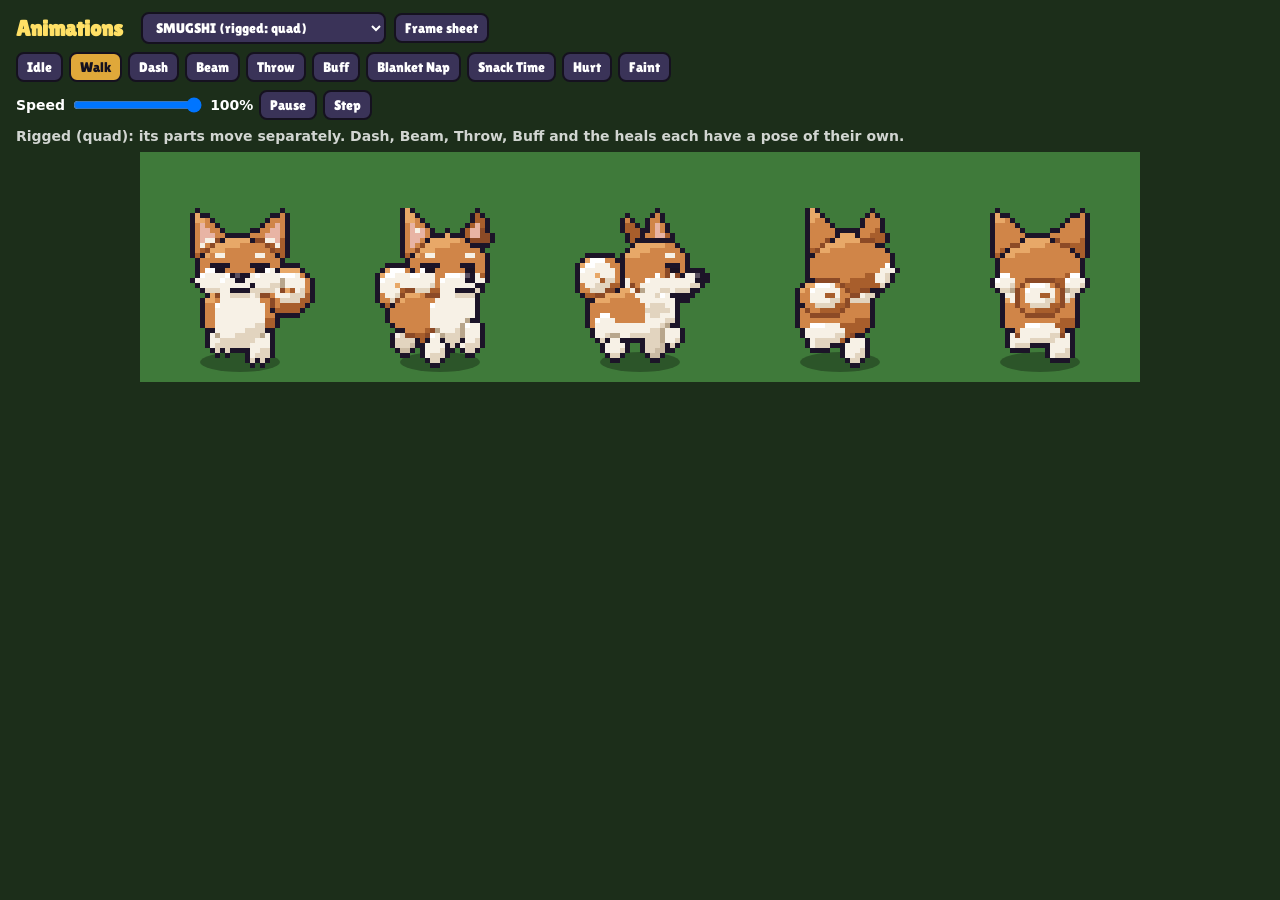
<file: anim.html>
<!doctype html>
<html lang="en">
<head>
  <meta charset="utf-8">
  <meta name="viewport" content="width=device-width, initial-scale=1">
  <title>Deep Archive Animations</title>
  <link rel="stylesheet" href="css/fonts.css">
  <style>
    body { margin: 0; background: #1c2e1a; color: #fff; font-family: 'Lilita One', 'Arial Black', Arial, sans-serif; }
    header { padding: 12px 16px 4px; display: flex; flex-wrap: wrap; gap: 8px; align-items: center; }
    h1 { font-size: 22px; margin: 0 10px 0 0; color: #ffe066; }
    .row { display: flex; flex-wrap: wrap; gap: 6px; align-items: center; padding: 4px 16px; }
    select, button { font: inherit; font-size: 14px; padding: 5px 9px; border-radius: 8px; border: 2px solid #15111f; background: #3a3358; color: #fff; cursor: pointer; }
    button.on { background: #e0a83a; color: #15111f; }
    label { font: 600 14px system-ui, sans-serif; display: flex; gap: 6px; align-items: center; }
    .note { font: 600 14px system-ui, sans-serif; opacity: .8; padding: 4px 16px 8px; }
    canvas { display: block; margin: 0 auto; max-width: 100%; image-rendering: pixelated; }
  </style>
</head>
<body>
  <header>
    <h1>Animations</h1>
    <select id="mon"></select>
    <button id="sheet">Frame sheet</button>
  </header>
  <div class="row" id="anims"></div>
  <div class="row">
    <label>Speed <input type="range" id="speed" min="0.1" max="1" step="0.05" value="1"> <b id="speed-v">100%</b></label>
    <button id="pause">Pause</button>
    <button id="step">Step</button>
  </div>
  <div class="note" id="note"></div>
  <canvas id="c" width="1000" height="230"></canvas>

  <script src="js/data.js"></script>
  <script src="js/pixel.js"></script>
  <script src="js/sprites.js"></script>
  <script src="js/monsters.js"></script>
  <script>
    // Plays a Coreature's animations at real speed (or slowed, paused, stepped) in all five views,
    // with the game's own frame picking (monAnim in sprites.js). "Frame sheet" lays every frame
    // out side by side. Rigged Coreatures (RIGGED) have real frames; the rest just hop.
    buildSprites();
    const SHOW_VIEWS = ['front', 'fside', 'side', 'bside', 'back'];
    // what each button plays: an action the Coreature is doing, on a loop
    const ANIMS = {
      Idle: () => null, Walk: () => null,
      Dash: t => ({ kind: 'dash', t: t % 0.5 }),
      Beam: t => ({ kind: 'beam', t: t % 1.6, phase: t % 1.6 < 0.6 ? 'charge' : 'fire' }),
      Throw: t => ({ kind: 'cast', t: t % 0.9, dur: 0.5, pose: 'throw' }),
      Buff: t => ({ kind: 'cast', t: t % 1, dur: 0.7, pose: 'proud' }),
      'Blanket Nap': t => ({ kind: 'cast', t: 0, dur: 1, pose: 'heal', mv: MOVES.blanketNap }),
      'Snack Time': t => ({ kind: 'cast', t: 0, dur: 1, pose: 'heal', mv: MOVES.snack }),
      Hurt: () => null, Faint: () => null,
    };
    const sel = document.getElementById('mon');
    for (const m of ALL_MONS()) sel.add(new Option(m.name + (RIGGED[m.id] ? '  (rigged: ' + RIGGED[m.id] + ')' : ''), m.id));
    sel.value = 'smugshi';
    let anim = 'Walk', sheet = false, paused = false, stepOnce = false, speed = 1;
    const box = document.getElementById('anims');
    for (const a of Object.keys(ANIMS)) {
      const b = document.createElement('button'); b.textContent = a;
      b.onclick = () => { anim = a; sheet = false; [...box.children].forEach(x => x.classList.toggle('on', x === b)); };
      if (a === anim) b.classList.add('on');
      box.appendChild(b);
    }
    const speedIn = document.getElementById('speed');
    speedIn.oninput = () => { speed = +speedIn.value; document.getElementById('speed-v').textContent = Math.round(speed * 100) + '%'; };
    document.getElementById('pause').onclick = e => { paused = !paused; e.target.textContent = paused ? 'Play' : 'Pause'; };
    document.getElementById('step').onclick = () => { paused = true; stepOnce = true; document.getElementById('pause').textContent = 'Play'; };
    document.getElementById('sheet').onclick = () => { sheet = !sheet; };
    const note = () => document.getElementById('note').textContent = RIGGED[sel.value]
      ? 'Rigged (' + RIGGED[sel.value] + '): its parts move separately. Dash, Beam, Throw, Buff and the heals each have a pose of their own.'
      : 'Not rigged yet: it only hops when walking and dips when attacking.';
    sel.onchange = note; note();

    const c = document.getElementById('c'), x = c.getContext('2d');
    // monAnim reads the real clock; the page runs its own (slowed, paused) clock instead
    let clock = 0;
    ANIM_CLOCK = () => clock;
    const mons = SHOW_VIEWS.map((view, i) => ({ view, walkT: 0, fadeT: 0, phase: i * 0.7 }));
    let last = performance.now();
    function drawSheet() {
      const F = SPRITES[sel.value].frames;
      if (!F) return false;
      const cols = [...F.walk, F.idle[2], F.blink, F.flick, F.windup, F.attack, F.run[0], F.roar, F.throw, F.proud, F.sleep, F.hurt, F.faint];
      const cell = 64, size = SPRITES[sel.value].size;
      c.width = cols.length * cell; c.height = SHOW_VIEWS.length * cell + 20;
      x.imageSmoothingEnabled = false;
      x.fillStyle = '#3f7a3a'; x.fillRect(0, 0, c.width, c.height);
      x.fillStyle = '#fff'; x.font = '12px system-ui';
      ['walk 1', '2', '3', '4', 'idle', 'blink', 'ear', 'wind-up', 'attack', 'dash', 'beam', 'throw', 'buff', 'sleep', 'hurt', 'faint'].forEach((t, i) => x.fillText(t, i * cell + 4, 14));
      SHOW_VIEWS.forEach((v, r) => cols.forEach((fr, i) => {
        const pic = fr[v], k = cell / size * 0.9;
        x.drawImage(pic, Math.round(i * cell + (cell - pic.width * k) / 2), Math.round(20 + r * cell + cell - pic.height * k - 2), pic.width * k, pic.height * k);
      }));
      return true;
    }
    function frame(now) {
      let dt = Math.min(0.05, (now - last) / 1000) * speed; last = now;
      if (paused && !stepOnce) dt = 0;
      if (stepOnce) { dt = 1 / 12; stepOnce = false; }
      clock += dt;
      if (sheet && drawSheet()) { requestAnimationFrame(frame); return; }
      if (c.width !== 1000) { c.width = 1000; c.height = 230; }
      x.imageSmoothingEnabled = false;
      x.fillStyle = '#3f7a3a'; x.fillRect(0, 0, c.width, c.height);
      const sp = SPRITES[sel.value], scale = 5 * 32 / sp.size;
      mons.forEach((m, i) => {
        m.id = sel.value; m.fainted = false; m.fadeT = 0; m.healPose = null; m.healDur = 0;
        const t = clock + m.phase;
        if (anim === 'Walk') m.walkT += 110 * dt;
        m.action = ANIMS[anim](t);
        if (anim === 'Hurt' && (t % 1) < dt + 0.001) animMark(m, 'hurt');
        if (anim === 'Faint') { m.fainted = true; m.fadeT = t % 1.6; }
        const look = monAnim(m, m.phase, false);
        const pic = posed(look.views[m.view], look.sq, look.sh);
        const w = pic.width * scale, h = pic.height * scale;
        const cx = 100 + i * 200, ground = 210;
        x.fillStyle = 'rgba(0,0,0,0.3)'; x.beginPath(); x.ellipse(cx, ground, 40, 10, 0, 0, Math.PI * 2); x.fill();
        x.drawImage(pic, Math.round(cx - w / 2), Math.round(ground - h - look.dy * scale / 1.5 + 6), w, h);
      });
      requestAnimationFrame(frame);
    }
    requestAnimationFrame(frame);
  </script>
</body>
</html>
</file>
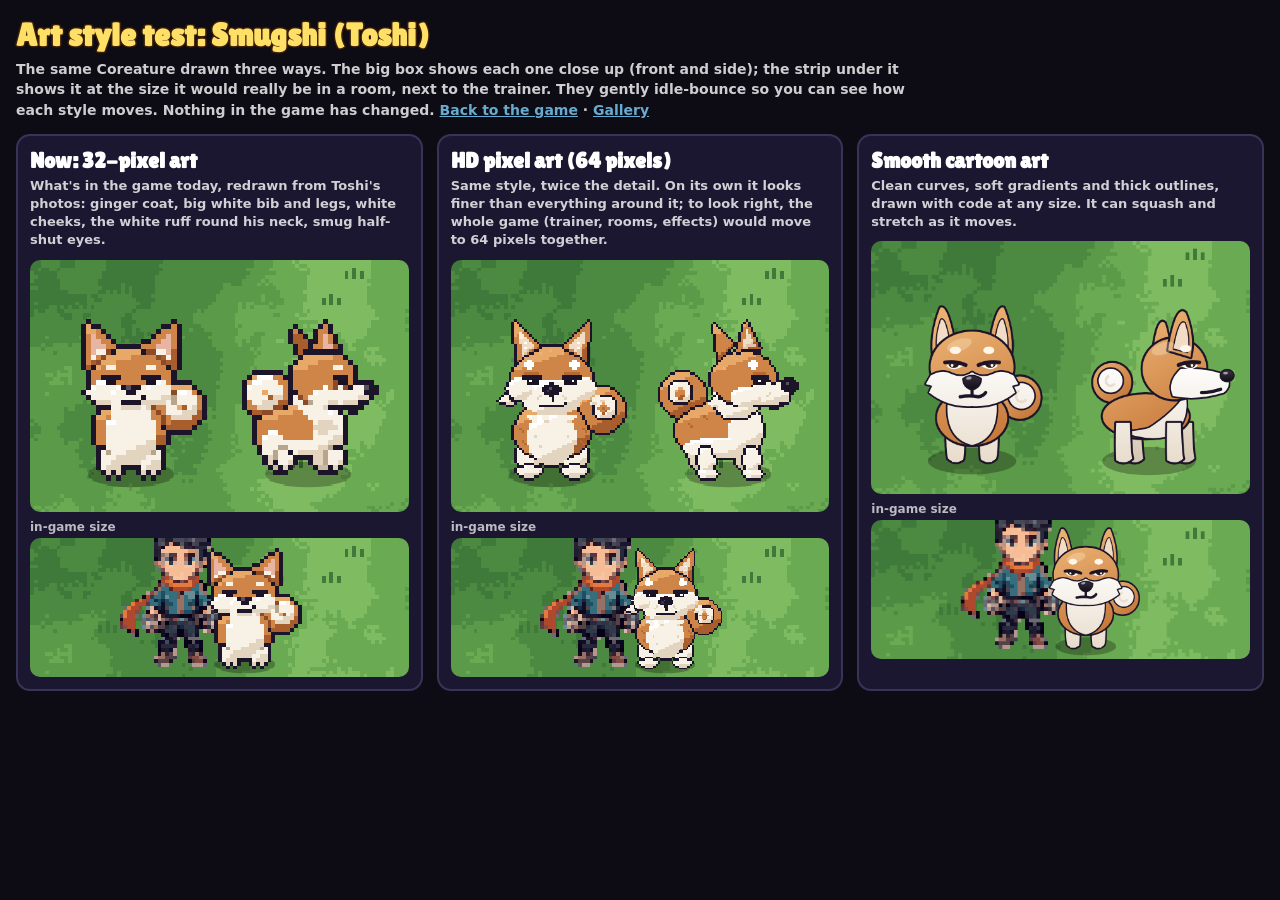
<file: art-test.html>
<!doctype html>
<html lang="en">
<head>
  <meta charset="utf-8">
  <meta name="viewport" content="width=device-width, initial-scale=1">
  <meta name="theme-color" content="#0d0b14">
  <title>Deep Archive Art Test</title>
  <link rel="stylesheet" href="css/fonts.css">
  <style>
    :root { --ink: #15111f; --font: "Lilita One", "Arial Black", "Segoe UI Black", Arial, system-ui, sans-serif; }
    * { box-sizing: border-box; }
    body { margin: 0; background: #0d0b14; color: #fff; font-family: var(--font); padding: 16px; }
    h1 { margin: 0 0 6px; font-size: 32px; color: #ffe066; -webkit-text-stroke: 3px #3a1d05; paint-order: stroke fill; }
    a { color: #7fd4ff; }
    .hint { font: 600 14px/1.45 system-ui, sans-serif; opacity: .8; max-width: 900px; margin-bottom: 14px; }
    .grid { display: grid; grid-template-columns: repeat(auto-fit, minmax(300px, 1fr)); gap: 14px; }
    .col { background: #1c1730; border: 2px solid #3a3358; border-radius: 14px; padding: 12px; }
    .col h2 { margin: 0 0 4px; font-size: 22px; }
    .col p { font: 600 13px/1.4 system-ui, sans-serif; opacity: .8; margin: 4px 0 10px; min-height: 54px; }
    canvas { width: 100%; image-rendering: pixelated; border-radius: 10px; display: block; }
    canvas.smooth { image-rendering: auto; }
    .label { font: 700 12px system-ui, sans-serif; opacity: .7; margin: 8px 0 4px; }
  </style>
</head>
<body>
  <h1>Art style test: Smugshi (Toshi)</h1>
  <div class="hint">The same Coreature drawn three ways. The big box shows each one close up (front and side); the strip under it shows it at the size it would really be in a room, next to the trainer. They gently idle-bounce so you can see how each style moves. Nothing in the game has changed. <a href="./">Back to the game</a> · <a href="gallery.html">Gallery</a></div>
  <div class="grid">
    <div class="col"><h2>Now: 32-pixel art</h2><p>What's in the game today, redrawn from Toshi's photos: ginger coat, big white bib and legs, white cheeks, the white ruff round his neck, smug half-shut eyes.</p>
      <canvas id="a-big" width="300" height="200"></canvas><div class="label">in-game size</div><canvas id="a-game" width="300" height="110"></canvas></div>
    <div class="col"><h2>HD pixel art (64 pixels)</h2><p>Same style, twice the detail. On its own it looks finer than everything around it; to look right, the whole game (trainer, rooms, effects) would move to 64 pixels together.</p>
      <canvas id="b-big" width="300" height="200"></canvas><div class="label">in-game size</div><canvas id="b-game" width="300" height="110"></canvas></div>
    <div class="col"><h2>Smooth cartoon art</h2><p>Clean curves, soft gradients and thick outlines, drawn with code at any size. It can squash and stretch as it moves.</p>
      <canvas id="c-big" class="smooth" width="600" height="400"></canvas><div class="label">in-game size</div><canvas id="c-game" class="smooth" width="600" height="220"></canvas></div>
  </div>

  <script src="js/data.js"></script>
  <script src="js/pixel.js"></script>
  <script src="js/trainers-traced.js"></script>
  <script src="js/trainers.js"></script>
  <script src="js/sprites.js"></script>
  <script src="js/monsters.js"></script>
  <script src="js/arena.js"></script>
  <script>
    buildSprites();
    const O = TOSHI.coat, C = TOSHI.white, EAR = P('#f1dcc4', '#e0c4a8', '#fbeee0');
    const FUR = '#b56a34', FUR_HI = '#eab27a', WSH = '#e2d4bf', WSH2 = '#cbbba4';

    // ---------- B: 64-pixel Toshi ----------
    function hdFront(g) {
      g.ellipse(52, 36, 9, 9, O, { edge: true });                                   // curled tail
      g.ellipse(53, 35, 5.5, 5.5, C, { edge: true });                               // white fluff in the curl
      g.ellipse(52.5, 35.5, 2.2, 2.2, O); g.px(52, 35, FUR);
      g.ellipseM(23, 54, 5, 7, C, { edge: true });                                  // white legs
      g.ellipseM(23, 60, 5.5, 2.6, C, { edge: true });                              // paws
      g.pxM(21, 61, WSH); g.pxM(24, 61, WSH);
      g.ellipse(32, 45, 15, 12, O, { edge: true });                                 // body
      for (const [x, y] of [[19, 43], [20, 48], [44, 43], [43, 48]]) { g.px(x, y, FUR); g.px(x + 1, y + 1, FUR); }
      g.ellipse(32, 47, 10, 11, C);                                                 // big white bib and belly
      g.polyM([[22, 38], [25, 42], [27, 37], [30, 42], [32, 37]], C);               // fluffy throat
      g.pxM(27, 50, WSH); g.pxM(29, 54, WSH); g.px(32, 52, WSH); g.pxM(25, 46, WSH);
      g.polyM([[18, 18], [17, 1], [28, 11]], O, { edge: true });                    // upright ears
      g.polyM([[20, 15], [19, 5], [25.5, 11]], EAR);                                // pale insides
      g.pxM(21, 9, '#ffffff'); g.pxM(21, 11, '#ffffff');
      g.ellipse(32, 24, 16, 13, O, { edge: true });                                 // head
      for (const [x, y] of [[27, 13], [31, 12], [36, 13], [22, 16]]) g.px(x, y, FUR_HI);
      g.ellipse(32, 31, 12, 7.5, C);                                                // white muzzle
      g.ellipseM(19.5, 27.5, 5, 4.5, C);                                            // white cheeks up to the eyes
      g.polyM([[14, 29], [11, 33], [17, 34]], C);                                   // cheek fluff
      g.ellipseM(23, 18, 2.4, 1.6, '#ffffff');                                      // eyebrow spots
      g.rectM(20, 22, 8, 2, OUTLINE);                                               // smug lids
      g.rectM(21, 21, 6, 1, FUR);
      g.rectM(22, 24, 5, 2, DARK_EYE); g.pxM(23, 24, '#ffffff');                    // half-shut eyes with shine
      g.ellipse(32, 28, 3.6, 2.6, OUTLINE); g.px(31, 27, '#5a5060'); g.px(30, 28, '#3a3040');   // big black nose
      g.px(32, 31, OUTLINE); g.px(32, 32, OUTLINE);
      for (let x = 27; x <= 36; x++) g.px(x, 34, OUTLINE);                          // flat, unimpressed mouth
      g.px(37, 33, OUTLINE);                                                        // with a smug corner
      g.pxM(26, 31, WSH); g.pxM(27, 30, WSH);                                       // whisker dots
    }
    function hdSide(g) {
      g.ellipse(14, 30, 9, 9, O, { edge: true });                                   // curled tail
      g.ellipse(13, 29, 5.5, 5.5, C, { edge: true }); g.ellipse(13, 29.5, 2.2, 2.2, O);
      g.ellipse(20, 54, 3.6, 6, P(WSH, WSH2, C.b)); g.ellipse(38, 54, 3.6, 6, P(WSH, WSH2, C.b));   // far legs
      g.ellipse(28, 44, 17, 11, O, { edge: true });                                 // slim body
      for (const [x, y] of [[16, 41], [22, 38], [30, 37], [36, 39]]) { g.px(x, y, FUR); g.px(x + 1, y + 1, FUR); }
      g.ellipse(28, 51, 14, 4, C);                                                  // white belly
      g.ellipse(39, 44, 7, 9, C);                                                   // white chest
      g.ellipse(23, 56, 3.8, 6, C, { edge: true }); g.ellipse(41, 56, 3.8, 6, C, { edge: true });   // white legs
      g.ellipse(24, 61.5, 4, 1.8, C); g.ellipse(42, 61.5, 4, 1.8, C);
      g.ellipse(35, 34, 9, 6.5, C, { edge: true });                                 // white ruff round the neck
      g.poly([[27, 30], [24, 34], [28, 36]], C);
      g.poly([[28, 16], [26, 2], [35, 10]], O);                                     // far ear
      g.ellipse(38, 24, 13, 11, O, { edge: true });                                 // head
      for (const [x, y] of [[26, 29], [26, 31], [27, 33], [28, 34]]) g.px(x, y, C.b);
      g.poly([[35, 14], [39, 0], [45, 12]], O, { edge: true });                     // near ear
      g.poly([[37.5, 12], [39.5, 4], [43, 11]], EAR);
      for (const [x, y] of [[33, 14], [37, 13], [30, 19]]) g.px(x, y, FUR_HI);
      g.poly([[42, 23], [57, 26], [56, 33], [40, 35]], C, { edge: true });          // white fox-like muzzle
      g.ellipse(39, 31, 6, 4, C);                                                   // white cheek
      g.ellipse(42, 18, 2.4, 1.6, '#ffffff');                                       // eyebrow spot
      g.rect(41, 22, 7, 2, OUTLINE); g.rect(42, 21, 5, 1, FUR);                     // smug lid
      g.rect(43, 24, 4, 2, DARK_EYE); g.px(44, 24, '#ffffff');
      g.ellipse(56, 26.5, 3, 2.4, OUTLINE); g.px(55, 25, '#5a5060');                // nose
      for (const [x, y] of [[48, 34], [49, 34], [50, 34], [51, 34], [52, 33], [53, 33]]) g.px(x, y, OUTLINE);
      g.px(47, 30, WSH); g.px(48, 29, WSH);
    }
    function hdSprite(fn) { const g = new PixGrid(64, 64); fn(g); g.outline(); return g.toCanvas(); }
    const HD = { front: hdSprite(hdFront), side: hdSprite(hdSide) };

    // ---------- C: smooth cartoon Toshi (vector paths, drawn at any size) ----------
    const INK = '#1c1428';
    function blob(c, path, fill, lw = 5) {
      c.beginPath(); path(c); c.closePath();
      c.lineJoin = 'round'; c.lineWidth = lw; c.strokeStyle = INK; c.stroke();
      c.fillStyle = fill; c.fill();
    }
    function grad(c, x0, y0, x1, y1, a, b) { const g = c.createLinearGradient(x0, y0, x1, y1); g.addColorStop(0, a); g.addColorStop(1, b); return g; }
    const ell = (x, y, rx, ry, rot = 0) => c => c.ellipse(x, y, rx, ry, rot, 0, Math.PI * 2);
    const COAT_A = '#eab071', COAT_B = '#c27234', WH_A = '#ffffff', WH_B = '#e8dccb', EAR_IN = '#f3dcc6';
    function eye(c, ex, ey, sx, blinkK) {
      const open = 4.5 * (1 - blinkK);
      c.fillStyle = '#ffffff'; c.beginPath(); c.ellipse(ex, ey, 11, Math.max(0.5, open + 1.5), sx * 0.12, 0, Math.PI); c.fill();
      c.fillStyle = '#2a1a14'; c.beginPath(); c.ellipse(ex + sx * 2, ey + 0.5, 6.5, Math.max(0.5, open), 0, 0, Math.PI); c.fill();
      if (open > 2) { c.fillStyle = '#ffffff'; c.beginPath(); c.arc(ex + sx * 4, ey + 2, 1.7, 0, Math.PI * 2); c.fill(); }
      c.strokeStyle = INK; c.lineWidth = 4.5; c.lineCap = 'round';   // heavy smug lid
      c.beginPath(); c.moveTo(ex - 13, ey + sx * 1.5); c.quadraticCurveTo(ex, ey - 3.5, ex + 13, ey - sx * 1.5); c.stroke();
    }
    // Toshi facing the viewer; (0, 0) = his feet
    function toonFront(c, blinkK) {
      const coat = grad(c, -30, -160, 30, -10, COAT_A, COAT_B), white = grad(c, 0, -130, 0, 0, WH_A, WH_B);
      // curled tail: ginger on top, a big white fluff inside
      blob(c, ell(60, -78, 26, 25), grad(c, 40, -104, 80, -52, COAT_A, COAT_B));
      blob(c, ell(62, -80, 16, 15), white, 4);
      c.strokeStyle = WH_B; c.lineWidth = 3; c.beginPath(); c.arc(62, -80, 7, 0.6, 4.4); c.stroke();
      // white legs and paws
      for (const sx of [-1, 1]) {
        blob(c, c => { c.moveTo(sx * 10, -50); c.lineTo(sx * 32, -50); c.quadraticCurveTo(sx * 33, -14, sx * 30, -6); c.quadraticCurveTo(sx * 21, 2, sx * 11, -5); c.quadraticCurveTo(sx * 9, -20, sx * 10, -50); }, white);
        c.strokeStyle = WH_B; c.lineWidth = 2.5; c.beginPath(); c.moveTo(sx * 18, -7); c.lineTo(sx * 18, -2); c.moveTo(sx * 24, -7); c.lineTo(sx * 24, -2); c.stroke();
      }
      // body and the big white bib down to the belly
      blob(c, ell(0, -54, 44, 32), coat);
      blob(c, c => { c.moveTo(-30, -78); c.quadraticCurveTo(0, -64, 30, -78); c.quadraticCurveTo(36, -30, 0, -22); c.quadraticCurveTo(-36, -30, -30, -78); }, white, 4);
      // upright ears with pale insides
      for (const sx of [-1, 1]) {
        blob(c, c => { c.moveTo(sx * 20, -132); c.quadraticCurveTo(sx * 30, -190, sx * 40, -184); c.quadraticCurveTo(sx * 54, -150, sx * 48, -122); }, coat);
        blob(c, c => { c.moveTo(sx * 27, -134); c.quadraticCurveTo(sx * 33, -174, sx * 39, -170); c.quadraticCurveTo(sx * 47, -148, sx * 43, -128); }, EAR_IN, 3);
      }
      // head
      blob(c, ell(0, -114, 52, 42), coat);
      // white cheeks and muzzle, rising right up under the eyes, with fluff at the sides
      blob(c, c => {
        c.moveTo(-52, -104); c.quadraticCurveTo(-38, -112, -26, -106); c.quadraticCurveTo(-12, -100, 0, -108);
        c.quadraticCurveTo(12, -100, 26, -106); c.quadraticCurveTo(38, -112, 52, -104);
        c.lineTo(58, -94); c.lineTo(50, -92); c.lineTo(54, -84); c.quadraticCurveTo(30, -66, 0, -68);
        c.quadraticCurveTo(-30, -66, -54, -84); c.lineTo(-50, -92); c.lineTo(-58, -94);
      }, white, 4);
      // pale eyebrow spots
      c.fillStyle = '#fff6ea'; for (const sx of [-1, 1]) { c.beginPath(); c.ellipse(sx * 21, -134, 7, 4.5, 0, 0, Math.PI * 2); c.fill(); }
      eye(c, -21, -118, -1, blinkK); eye(c, 21, -118, 1, blinkK);
      // big black nose
      blob(c, c => { c.moveTo(-11, -100); c.quadraticCurveTo(0, -107, 11, -100); c.quadraticCurveTo(10, -90, 0, -88); c.quadraticCurveTo(-10, -90, -11, -100); }, grad(c, 0, -106, 0, -88, '#3a3040', '#14101a'), 3);
      c.fillStyle = 'rgba(255,255,255,.55)'; c.beginPath(); c.ellipse(-4, -101, 3.5, 1.8, -0.2, 0, Math.PI * 2); c.fill();
      // flat, unimpressed mouth with a smug corner
      c.strokeStyle = INK; c.lineWidth = 4; c.lineCap = 'round';
      c.beginPath(); c.moveTo(0, -88); c.lineTo(0, -82); c.stroke();
      c.beginPath(); c.moveTo(-15, -79); c.quadraticCurveTo(-4, -81, 8, -79); c.quadraticCurveTo(14, -80, 17, -84); c.stroke();
      // soft sheen on the head
      c.fillStyle = 'rgba(255,240,215,.3)'; c.beginPath(); c.ellipse(-16, -140, 16, 7, -0.3, 0, Math.PI * 2); c.fill();
    }
    // Toshi in profile, facing right: slim and fox-like
    function toonSide(c, blinkK) {
      const coat = grad(c, -40, -150, 40, -10, COAT_A, COAT_B), white = grad(c, 0, -120, 0, 0, WH_A, WH_B), whiteFar = grad(c, 0, -60, 0, 0, '#e8dccb', '#d4c6b2');
      // far legs
      const leg = (x, fill) => blob(c, c => { c.moveTo(x - 9, -48); c.lineTo(x + 8, -48); c.quadraticCurveTo(x + 9, -12, x + 11, -6); c.quadraticCurveTo(x + 2, 2, x - 9, -4); c.quadraticCurveTo(x - 10, -22, x - 9, -48); }, fill);
      leg(-18, whiteFar); leg(46, whiteFar);
      // curled tail over the back
      blob(c, ell(-46, -96, 24, 23), grad(c, -70, -120, -24, -72, COAT_A, COAT_B));
      blob(c, ell(-48, -98, 15, 14), white, 4);
      c.strokeStyle = WH_B; c.lineWidth = 3; c.beginPath(); c.arc(-48, -98, 6, 0.6, 4.4); c.stroke();
      // slim body with white belly and chest
      blob(c, ell(-4, -56, 54, 26), coat);
      blob(c, c => { c.moveTo(-40, -40); c.quadraticCurveTo(0, -24, 30, -34); c.quadraticCurveTo(52, -52, 46, -82); c.quadraticCurveTo(30, -60, 0, -42); c.quadraticCurveTo(-24, -36, -40, -40); }, white, 4);
      // near legs
      leg(-32, white); leg(32, white);
      // ears, head, muzzle
      blob(c, c => { c.moveTo(4, -124); c.quadraticCurveTo(10, -176, 20, -166); c.quadraticCurveTo(28, -144, 24, -120); }, coat);
      blob(c, ell(32, -112, 40, 36), coat);
      blob(c, c => { c.moveTo(24, -134); c.quadraticCurveTo(34, -190, 46, -178); c.quadraticCurveTo(58, -150, 52, -126); }, coat);
      blob(c, c => { c.moveTo(31, -136); c.quadraticCurveTo(38, -172, 45, -166); c.quadraticCurveTo(52, -148, 48, -132); }, EAR_IN, 3);
      blob(c, c => { c.moveTo(40, -112); c.quadraticCurveTo(70, -114, 98, -104); c.quadraticCurveTo(104, -92, 94, -84); c.quadraticCurveTo(60, -74, 30, -80); c.quadraticCurveTo(22, -96, 40, -112); }, white, 4);   // long white muzzle
      c.fillStyle = '#fff6ea'; c.beginPath(); c.ellipse(46, -136, 7, 4.5, 0, 0, Math.PI * 2); c.fill();
      eye(c, 50, -118, 1, blinkK);
      blob(c, ell(98, -104, 8, 6.5), grad(c, 98, -110, 98, -98, '#3a3040', '#14101a'), 3);
      c.fillStyle = 'rgba(255,255,255,.55)'; c.beginPath(); c.ellipse(96, -107, 3, 1.6, 0, 0, Math.PI * 2); c.fill();
      c.strokeStyle = INK; c.lineWidth = 4; c.lineCap = 'round';
      c.beginPath(); c.moveTo(66, -84); c.quadraticCurveTo(78, -84, 90, -88); c.stroke();
      c.fillStyle = 'rgba(255,240,215,.3)'; c.beginPath(); c.ellipse(18, -136, 15, 7, -0.3, 0, Math.PI * 2); c.fill();
    }

    // ---------- scenes ----------
    const ground = buildBackdrop('meadow', 7).canvas;
    function bg(c, w, h, scale) {
      c.imageSmoothingEnabled = false;
      c.drawImage(ground, 0, 0, w / scale, h / scale, 0, 0, w, h);
    }
    function shadow(c, x, y, rx) { c.fillStyle = 'rgba(0,0,0,0.28)'; c.beginPath(); c.ellipse(x, y, rx, rx * 0.3, 0, 0, Math.PI * 2); c.fill(); }
    function pixelSprite(c, img, x, y, s, bob, flip = 1) {
      c.imageSmoothingEnabled = false;
      const w = img.width * s, h = img.height * s;
      c.save(); c.translate(x, 0); c.scale(flip, 1); c.drawImage(img, Math.round(-w / 2), Math.round(y - h + bob), w, h); c.restore();
    }
    const trainer = { front: trainerCanvas(TRAINER_DEFAULT_LOOK, 'front') };
    const blinkAt = t => { const p = t % 3.2; return p < 0.12 ? Math.sin(p / 0.12 * Math.PI) : 0; };

    function frame(now) {
      const t = now / 1000, bobPx = Math.sin(t * 3) > 0.6 ? -1 : 0;
      // A: today's art
      let c = document.getElementById('a-big').getContext('2d'); bg(c, 300, 200, 3);
      shadow(c, 80, 170, 34); shadow(c, 220, 170, 34);
      pixelSprite(c, SPRITES.smugshi.views.front, 80, 175, 4, bobPx * 4); pixelSprite(c, SPRITES.smugshi.views.side, 220, 175, 4, bobPx * 4);
      c = document.getElementById('a-game').getContext('2d'); bg(c, 300, 110, 3);
      shadow(c, 170, 100, 24); pixelSprite(c, trainer.front, 110, 102, 3, 0); pixelSprite(c, SPRITES.smugshi.views.front, 170, 104, 3, bobPx * 3);
      // B: 64-pixel art (same on-screen size as A, so twice the detail)
      c = document.getElementById('b-big').getContext('2d'); bg(c, 300, 200, 3);
      shadow(c, 80, 170, 34); shadow(c, 220, 170, 34);
      pixelSprite(c, HD.front, 80, 175, 2, bobPx * 2); pixelSprite(c, HD.side, 220, 175, 2, bobPx * 2);
      c = document.getElementById('b-game').getContext('2d'); bg(c, 300, 110, 3);
      shadow(c, 170, 100, 24); pixelSprite(c, trainer.front, 110, 102, 3, 0); pixelSprite(c, HD.front, 170, 104, 1.5, bobPx * 1.5);
      // C: smooth cartoon, with a squash-and-stretch idle
      const sq = 1 + Math.sin(t * 4) * 0.035, blink = blinkAt(t);
      c = document.getElementById('c-big').getContext('2d'); bg(c, 600, 400, 6);
      shadow(c, 160, 348, 70); shadow(c, 440, 348, 74);
      for (const [x, fn] of [[160, toonFront], [440, toonSide]]) {
        c.save(); c.translate(x, 352); c.scale(1.3 / sq, 1.3 * sq); fn(c, blink); c.restore();
      }
      c = document.getElementById('c-game').getContext('2d'); bg(c, 600, 220, 6);
      shadow(c, 340, 200, 48); pixelSprite(c, trainer.front, 220, 204, 6, 0);
      c.save(); c.translate(340, 204); c.scale(1.0 / sq, 1.0 * sq); toonFront(c, blink); c.restore();
      requestAnimationFrame(frame);
    }
    requestAnimationFrame(frame);
  </script>
</body>
</html>
</file>
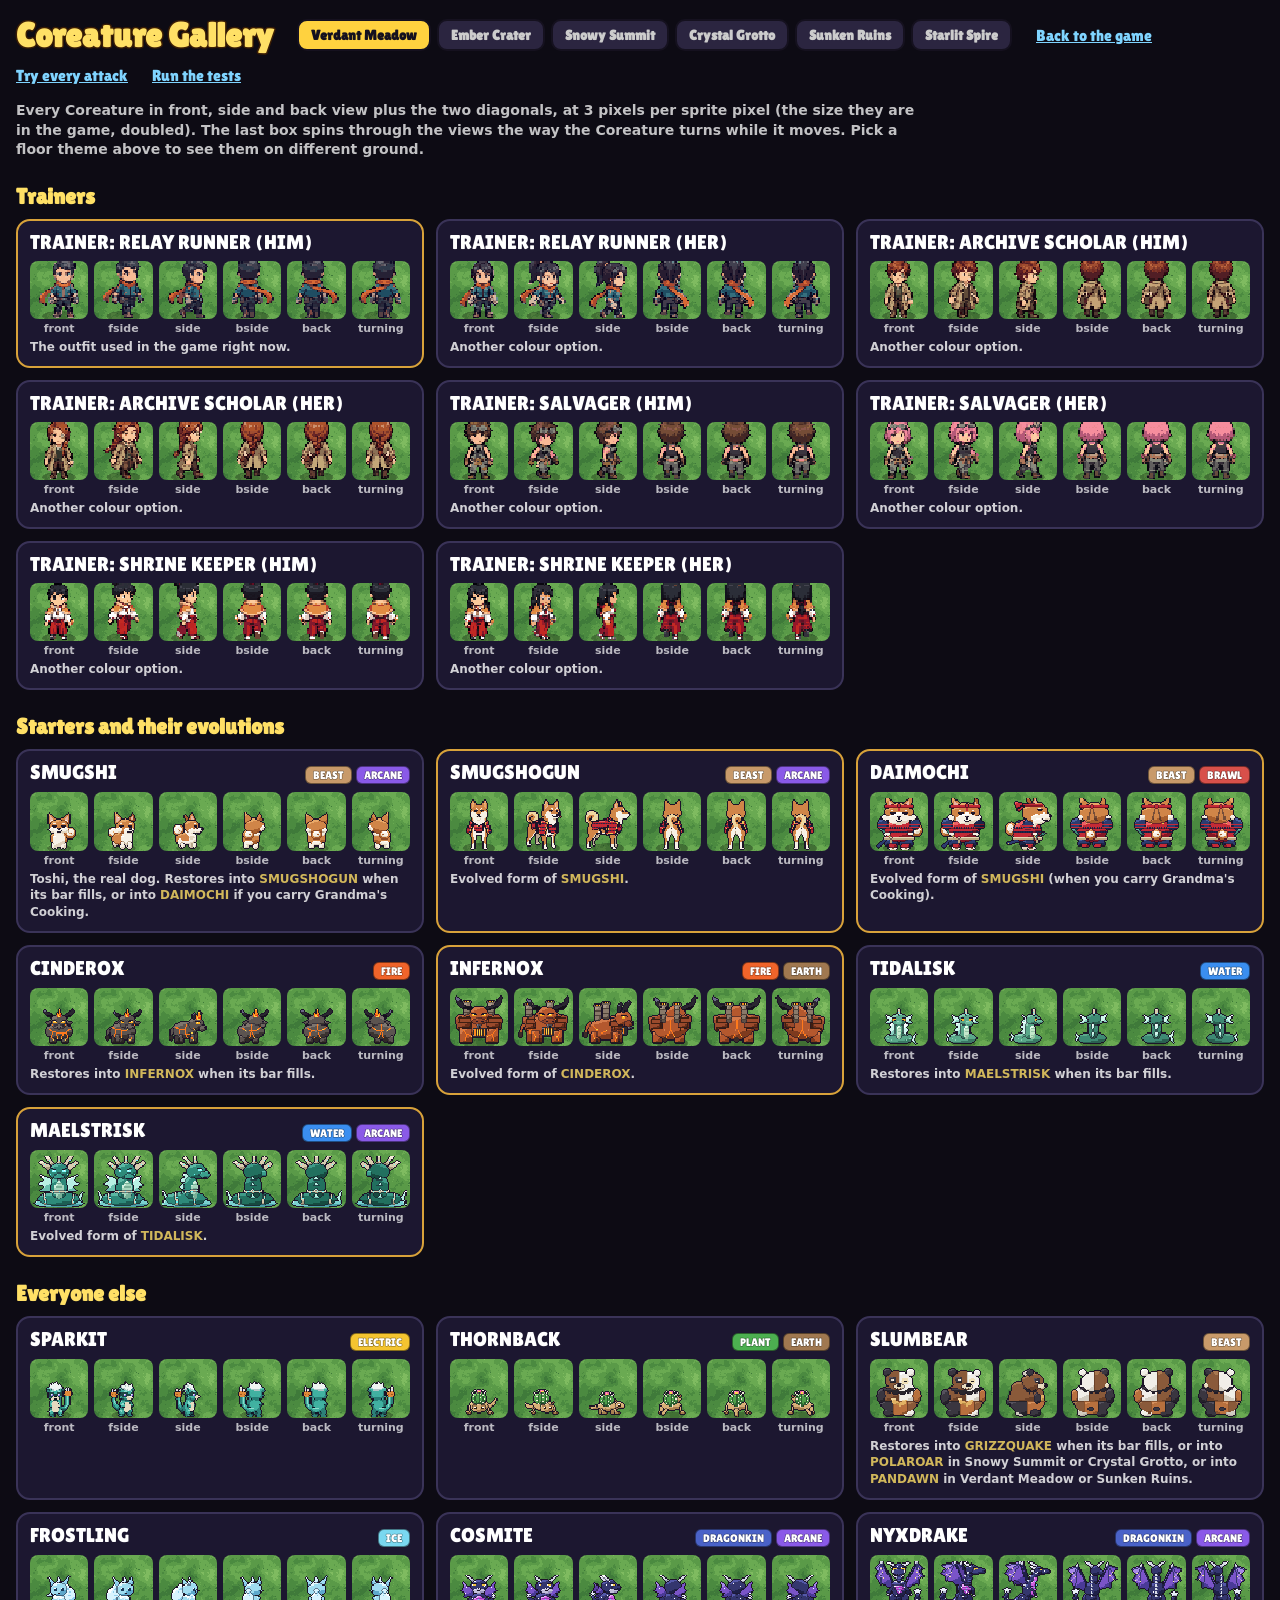
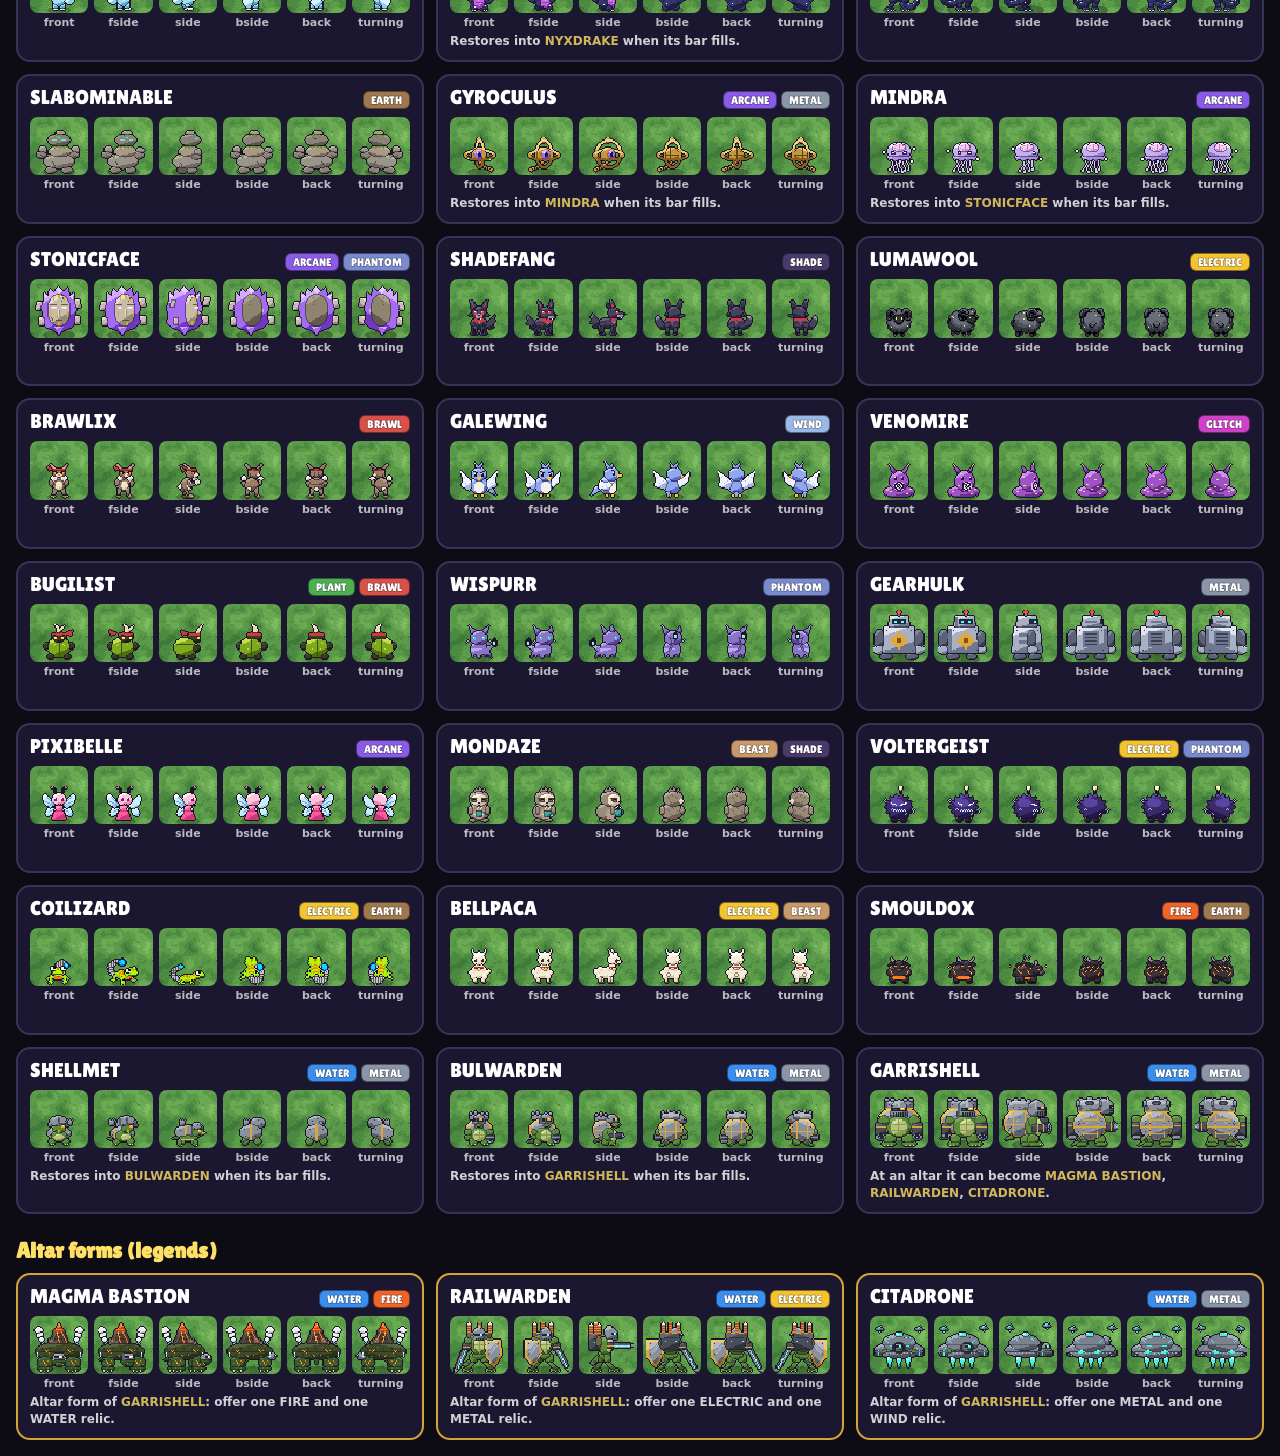
<file: gallery.html>
<!doctype html>
<html lang="en">
<head>
  <meta charset="utf-8">
  <meta name="viewport" content="width=device-width, initial-scale=1">
  <meta name="theme-color" content="#0d0b14">
  <title>Deep Archive Gallery</title>
  <link rel="stylesheet" href="css/fonts.css">
  <style>
    :root { --ink: #15111f; --font: "Lilita One", "Arial Black", "Segoe UI Black", Arial, system-ui, sans-serif; }
    * { box-sizing: border-box; }
    body { margin: 0; background: #0d0b14; color: #fff; font-family: var(--font); padding: 16px; }
    header { display: flex; flex-wrap: wrap; align-items: center; gap: 12px 24px; margin-bottom: 16px; }
    h1 { margin: 0; font-size: 34px; color: #ffe066; -webkit-text-stroke: 3px #3a1d05; paint-order: stroke fill; }
    h2 { font-size: 22px; margin: 24px 0 10px; color: #ffe066; }
    a { color: #7fd4ff; }
    .hint { font: 600 14px/1.4 system-ui, sans-serif; opacity: .75; max-width: 900px; }
    .chips { display: flex; flex-wrap: wrap; gap: 6px; }
    .chips button { font: 900 14px var(--font); padding: 6px 12px; border-radius: 10px; border: 2px solid var(--ink); background: #2b2540; color: #ccc; cursor: pointer; }
    .chips button.on { background: #ffd23f; color: var(--ink); }
    .grid { display: grid; grid-template-columns: repeat(auto-fill, minmax(330px, 1fr)); gap: 12px; }
    .card { background: #1c1730; border: 2px solid #3a3358; border-radius: 14px; padding: 10px 12px; }
    .card.evo { border-color: #d8a23a; }
    .top { display: flex; align-items: baseline; justify-content: space-between; gap: 8px; }
    .name { font-size: 20px; }
    .tags { display: flex; gap: 4px; }
    .tag { font-size: 11px; padding: 2px 7px; border-radius: 6px; color: #fff; -webkit-text-stroke: 1px rgba(0,0,0,.5); paint-order: stroke fill; border: 1px solid rgba(0,0,0,.45); }
    .views { display: grid; grid-template-columns: repeat(var(--n, 4), 1fr); gap: 6px; margin: 8px 0 4px; }
    .views figure { margin: 0; text-align: center; }
    .views canvas { width: 100%; aspect-ratio: 1; image-rendering: pixelated; border-radius: 8px; display: block; }
    figcaption { font: 700 11px system-ui, sans-serif; opacity: .7; margin-top: 3px; }
    .note { font: 600 12px/1.4 system-ui, sans-serif; opacity: .8; }
    .note b { color: #ffe066; }
  </style>
</head>
<body>
  <header>
    <h1>Coreature Gallery</h1>
    <div class="chips" id="bg"></div>
    <a href="./">Back to the game</a> <a href="moves.html">Try every attack</a> <a href="test.html">Run the tests</a>
  </header>
  <div class="hint">Every Coreature in front, side and back view plus the two diagonals, at 3 pixels per sprite pixel (the size they are in the game, doubled). The last box spins through the views the way the Coreature turns while it moves. Pick a floor theme above to see them on different ground.</div>
  <div id="sections"></div>

  <script src="js/data.js"></script>
  <script src="js/pixel.js"></script>
  <script src="js/trainers-traced.js"></script>
  <script src="js/trainers.js"></script>
  <script src="js/sprites.js"></script>
  <script src="js/monsters.js"></script>
  <script src="js/arena.js"></script>
  <script>
    buildSprites();
    const SPIN4 = [['front', 1], ['side', 1], ['back', 1], ['side', -1]];
    const SPIN8 = [['front', 1], ['fside', 1], ['side', 1], ['bside', 1], ['back', 1], ['bside', -1], ['side', -1], ['fside', -1]];
    const VIEWS4 = ['front', 'side', 'back', 'turning'], VIEWS6 = ['front', 'fside', 'side', 'bside', 'back', 'turning'];
    const viewBoxes = vs => `<div class="views" style="--n:${vs.length}">${vs.map(v => `<figure><canvas width="150" height="150" data-v="${v}"></canvas><figcaption>${v}</figcaption></figure>`).join('')}</div>`;
    const tag = t => `<span class="tag" style="background:${TYPES[t].color}">${TYPES[t].name}</span>`;
    const canvases = [];   // [canvas, id, view, flip]
    let stage = 'meadow';

    const relicName = id => ({ grandma: "Grandma's Cooking" })[id] || id;
    const areaName = k => (STAGES[k] && STAGES[k].name) || k;   // floor areas, for branches decided by where a Coreature Restores   // the relics that open an evolution branch (the gallery doesn't load dungeon.js)
    function card(def) {
      const el = document.createElement('div');
      el.className = 'card' + (def.from ? ' evo' : '');
      let note = '';
      if (def.evolve) note = `Restores into <b>${ROSTER_BY_ID[def.evolve.to].name}</b> when its bar fills` + (def.evolve.alts || []).map(a => `, or into <b>${ROSTER_BY_ID[a.to].name}</b> ` + (a.relic ? `if you carry ${relicName(a.relic)}` : `in ${a.areas.map(areaName).join(' or ')}`)).join('') + '.';
      if (def.from) note = `Evolved form of <b>${ROSTER_BY_ID[def.from].name}</b>` + (def.needs ? ` (when you carry ${relicName(def.needs)})` : def.areas ? ` (when it Restores in ${def.areas.map(areaName).join(' or ')})` : '') + '.';
      if (def.recipe) note = `Altar form of <b>${ROSTER_BY_ID[def.from].name}</b>: offer one ${def.recipe.map(t => t.toUpperCase()).join(' and one ')} relic.`;
      if (def.branches) note += ` At an altar it can become ${Object.keys(def.branches).map(k => '<b>' + ROSTER_BY_ID[k].name + '</b>').join(', ')}.`;
      if (def.id === 'smugshi') note = 'Toshi, the real dog. ' + note;
      el.innerHTML = `<div class="top"><span class="name">${def.name}</span><span class="tags">${def.types.map(tag).join('')}</span></div>
        ${viewBoxes(SPRITES[def.id].diag ? VIEWS6 : VIEWS4)}
        <div class="note">${note || '&nbsp;'}</div>`;
      el.querySelectorAll('canvas').forEach(cv => canvases.push({ cv, id: def.id, v: cv.dataset.v }));
      return el;
    }

    function section(title, defs) {
      const h = document.createElement('h2'); h.textContent = title;
      const g = document.createElement('div'); g.className = 'grid';
      defs.forEach(d => g.appendChild(card(d)));
      $sections.append(h, g);
    }
    const $sections = document.getElementById('sections');
    const starters = ['smugshi', 'cinderox', 'tidalisk'];
    section('Starters and their evolutions', starters.flatMap(id => [ROSTER_BY_ID[id], ...[ROSTER_BY_ID[id].evolve.to, ...(ROSTER_BY_ID[id].evolve.alts || []).map(a => a.to)].map(k => ROSTER_BY_ID[k])]));
    section('Everyone else', ROSTER.filter(m => !starters.includes(m.id)));
    section('Altar forms (legends)', LEGENDS);

    // the trainers, every look
    const trImgs = {};
    const h = document.createElement('h2'); h.textContent = 'Trainers';
    const g = document.createElement('div'); g.className = 'grid';
    for (const [key, o] of Object.entries(TRAINER_LOOK_NAMES)) {
      trImgs[key] = Object.fromEntries(TRAINER_VIEWS.map(v => [v, trainerCanvas(key, v)]));
      const tr = document.createElement('div'); tr.className = 'card' + (key === TRAINER_DEFAULT_LOOK ? ' evo' : '');
      tr.innerHTML = `<div class="top"><span class="name">TRAINER: ${o.name.toUpperCase()}</span></div>${viewBoxes(VIEWS6)}<div class="note">${key === TRAINER_DEFAULT_LOOK ? 'The outfit used in the game right now.' : 'Another colour option.'}</div>`;
      tr.querySelectorAll('canvas').forEach(cv => canvases.push({ cv, trainer: key, v: cv.dataset.v }));
      g.appendChild(tr);
    }
    $sections.prepend(h, g);

    // floor theme picker: each box sits on a patch of that floor's ground
    const grounds = {};
    function ground(key) {
      return grounds[key] || (grounds[key] = buildBackdrop(key, 99).canvas);
    }
    const bg = document.getElementById('bg');
    for (const key of Object.keys(STAGES)) {
      const b = document.createElement('button');
      b.textContent = STAGES[key].name; b.className = key === stage ? 'on' : '';
      b.onclick = () => { stage = key; bg.querySelectorAll('button').forEach(x => x.classList.toggle('on', x === b)); drawAll(0); };
      bg.appendChild(b);
    }

    function draw(o, t) {
      const c = o.cv.getContext('2d');
      c.imageSmoothingEnabled = false;
      c.drawImage(ground(stage), 200, 110, 150, 150, 0, 0, 150, 150);
      let v = o.v, flip = 1;
      if (v === 'turning') { const spin = o.trainer || SPRITES[o.id].diag ? SPIN8 : SPIN4; [v, flip] = spin[Math.floor(t / 0.4) % spin.length]; }
      const img = o.trainer ? trImgs[o.trainer][v] : SPRITES[o.id].views[v];
      const s = o.trainer ? 4 : 3, w = img.width * s, hgt = img.height * s;
      // shadow, then the sprite standing on it
      c.fillStyle = 'rgba(0,0,0,0.28)';
      c.beginPath(); c.ellipse(75, 143, w * 0.32, w * 0.1, 0, 0, Math.PI * 2); c.fill();
      c.save(); c.translate(75, 0); c.scale(o.v === 'turning' ? flip : 1, 1);
      c.drawImage(img, -w / 2, 148 - hgt, w, hgt); c.restore();
    }
    function drawAll(t) { for (const o of canvases) if (o.v !== 'turning' || t === 0) draw(o, t); }
    drawAll(0);
    let start = performance.now();
    (function loop(now) {
      const t = Math.max(0, (now - start) / 1000);
      for (const o of canvases) if (o.v === 'turning') draw(o, t);
      requestAnimationFrame(loop);
    })(start);
  </script>
</body>
</html>
</file>
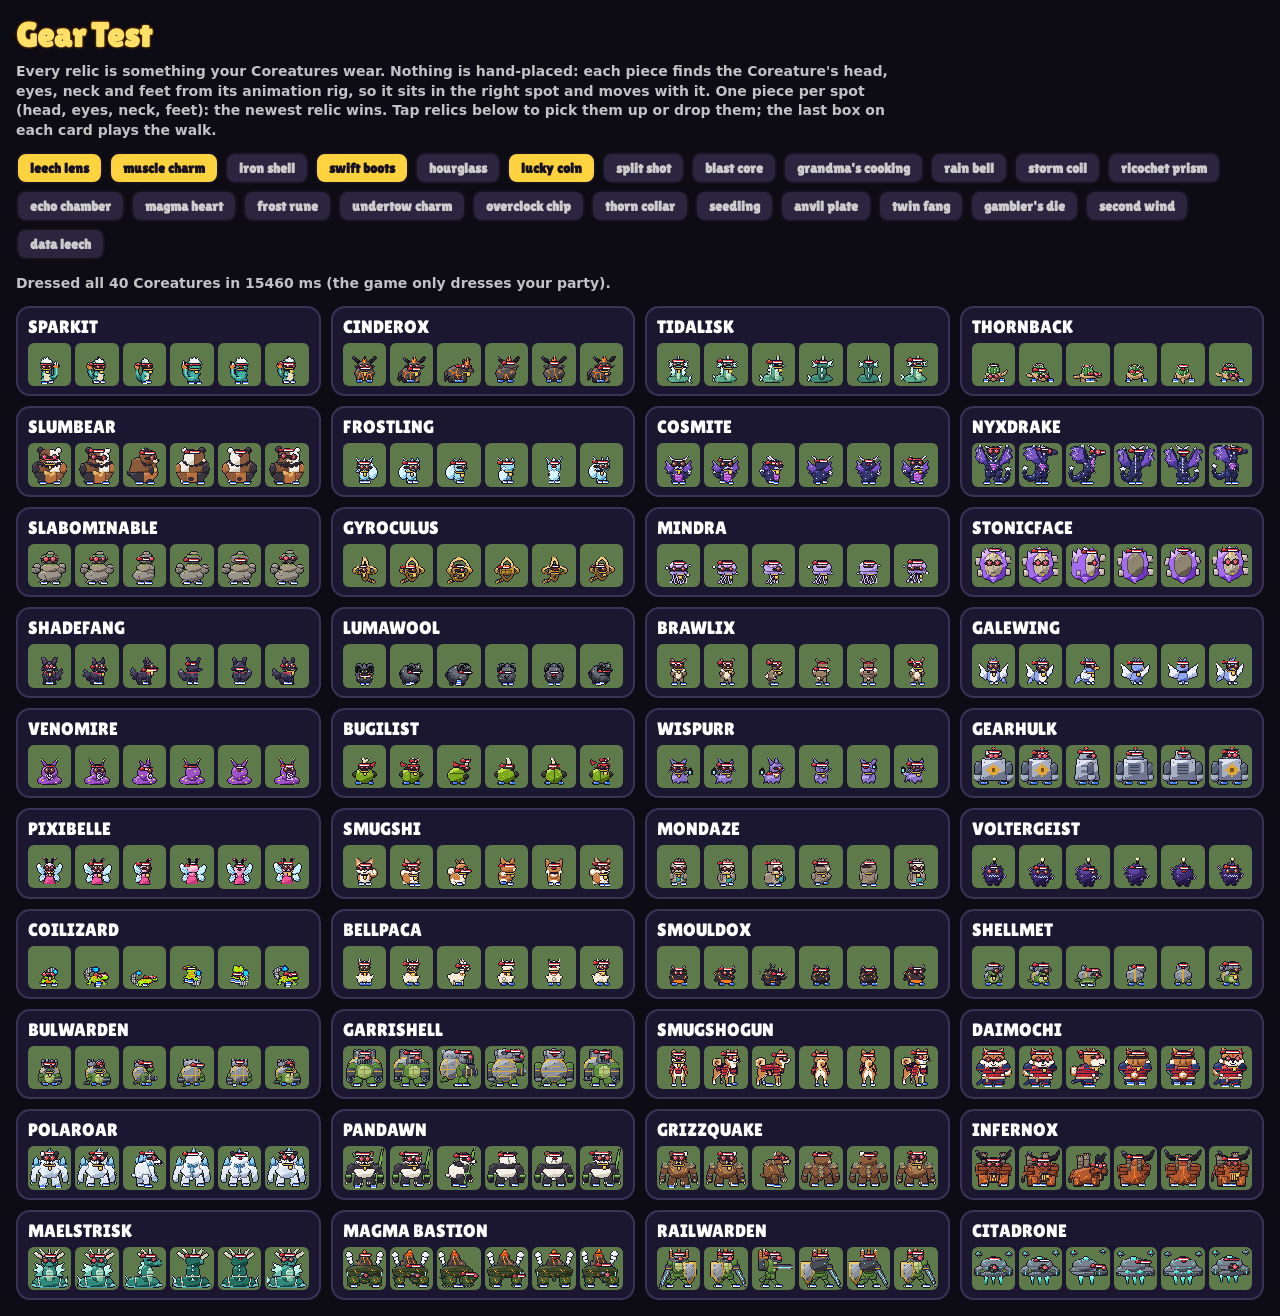
<file: gear.html>
<!doctype html>
<html lang="en">
<head>
  <meta charset="utf-8">
  <meta name="viewport" content="width=device-width, initial-scale=1">
  <meta name="theme-color" content="#0d0b14">
  <title>Gear Test</title>
  <link rel="stylesheet" href="css/fonts.css">
  <style>
    :root { --ink: #15111f; --font: "Lilita One", "Arial Black", "Segoe UI Black", Arial, system-ui, sans-serif; }
    * { box-sizing: border-box; }
    body { margin: 0; background: #0d0b14; color: #fff; font-family: var(--font); padding: 16px; }
    h1 { margin: 0 0 8px; font-size: 34px; color: #ffe066; -webkit-text-stroke: 3px #3a1d05; paint-order: stroke fill; }
    .hint { font: 600 14px/1.4 system-ui, sans-serif; opacity: .75; max-width: 900px; margin-bottom: 12px; }
    .chips { display: flex; flex-wrap: wrap; gap: 6px; margin-bottom: 14px; }
    .chips button { font: 900 14px var(--font); padding: 6px 12px; border-radius: 10px; border: 2px solid var(--ink); background: #2b2540; color: #ccc; cursor: pointer; }
    .chips button.on { background: #ffd23f; color: var(--ink); }
    .grid { display: grid; grid-template-columns: repeat(auto-fill, minmax(300px, 1fr)); gap: 10px; }
    .card { background: #1c1730; border: 2px solid #3a3358; border-radius: 14px; padding: 8px 10px; }
    .name { font-size: 18px; }
    .views { display: grid; grid-template-columns: repeat(6, 1fr); gap: 4px; margin-top: 6px; }
    .views canvas { width: 100%; aspect-ratio: 1; image-rendering: pixelated; border-radius: 6px; display: block; background: #5f7a4a; }
  </style>
</head>
<body>
  <h1>Gear Test</h1>
  <div class="hint">Every relic is something your Coreatures wear. Nothing is hand-placed: each piece finds the Coreature's head, eyes, neck and feet from its animation rig, so it sits in the right spot and moves with it. One piece per spot (head, eyes, neck, feet): the newest relic wins. Tap relics below to pick them up or drop them; the last box on each card plays the walk.</div>
  <div class="chips" id="pick"></div>
  <div class="hint" id="time"></div>
  <div class="grid" id="grid"></div>

  <script src="js/data.js"></script>
  <script src="js/pixel.js"></script>
  <script src="js/sprites.js"></script>
  <script src="js/monsters.js"></script>
  <script src="js/movesets.js"></script>
  <script src="js/dungeon.js"></script>
  <script src="js/gear.js"></script>
  <script>
    buildSprites();
    const ALL = Object.keys(RELICS).filter(relicGear);
    let owned = ['muscleCharm', 'leechLens', 'luckyCoin', 'swiftBoots'];   // in the order picked up
    const VIEWS5 = ['front', 'fside', 'side', 'bside', 'back'];
    const pick = document.getElementById('pick'), grid = document.getElementById('grid');
    const cards = {};
    function chips() {
      pick.innerHTML = '';
      for (const k of ALL) {
        const b = document.createElement('button');
        b.textContent = RELICS[k].name.toLowerCase(); b.className = owned.includes(k) ? 'on' : '';
        b.title = relicGear(k);
        b.onclick = () => { owned = owned.includes(k) ? owned.filter(x => x !== k) : [...owned, k]; chips(); dressAll(); };
        pick.appendChild(b);
      }
    }
    function paint(cv, img) {
      const x = cv.getContext('2d'); x.imageSmoothingEnabled = false; x.clearRect(0, 0, cv.width, cv.height);
      const s = Math.floor(cv.width / 48), o = (cv.width - img.width * s) / 2;
      x.drawImage(img, o, cv.height - img.height * s - 6, img.width * s, img.height * s);
    }
    for (const mon of ALL_MONS()) {
      const el = document.createElement('div'); el.className = 'card';
      el.innerHTML = `<div class="name">${mon.name}</div><div class="views">${[...VIEWS5, 'walk'].map(v => `<canvas width="144" height="144" data-v="${v}"></canvas>`).join('')}</div>`;
      grid.appendChild(el); cards[mon.id] = el;
    }
    const sets = {};
    // the same quick path the game uses when you pick up a relic
    function dressAll() {
      const t0 = performance.now(), gear = gearFor(owned);
      for (const mon of ALL_MONS()) {
        const sp = sets[mon.id] = gear.length ? gearSet(mon.id, gear) : SPRITES[mon.id];
        cards[mon.id].querySelectorAll('canvas').forEach(cv => { if (cv.dataset.v !== 'walk') paint(cv, sp.views[cv.dataset.v]); });
      }
      document.getElementById('time').textContent = `Dressed all ${ALL_MONS().length} Coreatures in ${Math.round(performance.now() - t0)} ms (the game only dresses your party).`;
    }
    let t = 0;
    setInterval(() => {
      t++;
      for (const [id, el] of Object.entries(cards)) {
        const sp = sets[id], w = sp.frames && sp.frames.walk;
        paint(el.querySelector('canvas[data-v="walk"]'), w ? w[t % w.length].fside : sp.views.fside);
      }
    }, 140);
    chips(); dressAll();
  </script>
</body>
</html>
</file>
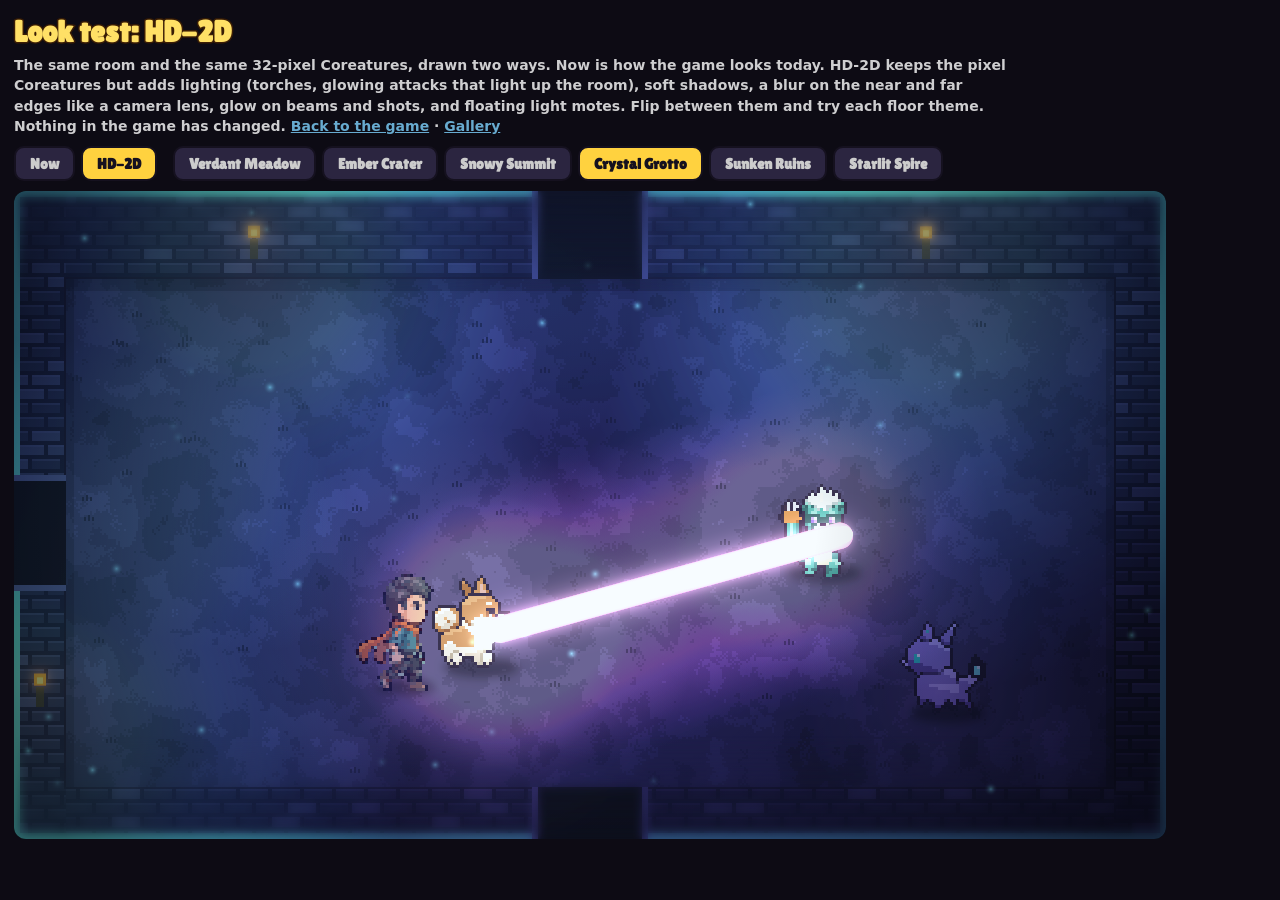
<file: hd2d-test.html>
<!doctype html>
<html lang="en">
<head>
  <meta charset="utf-8">
  <meta name="viewport" content="width=device-width, initial-scale=1">
  <meta name="theme-color" content="#0d0b14">
  <title>Deep Archive HD-2D Test</title>
  <link rel="stylesheet" href="css/fonts.css">
  <style>
    :root { --ink: #15111f; --font: "Lilita One", "Arial Black", "Segoe UI Black", Arial, system-ui, sans-serif; }
    * { box-sizing: border-box; }
    body { margin: 0; background: #0d0b14; color: #fff; font-family: var(--font); padding: 14px; }
    h1 { margin: 0 0 6px; font-size: 30px; color: #ffe066; -webkit-text-stroke: 3px #3a1d05; paint-order: stroke fill; }
    a { color: #7fd4ff; }
    .hint { font: 600 14px/1.45 system-ui, sans-serif; opacity: .8; max-width: 1000px; margin-bottom: 10px; }
    .bar { display: flex; flex-wrap: wrap; gap: 8px 16px; align-items: center; margin-bottom: 10px; }
    .chips { display: flex; gap: 6px; flex-wrap: wrap; }
    .chips button { font: 900 15px var(--font); padding: 7px 14px; border-radius: 10px; border: 2px solid var(--ink); background: #2b2540; color: #ccc; cursor: pointer; }
    .chips button.on { background: #ffd23f; color: var(--ink); }
    #view { width: 100%; max-width: 1152px; aspect-ratio: 16 / 9; display: block; border-radius: 12px; background: #000; }
    .label { font: 700 13px system-ui, sans-serif; opacity: .7; }
  </style>
</head>
<body>
  <h1>Look test: HD-2D</h1>
  <div class="hint">The same room and the same 32-pixel Coreatures, drawn two ways. <b>Now</b> is how the game looks today. <b>HD-2D</b> keeps the pixel Coreatures but adds lighting (torches, glowing attacks that light up the room), soft shadows, a blur on the near and far edges like a camera lens, glow on beams and shots, and floating light motes. Flip between them and try each floor theme. Nothing in the game has changed. <a href="./">Back to the game</a> · <a href="gallery.html">Gallery</a></div>
  <div class="bar">
    <div class="chips" id="look"><button data-v="now">Now</button><button data-v="hd" class="on">HD-2D</button></div>
    <div class="chips" id="stage"></div>
  </div>
  <canvas id="view" width="1152" height="648"></canvas>

  <script src="js/data.js"></script>
  <script src="js/pixel.js"></script>
  <script src="js/trainers-traced.js"></script>
  <script src="js/trainers.js"></script>
  <script src="js/sprites.js"></script>
  <script src="js/monsters.js"></script>
  <script src="js/arena.js"></script>
  <script>
    buildSprites();
    const S = 2, SPR_SCALE = 1.5;      // canvas pixels per world unit, world units per sprite pixel (same as the game)
    const view = document.getElementById('view'), ctx = view.getContext('2d');
    const CW = view.width, CH = view.height;
    const off = () => { const c = document.createElement('canvas'); c.width = CW; c.height = CH; return c; };
    const sceneCv = off(), lightCv = off(), glowCv = off(), blurCv = off();
    let look = 'hd', stageKey = 'grotto';
    const rooms = {};
    function room(key) {
      if (!rooms[key]) {
        const r = { w: W, h: H, doors: { n: 1, s: 1, w: 1 }, seed: 4242 };
        rooms[key] = roomCanvas(r, key).canvas;
      }
      return rooms[key];
    }
    // lighting per theme: ambient darkness and the torch colour
    const MOOD = {
      meadow: { amb: 'rgb(185,180,190)', torch: [255, 200, 120], tint: 'rgba(255,220,170,0.06)' },
      crater: { amb: 'rgb(130,95,90)', torch: [255, 140, 60], tint: 'rgba(255,120,40,0.08)' },
      summit: { amb: 'rgb(160,170,195)', torch: [200, 220, 255], tint: 'rgba(180,200,255,0.06)' },
      grotto: { amb: 'rgb(105,100,150)', torch: [120, 240, 230], tint: 'rgba(120,200,255,0.06)' },
      ruins:  { amb: 'rgb(175,155,125)', torch: [255, 190, 110], tint: 'rgba(255,200,130,0.07)' },
    };
    const chips = document.getElementById('stage');
    for (const key of Object.keys(STAGES)) {
      const b = document.createElement('button'); b.textContent = STAGES[key].name; b.dataset.v = key;
      if (key === stageKey) b.className = 'on';
      b.onclick = () => { stageKey = key; chips.querySelectorAll('button').forEach(x => x.classList.toggle('on', x === b)); };
      chips.appendChild(b);
    }
    document.getElementById('look').onclick = e => {
      const b = e.target.closest('button'); if (!b) return;
      look = b.dataset.v; document.querySelectorAll('#look button').forEach(x => x.classList.toggle('on', x === b));
    };

    // ---------- a tiny scripted fight ----------
    const F = roomField({ w: W, h: H });
    const toshi = { id: 'smugshi', x: 210, y: 220, face: 1, view: 'side' };
    const wild = [{ id: 'sparkit', x: 400, y: 170, face: -1, view: 'front' }, { id: 'wispurr', x: 440, y: 260, face: -1, view: 'side' }];
    const trainerImgs = { front: trainerCanvas(TRAINER_DEFAULT_LOOK, 'front'), side: trainerCanvas(TRAINER_DEFAULT_LOOK, 'side') };
    const trainer = { x: 170, y: 232 };
    const torches = [{ x: 120, y: 26 }, { x: 456, y: 26 }, { x: 13, y: 250 }];
    const shots = [];
    let beam = null, beamT = 0, shotT = 1.2;
    const motes = Array.from({ length: 40 }, () => ({ x: Math.random() * W, y: Math.random() * H, vy: -4 - Math.random() * 8, ph: Math.random() * 6 }));

    function step(t, dt) {
      toshi.x = 200 + Math.sin(t * 0.7) * 40; toshi.y = 220 + Math.sin(t * 1.1) * 18;
      toshi.face = Math.cos(t * 0.7) >= 0 ? 1 : 1;
      trainer.x = toshi.x - 38; trainer.y = toshi.y + 10;
      wild[0].y = 170 + Math.sin(t * 1.3) * 20; wild[1].x = 440 + Math.sin(t * 0.9) * 26;
      beamT -= dt; shotT -= dt;
      if (beamT <= 0 && !beam) { beam = { t: 0, tgt: wild[(Math.random() * 2) | 0] }; }
      if (beam) { beam.t += dt; if (beam.t > 1.3) { beam = null; beamT = 2.2; } }
      if (shotT <= 0) { shotT = 1.6; const w = wild[0]; const a = Math.atan2(toshi.y - 14 - (w.y - 14), toshi.x - w.x); shots.push({ x: w.x, y: w.y - 14, vx: Math.cos(a) * 160, vy: Math.sin(a) * 160, life: 1.6 }); }
      for (const s of shots) { s.x += s.vx * dt; s.y += s.vy * dt; s.life -= dt; }
      for (let i = shots.length - 1; i >= 0; i--) if (shots[i].life <= 0) shots.splice(i, 1);
      for (const m of motes) { m.y += m.vy * dt; m.x += Math.sin(t + m.ph) * 4 * dt; if (m.y < -4) { m.y = H + 4; m.x = Math.random() * W; } }
    }

    // ---------- drawing ----------
    function sprite(c, img, x, y, face = 1, scale = SPR_SCALE) {
      const w = img.width * scale * S, h = img.height * scale * S;
      c.save(); c.translate(Math.round(x * S), 0); if (face < 0) c.scale(-1, 1);
      c.drawImage(img, Math.round(-w / 2), Math.round(y * S - h + 3 * S), w, h); c.restore();
    }
    const bob = (t, k) => (Math.sin(t * 3 + k) > 0.6 ? -1 : 0);
    function drawScene(c, t, hd) {
      c.imageSmoothingEnabled = false;
      c.setTransform(1, 0, 0, 1, 0, 0);
      c.drawImage(room(stageKey), 0, 0, W * S, H * S);
      // torches on the walls
      for (const tc of torches) {
        const fl = Math.sin(t * 13 + tc.x) * 0.5 + 0.5;
        c.fillStyle = '#3a2a22'; c.fillRect((tc.x - 2) * S, (tc.y - 2) * S, 4 * S, 10 * S);
        c.fillStyle = '#ff7a1c'; c.fillRect((tc.x - 3) * S, (tc.y - 8 - fl) * S, 6 * S, 6 * S);
        c.fillStyle = '#ffe066'; c.fillRect((tc.x - 1.5) * S, (tc.y - 6 - fl) * S, 3 * S, 3 * S);
      }
      // shadows: hard ellipses now, soft blurred ones in HD-2D
      const actors = [{ ...toshi, r: 13 }, ...wild.map(w => ({ ...w, r: 13 })), { x: trainer.x, y: trainer.y, r: 9 }];
      c.save();
      if (hd) c.filter = 'blur(5px)';
      for (const a of actors) {
        c.fillStyle = hd ? 'rgba(0,0,0,0.45)' : 'rgba(0,0,0,0.28)';
        c.beginPath(); c.ellipse(a.x * S + (hd ? 10 : 0), a.y * S + (hd ? 2 : 0), (a.r + (hd ? 6 : 2)) * S, a.r * 0.42 * S, 0, 0, Math.PI * 2); c.fill();
      }
      c.restore();
      // actors, back to front
      const list = [
        { y: trainer.y, d: () => sprite(c, trainerImgs.side, trainer.x, trainer.y + bob(t, 2) * 0, 1) },
        { y: toshi.y, d: () => sprite(c, SPRITES.smugshi.views.side, toshi.x, toshi.y + bob(t, 0), 1) },
        ...wild.map((w, i) => ({ y: w.y, d: () => sprite(c, SPRITES[w.id].views[w.view], w.x, w.y + bob(t, i + 1), w.face) })),
      ].sort((a, b) => a.y - b.y);
      list.forEach(a => a.d());
      // shots and the beam
      for (const s of shots) {
        c.fillStyle = '#ffd84a'; c.beginPath(); c.arc(s.x * S, s.y * S, 6 * S / 2 + 2, 0, Math.PI * 2); c.fill();
        c.fillStyle = '#fff6c8'; c.beginPath(); c.arc(s.x * S, s.y * S, 3, 0, Math.PI * 2); c.fill();
      }
      if (beam) drawBeam(c, t, 1);
    }
    function beamGeom() {
      const ox = toshi.x + 8, oy = toshi.y - 16, tx = beam.tgt.x, ty = beam.tgt.y - 14;
      return { ox, oy, a: Math.atan2(ty - oy, tx - ox), len: Math.hypot(tx - ox, ty - oy) + 20 };
    }
    function drawBeam(c, t, k) {
      const { ox, oy, a, len } = beamGeom(), on = beam.t > 0.35, w = on ? 11 * Math.min(1, (1.3 - beam.t) / 0.2) : 4 * (beam.t / 0.35);
      c.save(); c.translate(ox * S, oy * S); c.rotate(a);
      const L = on ? len * S : 0;
      for (const [col, sc] of [['#ff8ac0', 1.6], ['#ffb4dc', 1], ['#ffffff', 0.45]]) {
        c.fillStyle = col; c.beginPath(); c.roundRect(0, -w * sc * k, Math.max(4, L), w * 2 * sc * k, w * sc * k); c.fill();
      }
      c.fillStyle = '#ffffff'; c.beginPath(); c.arc(0, 0, (w + 3) * k, 0, Math.PI * 2); c.fill();
      c.restore();
    }
    // light map: dark ambient, bright where the torches, beam and shots are
    function drawLights(c, t) {
      const m = MOOD[stageKey];
      c.setTransform(1, 0, 0, 1, 0, 0); c.globalCompositeOperation = 'source-over';
      c.fillStyle = m.amb; c.fillRect(0, 0, CW, CH);
      c.globalCompositeOperation = 'lighter';
      const light = (x, y, r, [R, G, B], a) => {
        const g = c.createRadialGradient(x * S, y * S, 0, x * S, y * S, r * S);
        g.addColorStop(0, `rgba(${R},${G},${B},${a})`); g.addColorStop(1, `rgba(${R},${G},${B},0)`);
        c.fillStyle = g; c.fillRect(x * S - r * S, y * S - r * S, r * 2 * S, r * 2 * S);
      };
      for (const tc of torches) light(tc.x, tc.y + 14, 200 + Math.sin(t * 9 + tc.x) * 10, m.torch, 0.85);
      light(toshi.x, toshi.y - 10, 110, [255, 235, 210], 0.35);
      for (const w of wild) light(w.x, w.y - 10, 70, [255, 235, 210], 0.18);         // a soft light that follows your Coreature
      for (const s of shots) light(s.x, s.y, 70, [255, 220, 90], 0.7);
      if (beam) {
        const { ox, oy, a, len } = beamGeom(), on = beam.t > 0.35;
        for (let d = 0; d <= (on ? len : 0); d += 30) light(ox + Math.cos(a) * d, oy + Math.sin(a) * d, 80, [255, 150, 210], 0.35);
        light(ox, oy, 70, [255, 180, 220], 0.6);
      }
      c.globalCompositeOperation = 'source-over';
    }
    // bloom: the bright things, blurred and added on top
    function drawGlow(c, t) {
      c.setTransform(1, 0, 0, 1, 0, 0); c.clearRect(0, 0, CW, CH);
      for (const s of shots) { c.fillStyle = '#ffd84a'; c.beginPath(); c.arc(s.x * S, s.y * S, 10, 0, Math.PI * 2); c.fill(); }
      for (const tc of torches) { c.fillStyle = '#ff9a3a'; c.fillRect((tc.x - 4) * S, (tc.y - 10) * S, 8 * S, 8 * S); }
      if (beam) drawBeam(c, t, 1.1);
    }

    let last = performance.now(), T = 0;
    function frame(now) {
      const dt = Math.min(0.05, (now - last) / 1000); last = now; T += dt;
      step(T, dt);
      const hd = look === 'hd';
      const sc = sceneCv.getContext('2d');
      sc.setTransform(1, 0, 0, 1, 0, 0); sc.clearRect(0, 0, CW, CH);
      drawScene(sc, T, hd);
      ctx.setTransform(1, 0, 0, 1, 0, 0); ctx.globalCompositeOperation = 'source-over'; ctx.filter = 'none';
      if (!hd) { ctx.drawImage(sceneCv, 0, 0); requestAnimationFrame(frame); return; }

      // 1. lit scene = scene x light map
      const lc = lightCv.getContext('2d'); drawLights(lc, T);
      ctx.drawImage(sceneCv, 0, 0);
      ctx.globalCompositeOperation = 'multiply'; ctx.drawImage(lightCv, 0, 0);
      // 2. a little extra brightness where the light is strong
      ctx.globalCompositeOperation = 'soft-light'; ctx.globalAlpha = 0.5; ctx.drawImage(lightCv, 0, 0); ctx.globalAlpha = 1;
      // 3. bloom
      const gc = glowCv.getContext('2d'); drawGlow(gc, T);
      ctx.globalCompositeOperation = 'lighter'; ctx.filter = 'blur(14px)'; ctx.globalAlpha = 0.5; ctx.drawImage(glowCv, 0, 0);
      ctx.filter = 'blur(4px)'; ctx.globalAlpha = 0.3; ctx.drawImage(glowCv, 0, 0);
      ctx.filter = 'none'; ctx.globalAlpha = 1; ctx.globalCompositeOperation = 'source-over';
      // 4. depth blur: the far wall and the near edge go soft, like a camera lens
      const bc = blurCv.getContext('2d');
      bc.setTransform(1, 0, 0, 1, 0, 0); bc.globalCompositeOperation = 'source-over'; bc.clearRect(0, 0, CW, CH);
      bc.filter = 'blur(5px)'; bc.drawImage(view, 0, 0); bc.filter = 'none';
      const mask = bc.createLinearGradient(0, 0, 0, CH);
      mask.addColorStop(0, 'rgba(0,0,0,1)'); mask.addColorStop(0.16, 'rgba(0,0,0,0)'); mask.addColorStop(0.84, 'rgba(0,0,0,0)'); mask.addColorStop(1, 'rgba(0,0,0,1)');
      bc.globalCompositeOperation = 'destination-in'; bc.fillStyle = mask; bc.fillRect(0, 0, CW, CH);
      ctx.drawImage(blurCv, 0, 0);
      // 5. floating light motes
      ctx.globalCompositeOperation = 'lighter';
      const m = MOOD[stageKey];
      for (const mo of motes) {
        const a = 0.35 + Math.sin(T * 2 + mo.ph) * 0.25;
        const g = ctx.createRadialGradient(mo.x * S, mo.y * S, 0, mo.x * S, mo.y * S, 7);
        g.addColorStop(0, `rgba(${m.torch[0]},${m.torch[1]},${m.torch[2]},${a})`); g.addColorStop(1, 'rgba(0,0,0,0)');
        ctx.fillStyle = g; ctx.fillRect(mo.x * S - 7, mo.y * S - 7, 14, 14);
      }
      // 6. colour grade and vignette
      ctx.globalCompositeOperation = 'source-over';
      ctx.fillStyle = m.tint; ctx.fillRect(0, 0, CW, CH);
      const v = ctx.createRadialGradient(CW / 2, CH / 2, CH * 0.35, CW / 2, CH / 2, CH * 0.95);
      v.addColorStop(0, 'rgba(0,0,0,0)'); v.addColorStop(1, 'rgba(0,0,0,0.55)');
      ctx.fillStyle = v; ctx.fillRect(0, 0, CW, CH);
      requestAnimationFrame(frame);
    }
    requestAnimationFrame(frame);
  </script>
</body>
</html>
</file>
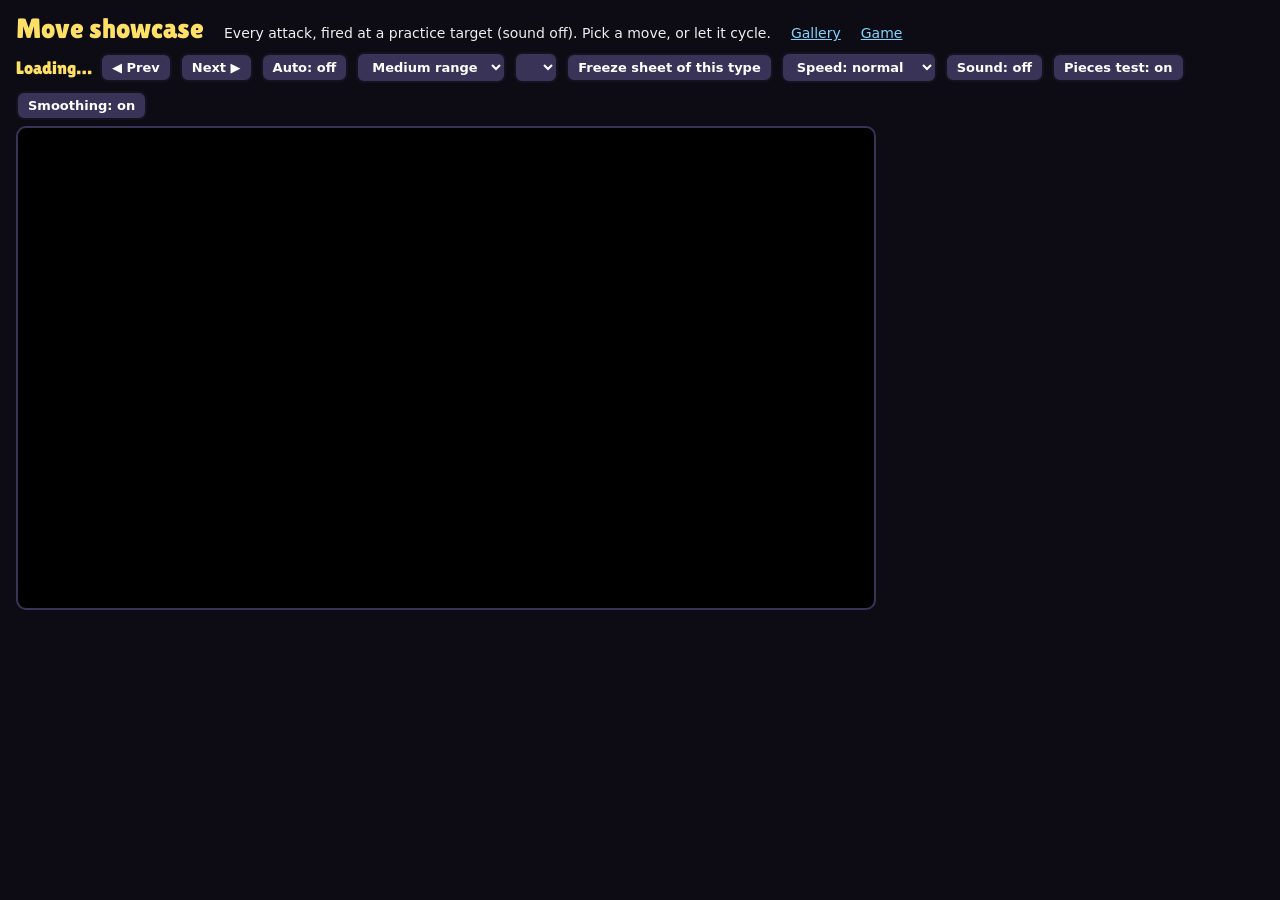
<file: moves.html>
<!doctype html>
<html lang="en">
<head>
  <meta charset="utf-8">
  <meta name="viewport" content="width=device-width, initial-scale=1">
  <meta name="theme-color" content="#0d0b14">
  <title>Move Showcase</title>
  <link rel="stylesheet" href="css/fonts.css">
  <style>
    :root { --ink: #15111f; --font: "Lilita One", "Arial Black", system-ui, sans-serif; }
    * { box-sizing: border-box; }
    body { margin: 0; background: #0d0b14; color: #eee; font: 14px/1.4 system-ui, sans-serif; padding: 12px 16px; }
    h1 { margin: 0; font: 400 28px var(--font); color: #ffe066; }
    a { color: #7fd4ff; }
    .top { display: flex; flex-wrap: wrap; gap: 8px 20px; align-items: baseline; margin-bottom: 8px; }
    .wrap { display: flex; flex-wrap: wrap; gap: 14px; align-items: flex-start; }
    iframe { width: min(100%, 860px); aspect-ratio: 16 / 9; border: 2px solid #3a3358; border-radius: 10px; background: #000; }
    #list { flex: 1; min-width: 280px; max-height: 80vh; overflow: auto; }
    .type { margin: 8px 0 4px; font: 400 16px var(--font); }
    .moves { display: flex; flex-wrap: wrap; gap: 5px; }
    .moves button { font: 400 14px var(--font); padding: 4px 10px; border-radius: 8px; border: 2px solid var(--ink); color: #fff; cursor: pointer; opacity: .85; }
    .moves button.on { outline: 3px solid #ffe066; opacity: 1; }
    .moves small { opacity: .75; font-family: system-ui; font-size: 10px; }
    .bar { display: flex; gap: 8px; flex-wrap: wrap; align-items: center; margin: 6px 0; }
    .bar button, .bar select { font: 700 13px system-ui; padding: 5px 10px; border-radius: 8px; border: 2px solid var(--ink); background: #3a3358; color: #fff; cursor: pointer; }
    #now { font: 400 18px var(--font); color: #ffe066; }
  </style>
</head>
<body>
  <div class="top">
    <h1>Move showcase</h1>
    <span>Every attack, fired at a practice target (sound off). Pick a move, or let it cycle.</span>
    <a href="gallery.html">Gallery</a> <a href="./">Game</a>
  </div>
  <div class="bar">
    <span id="now">Loading…</span>
    <button id="prev">◀ Prev</button><button id="next">Next ▶</button>
    <button id="auto">Auto: off</button>
    <select id="dist"><option value="110">Close target</option><option value="200" selected>Medium range</option><option value="300">Far target</option></select>
    <select id="who"></select>
    <button id="freeze">Freeze sheet of this type</button>
    <select id="speed"><option value="1">Speed: normal</option><option value="0.5">Speed: half</option><option value="0.25">Speed: quarter</option><option value="0.1">Speed: slowest</option></select>
    <button id="sound">Sound: off</button>
    <button id="pieces" title="Eruption built from the owner's P1 pieces, moved by code (r182, being tried out)">Pieces test: on</button>
    <button id="smooth" title="Each picture of an attack's sheet dissolves into the next instead of jumping (r181, being tried out)">Smoothing: on</button>
  </div>
  <canvas id="sheet" style="display:none;width:100%;max-width:1100px;border:2px solid #3a3358;border-radius:10px;cursor:pointer" title="Click to close"></canvas>
  <div class="wrap">
    <iframe id="game"></iframe>
    <div id="list"></div>
  </div>
<script>
const $ = s => document.querySelector(s);
let w, G, order = [], cur = 0, auto = false, autoT = 0;
(async () => {
  const html = await (await fetch('index.html', { cache: 'reload' })).text();
  const files = [...html.matchAll(/(?:src|href)="((?:js|css)\/[^"]+)"/g)].map(m => m[1]);
  await Promise.all(files.map(f => fetch(f, { cache: 'reload' })));
  $('#game').src = 'index.html?showcase=' + Date.now();
})();

$('#game').addEventListener('load', () => {
  if (!$('#game').getAttribute('src')) return;
  w = $('#game').contentWindow; G = n => w.eval(n);
  const Save = G('Save'), Sfx = G('Sfx'), MOVES = G('MOVES'), TYPES = G('TYPES');
  Save.write = () => {};
  if (!Sfx.muted) w.toggleMute();
  // the move list, grouped by type
  const byType = {};
  for (const [id, mv] of Object.entries(MOVES)) {
    if (!mv.name || !TYPES[mv.type]) continue;
    (byType[mv.type] = byType[mv.type] || []).push(id);
  }
  for (const [t, ids] of Object.entries(byType)) {
    $('#list').insertAdjacentHTML('beforeend', `<div class="type" style="color:${TYPES[t].color}">${TYPES[t].name}</div><div class="moves">${ids.map(id =>
      `<button data-id="${id}" style="background:${TYPES[t].color}">${MOVES[id].name} <small>${MOVES[id].kind}</small></button>`).join('')}</div>`);
    order.push(...ids);
  }
  $('#list').addEventListener('click', e => { const b = e.target.closest('button'); if (b) pick(order.indexOf(b.dataset.id)); });
  $('#prev').onclick = () => pick((cur - 1 + order.length) % order.length);
  $('#next').onclick = () => pick((cur + 1) % order.length);
  $('#auto').onclick = () => { auto = !auto; $('#auto').textContent = 'Auto: ' + (auto ? 'on' : 'off'); };
  for (const m of G('ALL_MONS()')) $('#who').insertAdjacentHTML('beforeend', `<option value="${m.id}">${m.name}</option>`);
  $('#who').value = 'nyxdrake';
  $('#who').onchange = () => { setup(); };
  $('#dist').onchange = () => place();
  setup();
  const start = new URLSearchParams(location.search).get('move');
  pick(start ? Math.max(0, order.indexOf(start)) : 0);
  setInterval(tick, 50);
});

// A run in a plain room: your Coreature on the left, a sturdy practice target on the right that never fights back.
function setup() {
  const App = G('App');
  if (App.run) w.leaveRun('title');
  App.endless = false;
  w.startRun('smugshi');
  const run = App.run, def = G('ROSTER_BY_ID')[$('#who').value];
  run.party[0].setDef(def); run.party[0].hp = run.party[0].maxHp;
  const room = run.floor.rooms.find(r => r.type === 'fight');
  room.enemies = [{ id: 'slabominable', hpMul: 400, atkMul: 0, ai: 'wild' }]; room.cleared = false;
  w.enterRoom(room, null);
  G('UI').hideScreens();
  const b = App.battle;
  b.e[0].spawnT = 0.01;
  // the target just stands there
  b.e[0].ai = { update: () => ({ x: 0, y: 0 }) };
  w.transition = fn => fn();
  setTimeout(place, 100);
}
function place() {
  const b = G('App').battle; if (!b) return;
  const F = b.F, cx = (F.x0 + F.x1) / 2, cy = (F.y0 + F.y1) / 2 + 30, d = +$('#dist').value;
  b.P.x = cx - d / 2; b.P.y = cy; b.e[0].x = cx + d / 2; b.e[0].y = cy;
  b.P.vx = b.P.vy = b.e[0].vx = b.e[0].vy = 0;
}
function pick(i) {
  cur = i;
  const id = order[cur], MOVES = G('MOVES');
  document.querySelectorAll('.moves button').forEach(b => b.classList.toggle('on', b.dataset.id === id));
  $('#now').textContent = `${MOVES[id].name} (${MOVES[id].type} ${MOVES[id].kind})`;
  const b = G('App').battle; if (!b) return;
  b.P.moves[0] = MOVES[id]; b.P.cd[0] = 0; b.P.action = null;
  fireT = 0;
}
// Freeze moves mid-flight and lay them out side by side (each at a telling moment).
async function sheet(ids, cols = 2) {
  const App = G('App'), MOVES = G('MOVES'), cv = G('canvas'), o = $('#sheet');
  const CW = 300, CH = 150, S = 2;
  o.width = cols * CW * S; o.height = Math.ceil(ids.length / cols) * CH * S; o.style.display = 'block';
  const c = o.getContext('2d'); c.imageSmoothingEnabled = false; c.font = '22px sans-serif';
  for (let i = -1; i < ids.length; i++) {   // the first pass warms up the room
    const id = ids[Math.max(0, i)], mv = MOVES[id];
    const dash = mv.kind === 'dash', close = 90;
    const t = { projectile: 0.4, beam: (mv.charge || 0) + 0.25, burst: (mv.delay || 0) + (mv.cone || mv.ripple ? 0.3 : 0.12),
      zone: (mv.delay || 0) + (mv.linger ? 0.6 : 0.08), vortex: 0.6, buff: 0.2, heal: mv.id === 'wish' ? 0.75 : 0.55,
      dash: mv.hits ? 0.1 + (close - 26) / mv.speed + 0.25 : mv.fx === 'claw' || mv.fx === 'slash' ? 0.1 + (close - 26) / mv.speed + 0.06 : 0.22 }[mv.kind] || 0.3;
    $('#dist').value = dash ? 110 : 200;
    pick(order.indexOf(id)); place();
    if (dash) { const b = App.battle; b.P.x = b.e[0].x - close; }
    const b = App.battle; App.paused = true; fireT = 99;
    b.P.cd[0] = 0; b.P.gcd = 0; b.P.action = null; b.particles.length = 0; b.projectiles.length = 0; b.zones.length = 0;
    b.tryMove(b.P, 0);
    for (let k = 0; k < Math.round(t * 60); k++) b.update(1 / 60);
    b.render(G('ctx'));
    if (i < 0) continue;
    const R = G('RES'), x0 = b.P.x - 50, y0 = b.P.y - 95, cx = (i % cols) * CW * S, cy = Math.floor(i / cols) * CH * S;
    c.drawImage(cv, (x0 - Math.round(b.cam.x)) * R, (y0 - Math.round(b.cam.y)) * R, CW * R, CH * R, cx, cy, CW * S, CH * S);
    c.fillStyle = '#000a'; c.fillRect(cx, cy, 300, 30); c.fillStyle = '#fff'; c.fillText(`${mv.name} (${mv.kind})`, cx + 6, cy + 22);
  }
  App.paused = false; fireT = 0;
}
$('#freeze').onclick = () => { const t = G('MOVES')[order[cur]].type; sheet(order.filter(id => G('MOVES')[id].type === t)); };
$('#sheet').onclick = () => { $('#sheet').style.display = 'none'; };
// listen to the attacks (off to start with; the click also lets the browser start audio)
// slow motion, to see what each attack's animation does
$('#speed').onchange = () => { G('App').timeScale = +$('#speed').value; };
// smoothing (r181): the sheet frames dissolve into each other; on here to try it, still off in the game itself
let smooth = true, pieces = true;
$('#pieces').onclick = () => { pieces = !pieces; $('#pieces').textContent = 'Pieces test: ' + (pieces ? 'on' : 'off'); };
$('#smooth').onclick = () => { smooth = !smooth; $('#smooth').textContent = 'Smoothing: ' + (smooth ? 'on' : 'off'); };
$('#sound').onclick = () => { w.toggleMute(); $('#sound').textContent = 'Sound: ' + (G('Sfx').muted ? 'off' : 'on'); };
window.sheet = sheet;

let fireT = 0;
function tick() {
  const App = G && G('App'), b = App && App.battle; if (!b) return;
  try { w.eval('FX_BLEND = ' + smooth + '; FX_PIECES = ' + pieces); } catch (e) {}
  if (b.state !== 'fight') { setup(); return; }
  const P = b.P, T = b.e[0];
  T.hp = T.maxHp; P.hp = P.maxHp; P.status = null; T.status = null; P.buffs = []; P.stunT = 0;
  // hold position between shots so every attack starts from the same spot
  if (!P.action) { const F = b.F; if (Math.abs(T.x - ((F.x0 + F.x1) / 2 + +$('#dist').value / 2)) > 30 || Math.abs(P.y - T.y) > 30) place(); }
  fireT -= 0.05 * (G('App').timeScale || 1);
  if (fireT <= 0 && !P.action) { P.cd[0] = 0; P.gcd = 0; if (b.tryMove(P, 0)) fireT = 2.2; }
  if (auto && (autoT += 0.05 * (G('App').timeScale || 1)) > 3.3) { autoT = 0; pick((cur + 1) % order.length); }
}
</script>
</body>
</html>
</file>
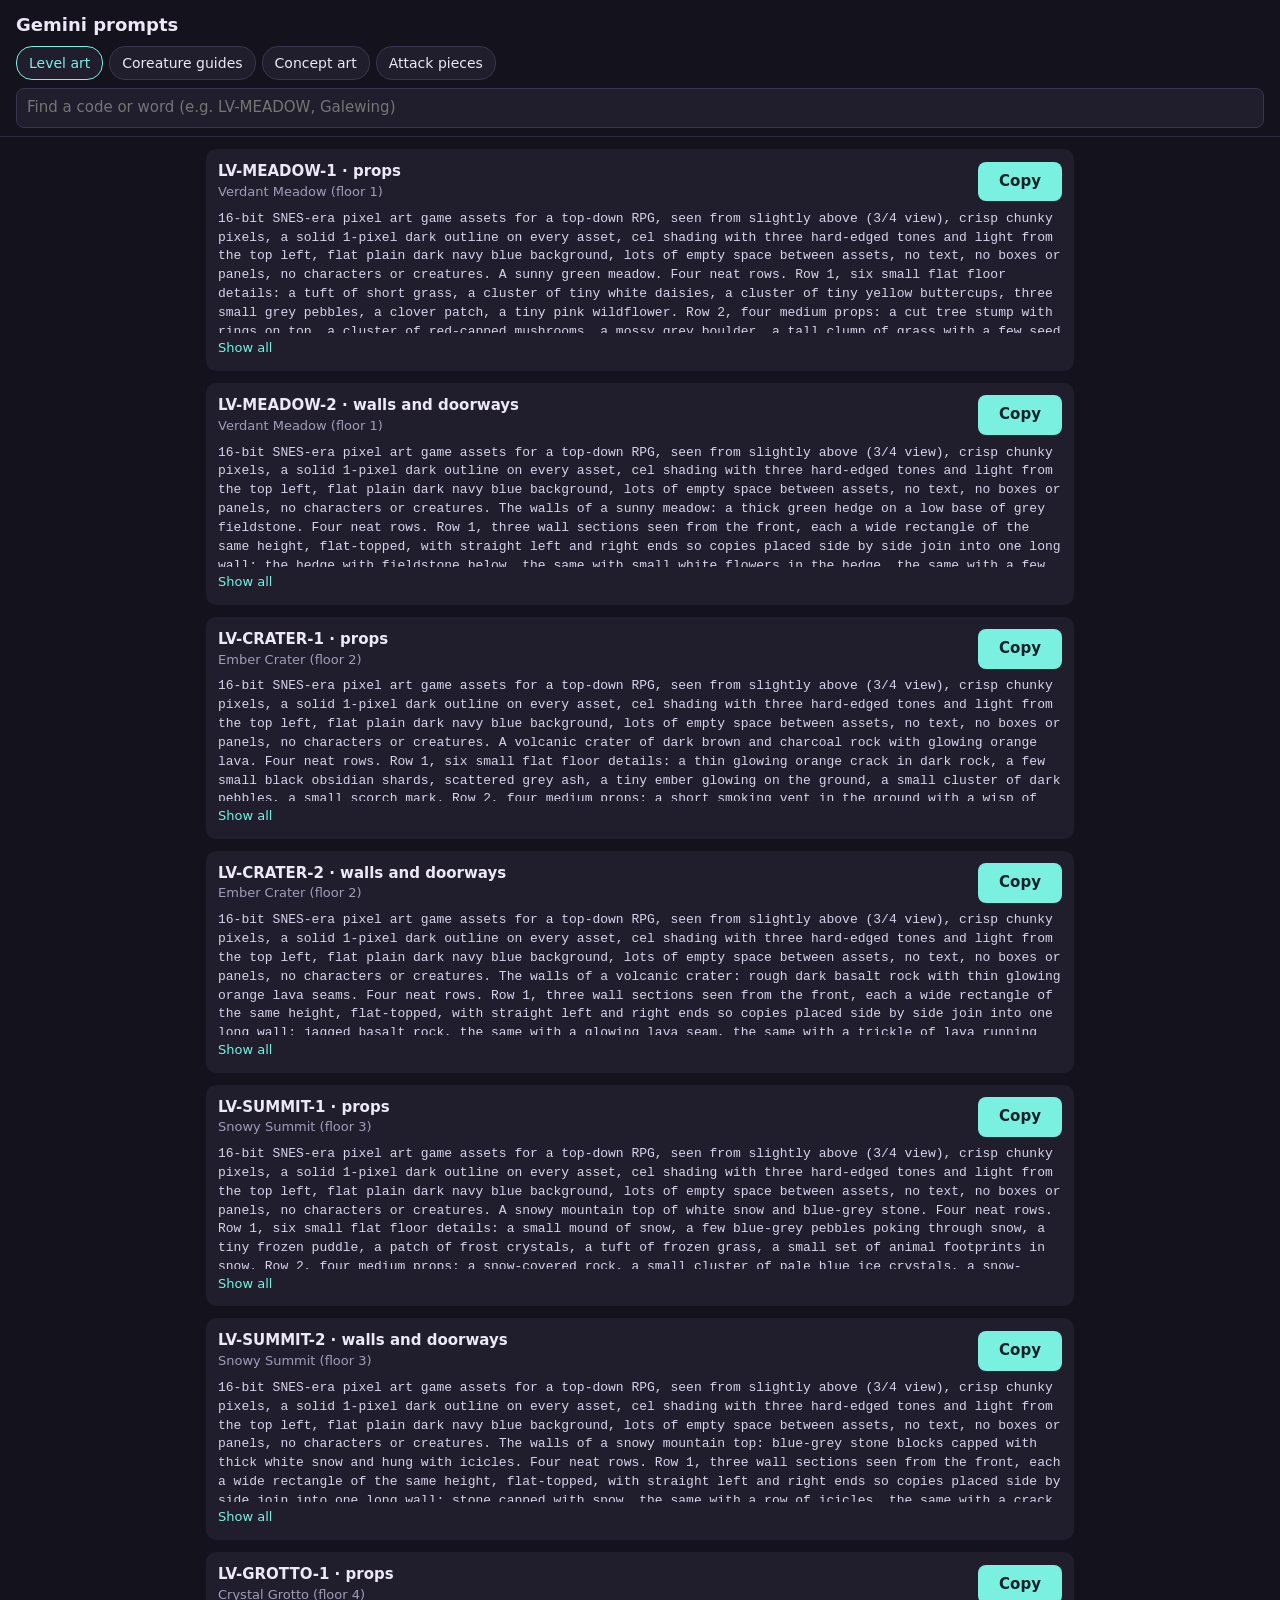
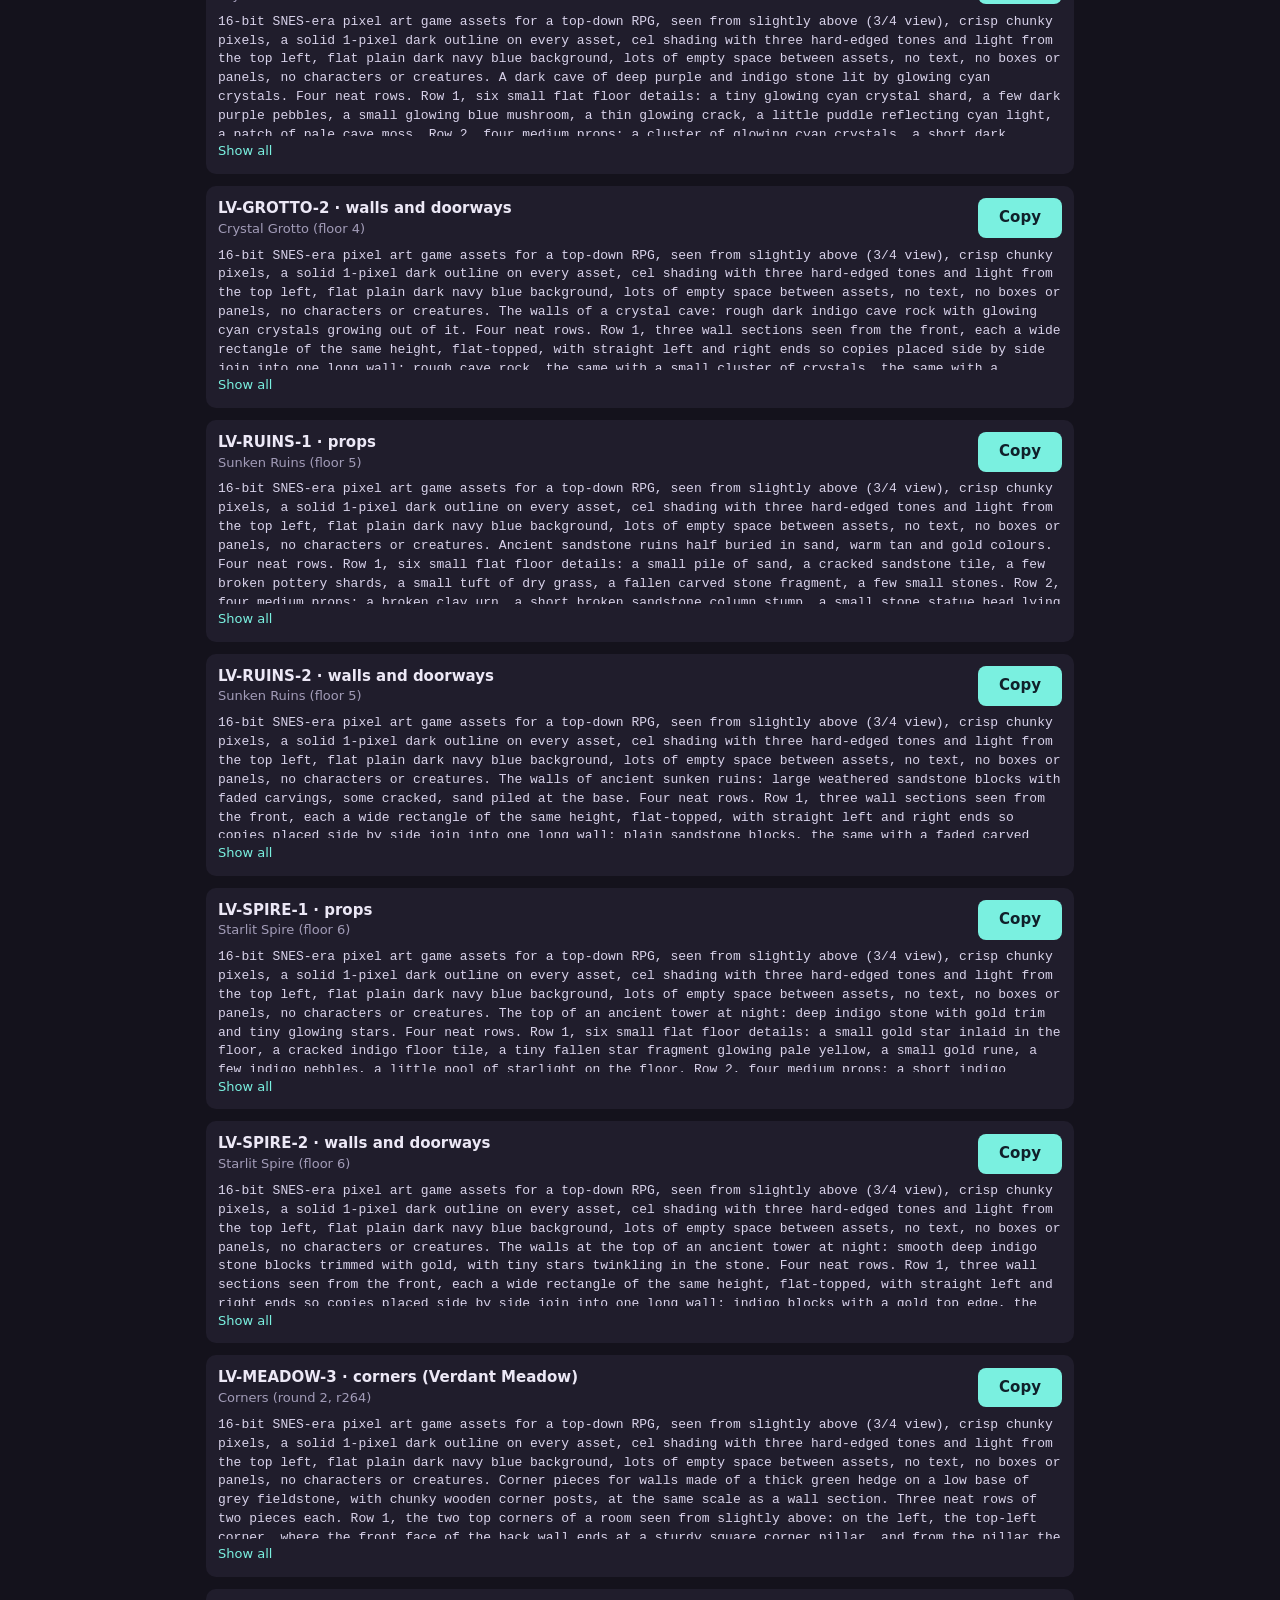
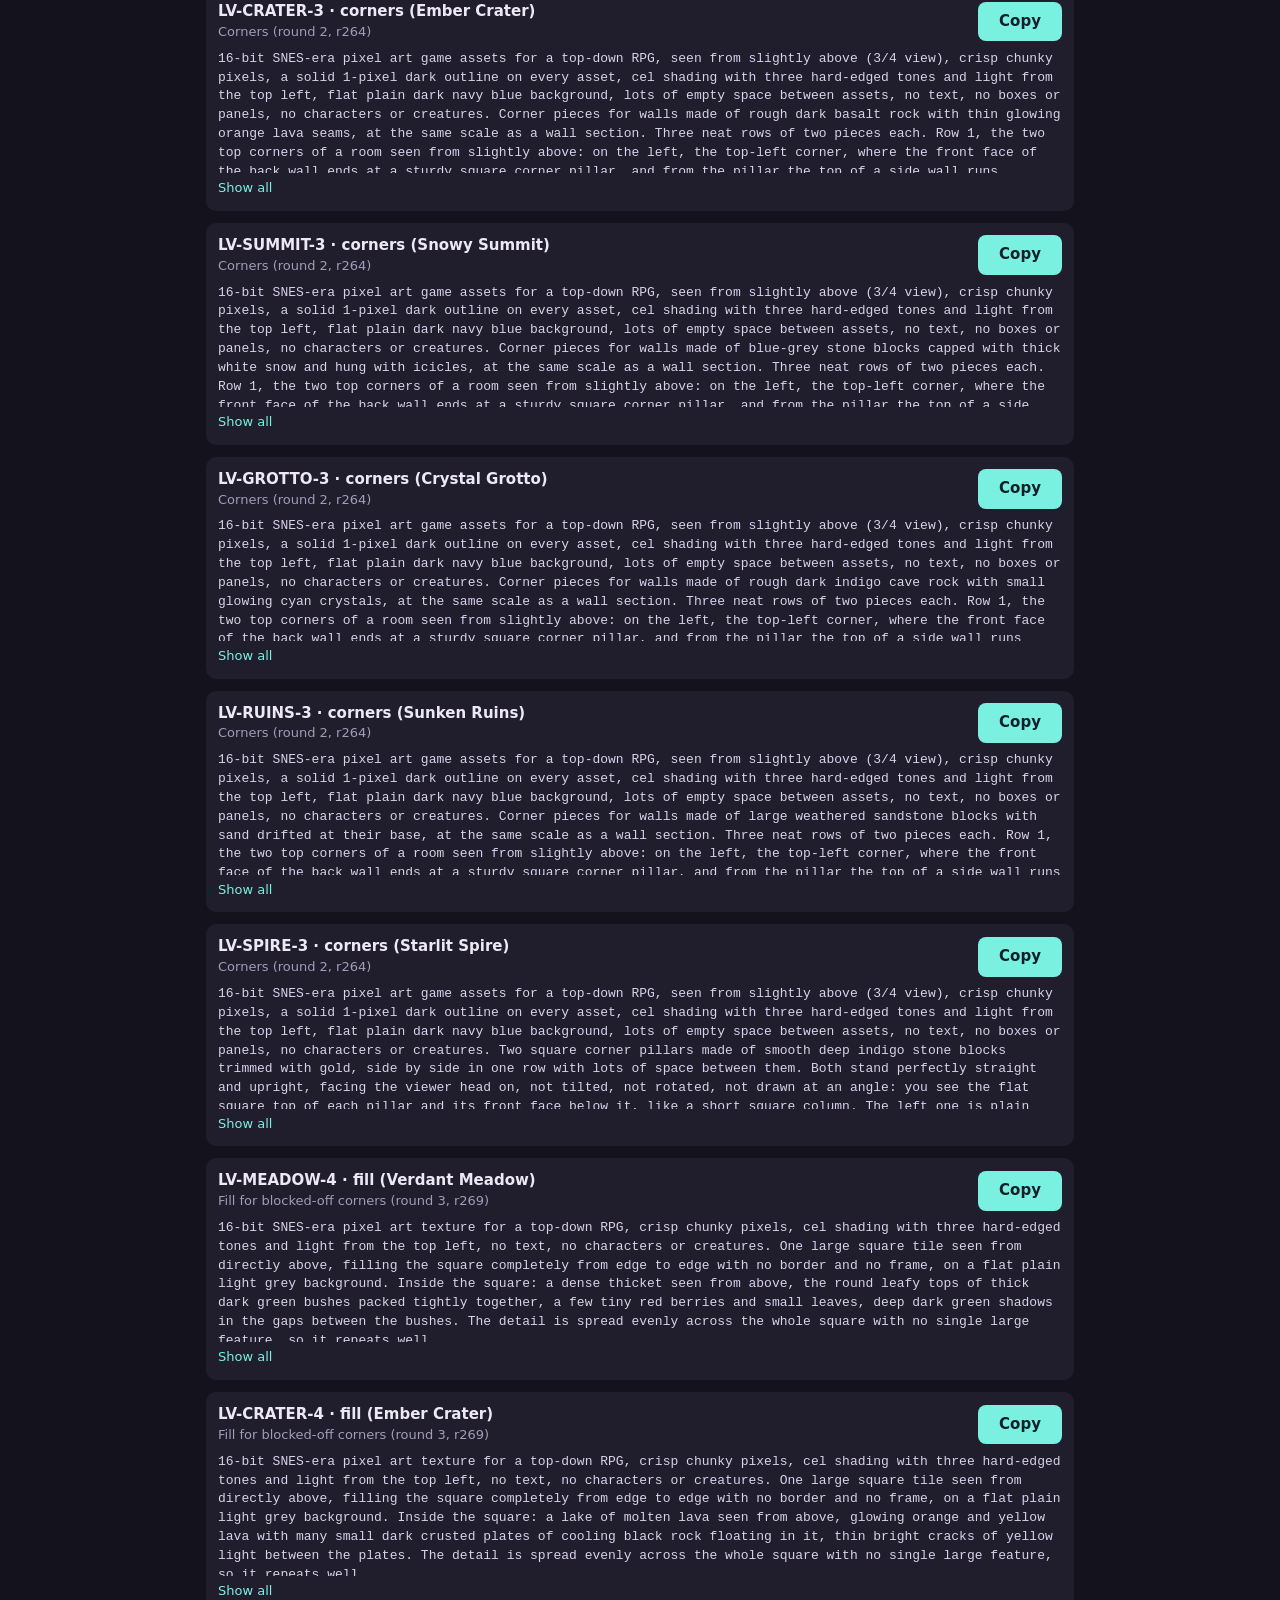
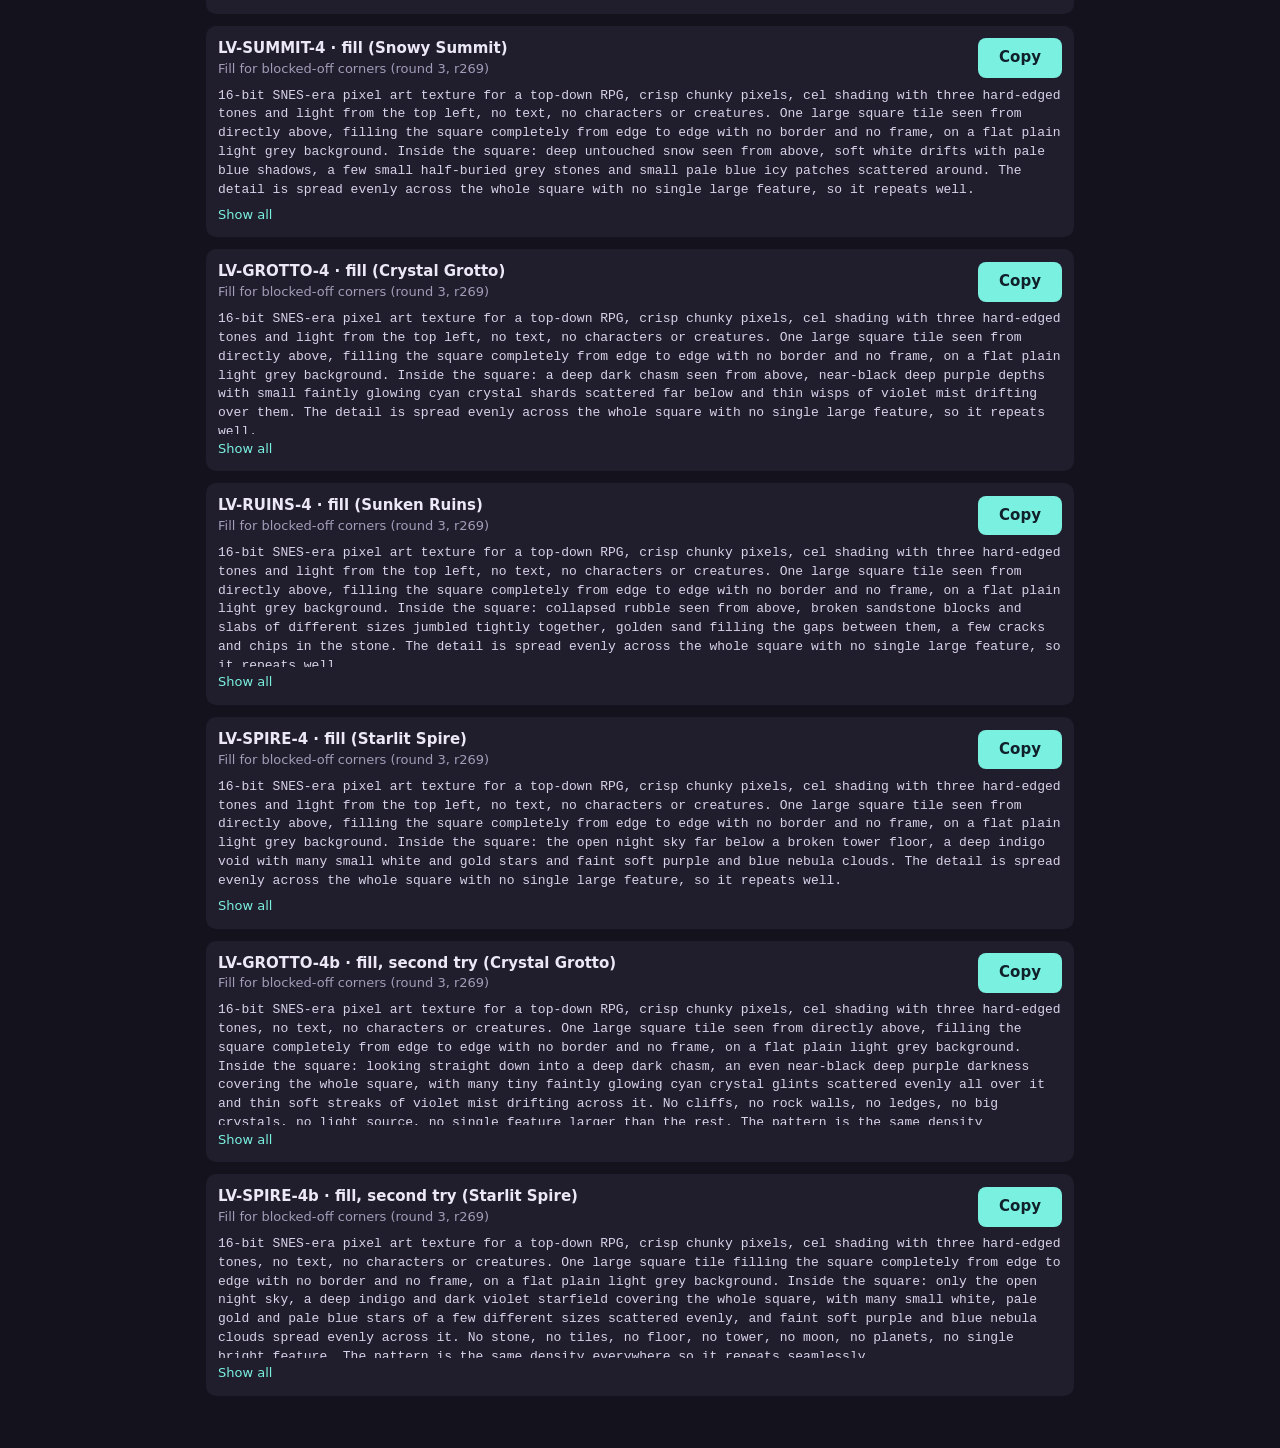
<file: prompts.html>
<!doctype html>
<html lang="en">
<head>
<meta charset="utf-8">
<meta name="viewport" content="width=device-width, initial-scale=1">
<title>Deep Archive Prompts</title>
<!-- Not linked from the game. The owner's Gemini prompts with a Copy button each (r259, the owner: "the text is on one
     line and it's difficult to select in the GitHub app"). Reads the prompt files in docs/ (fenced ``` blocks and
     "> " quoted blocks are prompts; the nearest heading above names each one), so it never goes stale.
     Open it through the Pages link (fetch doesn't work from file://). -->
<style>
  :root { --bg: #14121c; --card: #201d2c; --ink: #ece8f6; --dim: #a29cb8; --acc: #7af0e0; --ok: #7ad07a; }
  * { box-sizing: border-box; }
  body { margin: 0; background: var(--bg); color: var(--ink); font: 15px/1.45 system-ui, -apple-system, Segoe UI, sans-serif; }
  header { position: sticky; top: 0; background: var(--bg); padding: 12px 16px 8px; border-bottom: 1px solid #2e2a40; z-index: 2; }
  h1 { font-size: 18px; margin: 0 0 8px; }
  .tabs { display: flex; flex-wrap: wrap; gap: 6px; }
  .tabs button { background: var(--card); color: var(--ink); border: 1px solid #3a3550; border-radius: 16px; padding: 6px 12px; font: inherit; font-size: 14px; }
  .tabs button.on { border-color: var(--acc); color: var(--acc); }
  input { width: 100%; margin-top: 8px; padding: 8px 10px; border-radius: 8px; border: 1px solid #3a3550; background: var(--card); color: var(--ink); font: inherit; }
  main { padding: 12px 16px 40px; max-width: 900px; margin: 0 auto; }
  .p { background: var(--card); border-radius: 10px; padding: 12px; margin: 0 0 12px; }
  .p .top { display: flex; align-items: center; gap: 10px; margin-bottom: 8px; }
  .p .name { font-weight: 700; flex: 1; }
  .p .sec { color: var(--dim); font-size: 13px; }
  .p pre { margin: 0; white-space: pre-wrap; word-break: break-word; font: 13px/1.45 ui-monospace, Consolas, monospace; color: #d8d2ea; max-height: 9.5em; overflow: hidden; }
  .p.open pre { max-height: none; }
  .p .more { background: none; border: 0; color: var(--acc); font: inherit; font-size: 13px; padding: 6px 0 0; }
  .copy { background: var(--acc); color: #10202a; border: 0; border-radius: 8px; padding: 9px 16px; font: inherit; font-weight: 700; min-width: 84px; }
  .copy.done { background: var(--ok); }
  .msg { color: var(--dim); }
</style>
</head>
<body>
<header>
  <h1>Gemini prompts</h1>
  <div class="tabs" id="tabs"></div>
  <input id="find" type="search" placeholder="Find a code or word (e.g. LV-MEADOW, Galewing)">
</header>
<main id="list"><p class="msg">Loading…</p></main>
<script>
const FILES = [
  { key: 'level', name: 'Level art', path: 'docs/level-prompts.md' },
  { key: 'guide', name: 'Coreature guides', path: 'docs/guide-prompts.md' },
  { key: 'concept', name: 'Concept art', path: 'docs/concept-prompts.md' },
  { key: 'attack', name: 'Attack pieces', path: 'docs/attack-pieces.md' },
];
const $ = s => document.querySelector(s);
let prompts = [];

// Every prompt in a markdown file: a fenced ``` block, or a run of "> " lines (joined into one paragraph).
// Each is named by the nearest ### heading above it (and the ## heading above that, as its section).
function parse(md) {
  const out = [], lines = md.split(/\r?\n/);
  let sec = '', head = '';
  for (let i = 0; i < lines.length; i++) {
    const l = lines[i];
    if (/^## /.test(l)) { sec = l.slice(3).trim(); head = ''; continue; }
    if (/^### /.test(l)) { head = l.slice(4).trim(); continue; }
    if (/^```/.test(l)) {
      const body = []; i++;
      while (i < lines.length && !/^```/.test(lines[i])) body.push(lines[i++]);
      const text = body.join('\n').trim();
      if (text.length > 60) out.push({ sec, head: head || sec || 'Shared style', text });
      continue;
    }
    if (/^> ?/.test(l)) {
      const body = [];
      while (i < lines.length && /^> ?/.test(lines[i])) body.push(lines[i++].replace(/^> ?/, ''));
      i--;
      const text = body.join(' ').replace(/\s+/g, ' ').trim();
      if (text.length > 60) out.push({ sec, head: head || sec || 'Shared style', text });
    }
  }
  return out;
}

async function copyText(text) {
  try { await navigator.clipboard.writeText(text); return true; } catch (e) {}
  const ta = document.createElement('textarea'); ta.value = text; ta.style.position = 'fixed'; ta.style.opacity = '0';
  document.body.appendChild(ta); ta.focus(); ta.select();
  let ok = false; try { ok = document.execCommand('copy'); } catch (e) {}
  ta.remove(); return ok;
}

function show() {
  const q = $('#find').value.trim().toLowerCase(), list = $('#list');
  const shown = prompts.filter(p => !q || (p.head + ' ' + p.sec + ' ' + p.text).toLowerCase().includes(q));
  list.innerHTML = shown.length ? '' : '<p class="msg">No prompts match.</p>';
  for (const p of shown) {
    const el = document.createElement('div'); el.className = 'p';
    el.innerHTML = '<div class="top"><div><div class="name"></div><div class="sec"></div></div><span style="flex:1"></span><button class="copy">Copy</button></div><pre></pre>';
    el.querySelector('.name').textContent = p.head;
    el.querySelector('.sec').textContent = p.sec !== p.head ? p.sec : '';
    el.querySelector('pre').textContent = p.text;
    const btn = el.querySelector('.copy');
    btn.onclick = async () => {
      const ok = await copyText(p.text);
      btn.textContent = ok ? 'Copied!' : 'Select it'; btn.classList.toggle('done', ok);
      if (!ok) { el.classList.add('open'); const r = document.createRange(); r.selectNodeContents(el.querySelector('pre')); const s = getSelection(); s.removeAllRanges(); s.addRange(r); }
      setTimeout(() => { btn.textContent = 'Copy'; btn.classList.remove('done'); }, 1800);
    };
    if (p.text.length > 420) {
      const more = document.createElement('button'); more.className = 'more'; more.textContent = 'Show all';
      more.onclick = () => { el.classList.toggle('open'); more.textContent = el.classList.contains('open') ? 'Show less' : 'Show all'; };
      el.appendChild(more);
    }
    list.appendChild(el);
  }
}

async function load(key) {
  const f = FILES.find(f => f.key === key) || FILES[0];
  for (const b of document.querySelectorAll('.tabs button')) b.classList.toggle('on', b.dataset.key === f.key);
  $('#list').innerHTML = '<p class="msg">Loading…</p>';
  try {
    const r = await fetch(f.path + '?v=' + Date.now());
    if (!r.ok) throw new Error(r.status);
    prompts = parse(await r.text());
  } catch (e) { prompts = []; $('#list').innerHTML = '<p class="msg">Could not load ' + f.path + ' (open this page through the GitHub Pages link).</p>'; return; }
  try { history.replaceState(null, '', '?f=' + f.key); } catch (e) {}
  show();
}

for (const f of FILES) {
  const b = document.createElement('button'); b.textContent = f.name; b.dataset.key = f.key;
  b.onclick = () => load(f.key); $('#tabs').appendChild(b);
}
$('#find').oninput = show;
load(new URLSearchParams(location.search).get('f') || 'level');
</script>
</body>
</html>
</file>
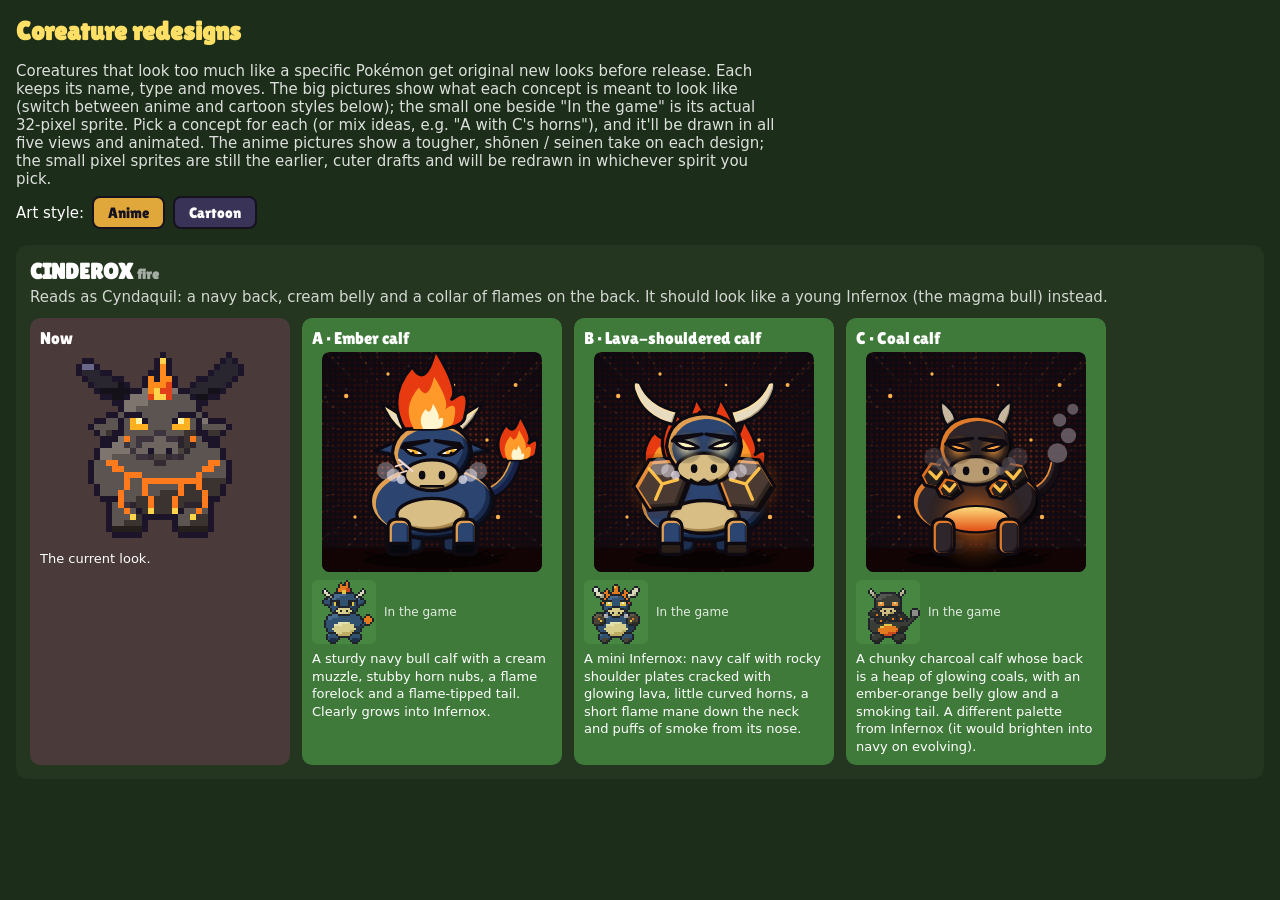
<file: redesign.html>
<!doctype html>
<html lang="en">
<head>
  <meta charset="utf-8">
  <meta name="viewport" content="width=device-width, initial-scale=1">
  <title>Coreature Redesigns</title>
  <link rel="stylesheet" href="css/fonts.css">
  <style>
    body { margin: 0; background: #1c2e1a; color: #fff; font: 15px system-ui, sans-serif; }
    h1 { font-family: 'Lilita One', 'Arial Black', sans-serif; color: #ffe066; margin: 16px; font-size: 26px; }
    .intro { margin: 0 16px 8px; opacity: .85; max-width: 760px; }
    .mon { margin: 16px; padding: 14px; background: #24361f; border-radius: 12px; }
    .mon h2 { font-family: 'Lilita One', 'Arial Black', sans-serif; margin: 0 0 4px; color: #fff; font-size: 22px; }
    .why { opacity: .8; margin-bottom: 12px; }
    .row { display: flex; flex-wrap: wrap; gap: 12px; }
    .card { width: 240px; background: #3f7a3a; border-radius: 10px; padding: 10px; }
    .art { width: 220px; height: 220px; margin: 0 auto; background: #4a8a44; border-radius: 8px; }
    .art svg { width: 100%; height: 100%; display: block; }
    .art { overflow: hidden; }
    body.anime .art.cartoon, body:not(.anime) .art.anime { display: none; }
    .styles { margin: 0 16px 8px; display: flex; gap: 8px; align-items: center; }
    .styles button { font: inherit; font-family: 'Lilita One', 'Arial Black', sans-serif; padding: 6px 14px; border-radius: 8px; border: 2px solid #15111f; background: #3a3358; color: #fff; cursor: pointer; }
    .styles button.on { background: #e0a83a; color: #15111f; }
    .pix { display: flex; align-items: center; gap: 8px; margin-top: 8px; font-size: 12px; opacity: .85; }
    .pix canvas { width: 64px; height: 64px; margin: 0; background: #4a8a44; border-radius: 6px; }
    .card.now { background: #4a3a3a; }
    .card b { display: block; font-family: 'Lilita One', 'Arial Black', sans-serif; font-weight: normal; font-size: 17px; margin-bottom: 4px; }
    .card p { margin: 6px 0 0; font-size: 13px; line-height: 1.35; }
    canvas { display: block; image-rendering: pixelated; width: 192px; height: 192px; margin: 0 auto; }
  </style>
</head>
<body class="anime">
  <h1>Coreature redesigns</h1>
  <div class="intro">Coreatures that look too much like a specific Pokémon get original new looks before release. Each keeps its name, type and moves. The big pictures show what each concept is meant to look like (switch between anime and cartoon styles below); the small one beside "In the game" is its actual 32-pixel sprite. Pick a concept for each (or mix ideas, e.g. "A with C's horns"), and it'll be drawn in all five views and animated. The anime pictures show a tougher, shōnen / seinen take on each design; the small pixel sprites are still the earlier, cuter drafts and will be redrawn in whichever spirit you pick.</div>
  <div class="styles">Art style: <button id="st-anime" class="on">Anime</button><button id="st-cartoon">Cartoon</button></div>
  <div id="list"></div>
  <script src="js/data.js"></script>
  <script src="js/pixel.js"></script>
  <script src="js/sprites.js"></script>
  <script src="js/monsters.js"></script>
  <script src="js/concepts.js"></script>
  <script src="js/concept-art.js"></script>
  <script src="js/concept-anime.js"></script>
  <script>
    buildSprites();
    const draw = (fn, size) => { const g = new PixGrid(size, size); fn(g, 'front'); g.outline(); return g.toCanvas(); };
    const big = src => { const c = document.createElement('canvas'); c.width = src.width; c.height = src.height; c.getContext('2d').drawImage(src, 0, 0); return c; };
    for (const [id, c] of Object.entries(CONCEPTS)) {
      const def = ROSTER_BY_ID[id], size = def.size === 'L' ? 44 : 32;
      const box = document.createElement('div'); box.className = 'mon';
      box.innerHTML = `<h2>${def.name} <small style="opacity:.6;font-size:14px">${def.types.join(' / ')}</small></h2><div class="why">${c.why}</div><div class="row"></div>`;
      const row = box.querySelector('.row');
      const now = document.createElement('div'); now.className = 'card now';
      now.innerHTML = '<b>Now</b>'; now.appendChild(big(SPRITES[id].views.front)); now.insertAdjacentHTML('beforeend', '<p>The current look.</p>');
      row.appendChild(now);
      c.list.forEach((k, i) => {
        const card = document.createElement('div'); card.className = 'card';
        const art = (CONCEPT_ART[id] || [])[i], anime = (CONCEPT_ANIME[id] || [])[i];
        card.innerHTML = `<b>${k.name}</b>` + (anime ? `<div class="art anime">${anime}</div>` : '') + (art ? `<div class="art cartoon">${art}</div>` : '') + '<div class="pix"></div>';
        const pix = card.querySelector('.pix'); pix.appendChild(draw(k.art, size)); pix.insertAdjacentHTML('beforeend', '<span>In the game</span>');
        card.insertAdjacentHTML('beforeend', `<p>${k.desc}</p>`);
        row.appendChild(card);
      });
      document.getElementById('list').appendChild(box);
    }
    // anime or cartoon illustrations
    const setStyle = a => { document.body.classList.toggle('anime', a); document.getElementById('st-anime').classList.toggle('on', a); document.getElementById('st-cartoon').classList.toggle('on', !a); };
    document.getElementById('st-anime').onclick = () => setStyle(true);
    document.getElementById('st-cartoon').onclick = () => setStyle(false);
  </script>
</body>
</html>
</file>
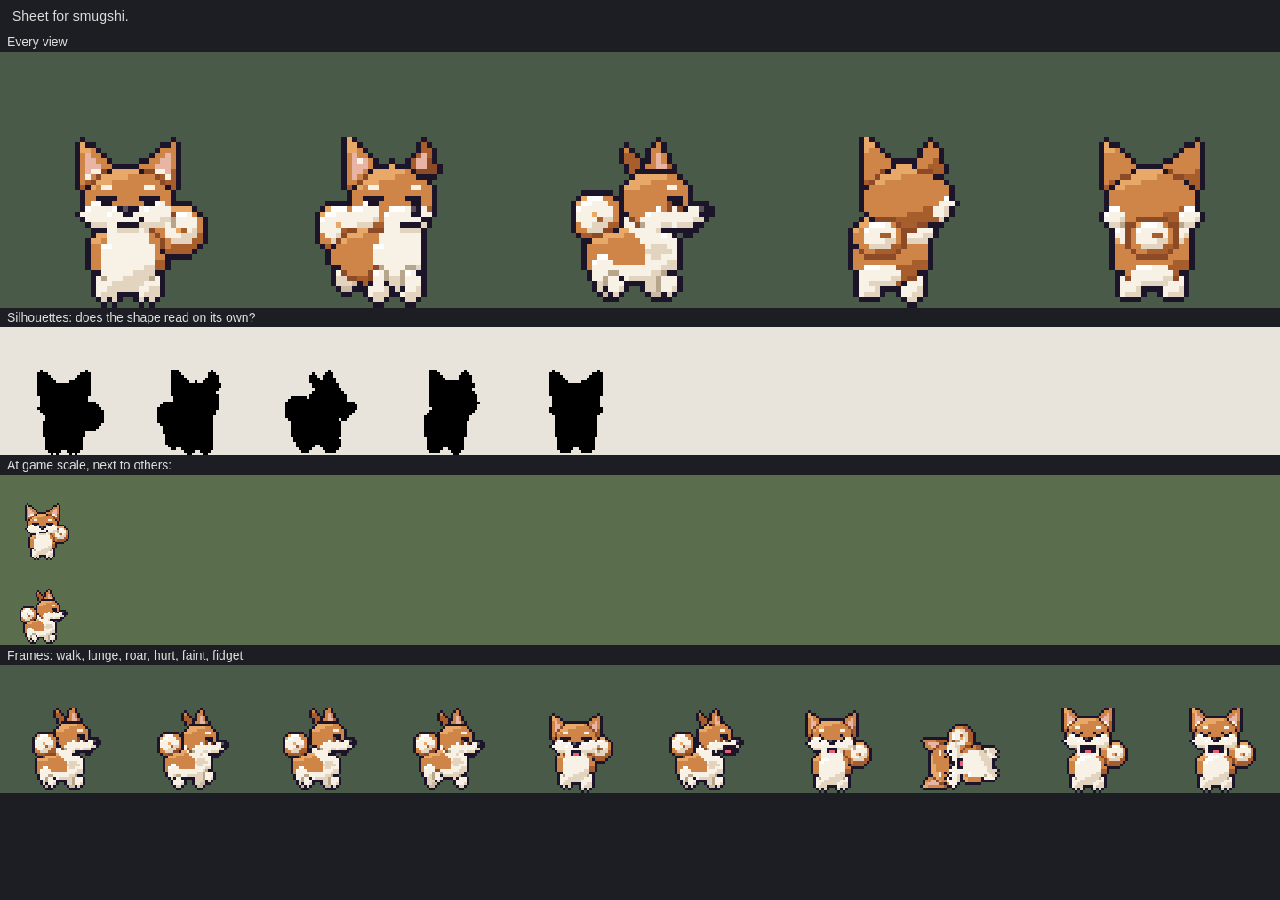
<file: review.html>
<!DOCTYPE html>
<html lang="en">
<head>
  <meta charset="utf-8">
  <meta name="viewport" content="width=device-width, initial-scale=1">
  <title>Deep Archive Art Review</title>
  <!-- Claude's self-review sheet for Coreature art (not linked). review.html?ids=polaroar,pandawn&with=slumbear,garrishell&save=bears
       draws every view (and the facing-left pictures of two-sided designs), the silhouettes in solid black, a line-up at game
       scale next to the `with` Coreatures, and an animation frame sheet. With &save=name it also posts the sheet to
       tools/recv.py (python tools/recv.py), which saves it as name.png in the repo root (ignored by git). -->
  <style>
    body { margin: 0; background: #1c1e24; color: #ddd; font: 14px sans-serif; }
    p { margin: 8px 12px; }
    canvas { display: block; image-rendering: pixelated; max-width: 100%; }
  </style>
</head>
<body>
  <p id="note">Drawing...</p>
  <canvas id="sheet"></canvas>
  <script src="js/data.js"></script>
  <script src="js/pixel.js"></script>
  <script src="js/trainers-traced.js"></script>
  <script src="js/trainers.js"></script>
  <script src="js/sprites.js"></script>
  <script src="js/monsters.js"></script>
  <script src="js/arena.js"></script>
  <script>
  {   // in a block, so nothing here clashes with the game's globals
    const VIEWS = ['front', 'fside', 'side', 'bside', 'back'];
    const FRAME_ROW = [['walk', 0, 'side'], ['walk', 1, 'side'], ['walk', 2, 'side'], ['walk', 3, 'side'], ['lunge', null, 'front'],
      ['roar', null, 'side'], ['hurt', null, 'front'], ['faint', null, 'front'], ['fidget', 1, 'front'], ['fidget', 2, 'front']];
    // one section: rows of pictures drawn bottom-centred in cells, with a title above
    function section(title, rows, scale, bg, cell = 48) {
      const cw = cell * scale, cols = Math.max(...rows.map(r => r.length));
      return { title, rows, scale, bg, cw, w: cw * cols, h: cw * rows.length + 22 };
    }
    function blackout(im) {   // the silhouette: every solid pixel black
      const c = document.createElement('canvas'); c.width = im.width; c.height = im.height;
      const x = c.getContext('2d'); x.drawImage(im, 0, 0); x.globalCompositeOperation = 'source-in'; x.fillStyle = '#000'; x.fillRect(0, 0, c.width, c.height);
      return c;
    }
    function pick(id, key, i, v) {
      const S = SPRITES[id]; if (!S) return null;
      let set = key === 'views' ? S.views : S.frames && S.frames[key];
      if (set && i != null) set = set[i];
      return set && set[v] || null;
    }
    function reviewSheet(ids, withIds = []) {
      const secs = [];
      const viewsOf = id => VIEWS.concat(TWO_SIDED[id] ? ['sideL', 'fsideL', 'bsideL'] : []);
      secs.push(section('Every view' + (ids.some(id => TWO_SIDED[id]) ? ' (then the facing-left pictures)' : ''),
        ids.map(id => viewsOf(id).map(v => pick(id, 'views', null, v))), 6, '#4a5a48'));
      secs.push(section('Silhouettes: does the shape read on its own?',
        ids.map(id => VIEWS.map(v => { const im = pick(id, 'views', null, v); return im && blackout(im); })), 3, '#e8e4dc'));
      const line = ids.concat(withIds);
      secs.push(section('At game scale, next to others: ' + withIds.join(', '),
        [line.map(id => pick(id, 'views', null, 'front')), line.map(id => pick(id, 'views', null, 'side'))], 2, '#5a6e4e'));
      secs.push(section('Frames: walk, lunge, roar, hurt, faint, fidget',
        ids.map(id => FRAME_ROW.map(([k, i, v]) => pick(id, k, i, v))), 3, '#4a5a48'));
      const c = document.getElementById('sheet');
      c.width = Math.max(...secs.map(s => s.w)); c.height = secs.reduce((a, s) => a + s.h, 0);
      const x = c.getContext('2d'); x.imageSmoothingEnabled = false;
      let y = 0;
      for (const s of secs) {
        x.fillStyle = '#1c1e24'; x.fillRect(0, y, c.width, 22); x.fillStyle = '#ddd'; x.font = '14px sans-serif'; x.fillText(s.title, 8, y + 16);
        y += 22; x.fillStyle = s.bg; x.fillRect(0, y, c.width, s.h - 22);
        s.rows.forEach((row, r) => row.forEach((im, i) => {
          if (!im) return;
          x.drawImage(im, i * s.cw + (s.cw - im.width * s.scale) / 2, y + r * s.cw + s.cw - im.height * s.scale, im.width * s.scale, im.height * s.scale);
        }));
        y += s.h - 22;
      }
      return c;
    }
    window.reviewSheet = reviewSheet;
    const q = new URLSearchParams(location.search);
    const ids = (q.get('ids') || 'smugshi').split(',').filter(Boolean), withIds = (q.get('with') || '').split(',').filter(Boolean);
    const bad = ids.concat(withIds).filter(id => !MONSTER_ART[id]);
    const c = reviewSheet(ids.filter(id => MONSTER_ART[id]), withIds.filter(id => MONSTER_ART[id]));
    document.getElementById('note').textContent = (bad.length ? 'Unknown: ' + bad.join(', ') + '. ' : '') + 'Sheet for ' + ids.join(', ') + '.';
    if (q.get('save')) fetch('http://127.0.0.1:8139/?name=' + encodeURIComponent(q.get('save')) + '.png', { method: 'POST', body: c.toDataURL() })
      .then(() => document.getElementById('note').textContent += ' Saved as ' + q.get('save') + '.png.')
      .catch(() => document.getElementById('note').textContent += ' (Not saved: start python tools/recv.py.)');
  }
  </script>
</body>
</html>
</file>
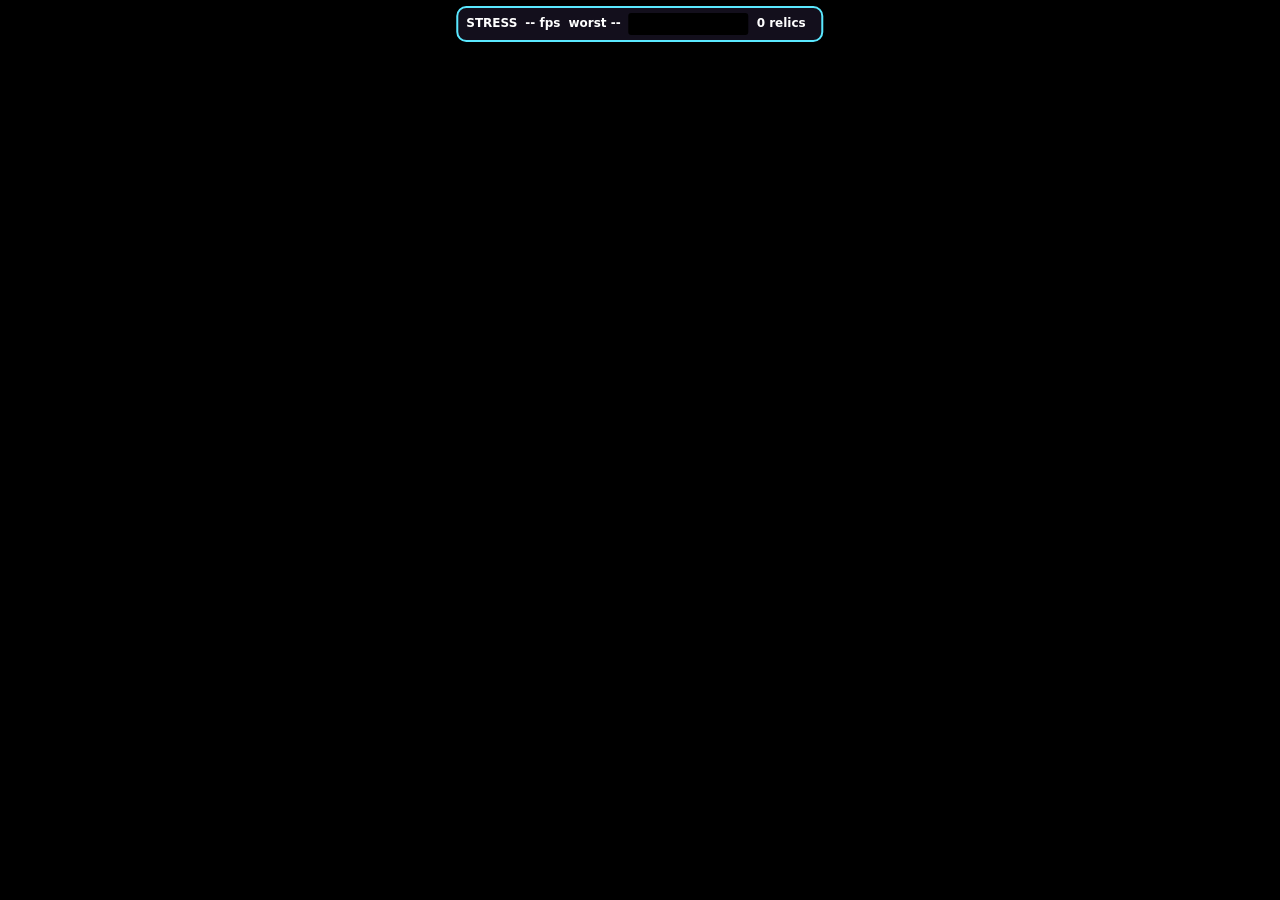
<file: stress.html>
<!doctype html>
<html lang="en">
<head>
<meta charset="utf-8">
<meta name="viewport" content="width=device-width, initial-scale=1, viewport-fit=cover">
<title>Deep Archive Stress Test</title>
<!-- Not linked from the game. A stress test to run on a phone: the real game with a full party,
     buttons to pile on relics and fights, and a live readout of how smooth it runs.
     Your saved progress and saved run are never touched. -->
<style>
  html, body { margin: 0; height: 100%; background: #000; overflow: hidden; font: 600 12px/1.3 system-ui, sans-serif; color: #fff; }
  iframe { position: fixed; inset: 0; width: 100%; height: 100%; border: 0; }
  #panel { position: fixed; top: max(6px, env(safe-area-inset-top)); left: 50%; transform: translateX(-50%); z-index: 5;
    background: #15111fe8; border: 2px solid #5ae8ff; border-radius: 10px; padding: 5px 8px; max-width: min(96vw, 520px); }
  #meter { display: flex; gap: 8px; align-items: center; cursor: pointer; white-space: nowrap; }
  #meter b { color: #5ae8ff; }
  #graph { width: 120px; height: 22px; background: #000; border-radius: 3px; image-rendering: pixelated; }
  #more { display: none; margin-top: 6px; }
  #panel.open #more { display: block; }
  .row { display: flex; flex-wrap: wrap; gap: 5px; margin-bottom: 5px; }
  button { font: 700 12px system-ui, sans-serif; color: #fff; background: #2a2440; border: 1px solid #5a5080; border-radius: 6px; padding: 6px 8px; }
  button.on { background: #1d6a4a; border-color: #5aff9a; }
  #log { max-height: 26vh; overflow-y: auto; font: 500 11px/1.35 ui-monospace, monospace; color: #cfd; white-space: pre-wrap; }
  .bad { color: #ff8a7a; } .ok { color: #8aff9a; } .meh { color: #ffe066; }
</style>
</head>
<body>
<iframe id="game" allow="fullscreen; autoplay"></iframe>
<div id="panel">
  <div id="meter" title="Tap for the stress buttons">STRESS <span id="fps">-- fps</span> <span id="worst">worst --</span> <canvas id="graph" width="120" height="22"></canvas> <span id="relics">0 relics</span> <span id="queue"></span></div>
  <div id="more">
    <div class="row">
      <button id="b-relic">+1 relic</button>
      <button id="b-auto">Auto relics</button>
      <button id="b-all">All relics</button>
      <button id="b-clear">Remove relics</button>
    </div>
    <div class="row">
      <button id="b-fight">Fight (3)</button>
      <button id="b-horde">Horde (6)</button>
      <button id="b-heal">Heal party</button>
      <button id="b-sound">Sound off</button>
      <button id="b-copy">Copy results</button>
    </div>
    <div id="log">Loading the game…</div>
  </div>
</div>
<script>
const $ = s => document.querySelector(s);
const frame = $('#game');
$('#meter').onclick = () => $('#panel').classList.toggle('open');
const log = (text, cls = '') => { const l = $('#log'); if (l.dataset.fresh !== '1') { l.textContent = ''; l.dataset.fresh = '1'; } l.insertAdjacentHTML('beforeend', `<div class="${cls}">${text}</div>`); l.scrollTop = 1e9; };

// Fetch fresh copies of the game's files first (like test.html), so a phone never stress-tests an old build.
(async () => {
  const html = await (await fetch('index.html', { cache: 'reload' })).text();
  const files = [...html.matchAll(/(?:src|href)="((?:js|css)\/[^"]+)"/g)].map(m => m[1]);
  const list = await (await fetch('js/monsters.js', { cache: 'reload' })).text();
  for (const m of (list.match(/MONSTER_FILES = \[([^\]]*)\]/) || [, ''])[1].matchAll(/'(\w+)'/g)) files.push(`js/monsters/${m[1]}.js`);
  await Promise.all(files.map(f => fetch(f, { cache: 'reload' })));
  frame.src = 'index.html?stress=' + Date.now();
})();

frame.addEventListener('load', async () => {
  if (!frame.getAttribute('src')) return;
  const w = frame.contentWindow, G = name => w.eval(name);
  const Save = G('Save'), Sfx = G('Sfx'), App = G('App'), RELICS = G('RELICS');
  // never touch the real save or the saved run
  Save.write = () => {}; Save.saveRun = () => {}; Save.clearRun = () => {}; Save.loadRun = () => null;
  if (!Sfx.muted) w.toggleMute();
  w.addEventListener('error', e => log('ERROR: ' + (e.message || e.error), 'bad'));

  // a full party of six with very different shapes (fliers, big ones, a floater)
  // ?party=a,b,c picks the party (the first leads), ?foes=x,y what the Fight buttons bring in (r250: to try Coreatures in play)
  const q = new URLSearchParams(location.search), ROSTER = G('ROSTER_BY_ID');
  const pick = k => (q.get(k) || '').split(',').map(s => s.trim().toLowerCase()).filter(id => ROSTER[id]);
  const party = pick('party'), foes = pick('foes');
  App.trainer = 'scarf'; App.look = 'm'; App.endless = false;
  w.startRun(party[0] || 'smugshi');
  const run = App.run;
  for (const id of party.length ? party.slice(1) : ['garrishell', 'galewing', 'slumbear', 'sparkit', 'voltergeist']) run.recruit(id);
  G('UI').drawRelics(run);
  const fl = +q.get('floor');   // ?floor=5 starts on that floor (to try an area)
  if (fl > 1) { run.newFloor(fl); w.enterRoom(run.room, null); }
  const version = G('VERSION');
  log(`Build ${version}. Party: ${run.party.map(m => m.def.name).join(', ')}${foes.length ? '. Fights bring in ' + foes.join(', ') : ''}. Tap a button, then play as normal. Each relic logs the worst frame in the 3 s after it.`);

  // ---- the meter: frames timed inside the game's own window
  const times = [], graph = $('#graph').getContext('2d');
  let last = w.performance.now(), watches = [];
  const loop = () => {
    const now = w.performance.now(), dt = now - last; last = now;
    if (dt < 1000 && !document.hidden) {   // a longer gap means the page was hidden (switched app, screen off), not a hitch
      times.push(dt); if (times.length > 120) times.shift();
      for (const W of watches) { W.worst = Math.max(W.worst, dt); if (dt > 50) W.hitches++; }
    }
    for (const W of watches.filter(W => now > W.until)) report(W);
    watches = watches.filter(W => now <= W.until);
    w.requestAnimationFrame(loop);
  };
  w.requestAnimationFrame(loop);
  const grade = ms => ms < 25 ? 'ok' : ms < 50 ? 'meh' : 'bad';
  setInterval(() => {
    if (!times.length) return;
    const avg = times.reduce((a, b) => a + b, 0) / times.length, worst = Math.max(...times);
    $('#fps').textContent = Math.round(1000 / avg) + ' fps';
    $('#worst').innerHTML = `worst <span class="${grade(worst)}">${Math.round(worst)} ms</span>`;
    $('#relics').textContent = `${run.relics.length}/${Object.keys(RELICS).length} relics`;
    $('#queue').textContent = `${made} new pictures`;
    graph.fillStyle = '#000'; graph.fillRect(0, 0, 120, 22);
    times.forEach((t, i) => { graph.fillStyle = t < 25 ? '#3ad070' : t < 50 ? '#ffd040' : '#ff5040'; const h = Math.min(22, t / 4); graph.fillRect(i, 22 - h, 1, h); });
    graph.fillStyle = '#ffffff40'; graph.fillRect(0, 22 - 16.7 / 4, 120, 1);   // 60 fps line
  }, 250);

  // count the pictures (canvases) the game makes: making lots at once is what hitched phones
  let made = 0;
  const ce = w.document.createElement.bind(w.document);
  w.document.createElement = (t, ...r) => { if (String(t).toLowerCase() === 'canvas') { made++; for (const W of watches) W.made++; } return ce(t, ...r); };

  // ---- results
  const results = [];
  const report = W => {
    const line = `${W.what}: worst frame ${Math.round(W.worst)} ms${W.hitches ? `, ${W.hitches} hitch${W.hitches > 1 ? 'es' : ''} over 50 ms` : ''}, ${W.made} new pictures`;
    results.push(line); log(line, grade(W.worst));
  };
  const watchFor = (what, ms = 3000) => watches.push({ what, worst: 0, hitches: 0, made: 0, until: w.performance.now() + ms });
  setTimeout(() => watchFor('standing still (baseline, 5 s)', 5000), 2000);

  // ---- the buttons
  const nextRelic = () => Object.keys(RELICS).find(id => !run.relics.includes(id));
  const addRelic = () => {
    const id = nextRelic(); if (!id) return false;
    watchFor(`+ ${RELICS[id].name} (${RELICS[id].gear ? 'worn' : 'aura'})`);
    run.addRelic(id); G('UI').drawRelics(run);
    return true;
  };
  $('#b-relic').onclick = () => { if (!addRelic()) log('Every relic is on. "Remove relics" to start again.'); };
  let auto = 0;
  $('#b-auto').onclick = () => {
    if (auto) { clearInterval(auto); auto = 0; $('#b-auto').classList.remove('on'); return; }
    $('#b-auto').classList.add('on');
    addRelic();
    auto = setInterval(() => { if (!addRelic()) { clearInterval(auto); auto = 0; $('#b-auto').classList.remove('on'); log('Auto relics done.'); } }, 3500);
  };
  $('#b-all').onclick = () => {
    watchFor('+ every relic at once');
    for (const id of Object.keys(RELICS)) if (!run.relics.includes(id)) run.relics.push(id);
    run.applyRelics(); G('UI').drawRelics(run);
  };
  $('#b-clear').onclick = () => { watchFor('- removed every relic'); run.relics.length = 0; run.applyRelics(); G('UI').drawRelics(run); };
  const fight = n => {
    const b = App.battle;
    if (!b || b.state !== 'explore') { log('Finish the fight you are in first.'); return; }
    const ids = [];
    for (let i = 0; i < n; i++) ids.push(...(foes.length ? [foes[i % foes.length]] : G('wildIds')(run.stageKey, 1, ids)));
    b.room.cleared = false;
    b.room.enemies = ids.map(id => G('wildSpec')(id, run.floorN, 'wild'));
    b.startFight();
    watchFor(`fight with ${n}`);
  };
  $('#b-fight').onclick = () => fight(3);
  $('#b-horde').onclick = () => fight(6);
  $('#b-heal').onclick = () => { for (const m of run.party) { m.fainted = false; m.hp = m.maxHp; } log('Party healed.'); };
  $('#b-sound').onclick = () => { w.toggleMute(); $('#b-sound').textContent = Sfx.muted ? 'Sound off' : 'Sound on'; $('#b-sound').classList.toggle('on', !Sfx.muted); };
  $('#b-copy').onclick = async () => {
    const text = [`Deep Archive stress test, build ${version}`, navigator.userAgent, `screen ${screen.width}x${screen.height} @${devicePixelRatio}x`, ...results].join('\n');
    try { await navigator.clipboard.writeText(text); log('Copied. Paste it in a message.', 'ok'); }
    catch (e) { log(text); log('Could not copy; screenshot this instead.', 'meh'); }
  };
  $('#panel').classList.add('open');
});
</script>
</body>
</html>
</file>
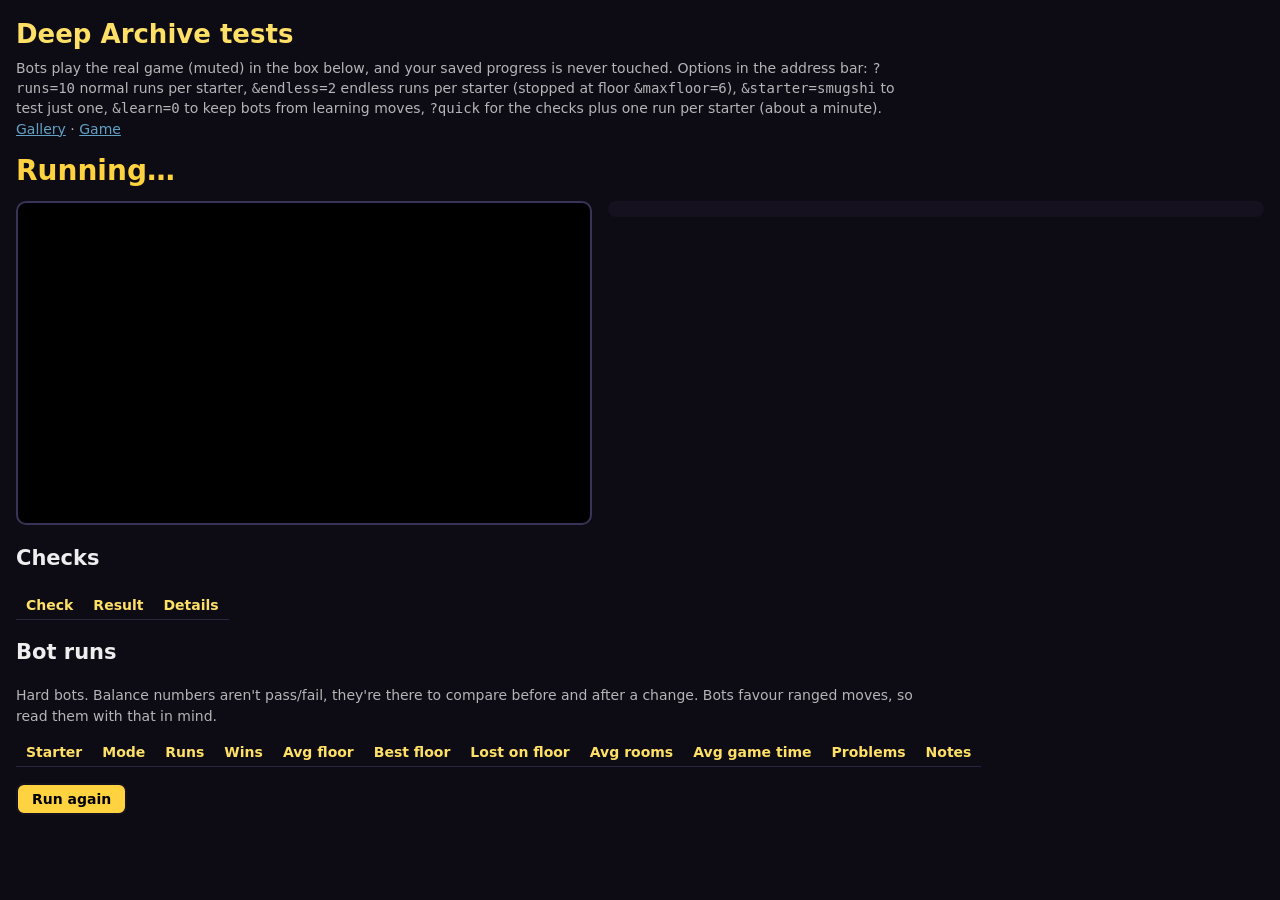
<file: test.html>
<!doctype html>
<html lang="en">
<head>
  <meta charset="utf-8">
  <meta name="viewport" content="width=device-width, initial-scale=1">
  <meta name="theme-color" content="#0d0b14">
  <title>Deep Archive Tests</title>
  <style>
    :root { --ink: #15111f; --ok: #6ee07a; --bad: #ff6a6a; --warn: #ffd23f; }
    * { box-sizing: border-box; }
    body { margin: 0; background: #0d0b14; color: #eee; font: 14px/1.45 system-ui, sans-serif; padding: 16px; }
    h1 { margin: 0 0 4px; font-size: 26px; color: #ffe066; }
    a { color: #7fd4ff; }
    .hint { opacity: .75; max-width: 900px; margin: 0 0 12px; }
    #verdict { font-size: 28px; font-weight: 900; margin: 10px 0; }
    #verdict.pass { color: var(--ok); } #verdict.fail { color: var(--bad); } #verdict.run { color: var(--warn); }
    .wrap { display: flex; flex-wrap: wrap; gap: 16px; align-items: flex-start; }
    iframe { width: 576px; max-width: 100%; aspect-ratio: 16 / 9; border: 2px solid #3a3358; border-radius: 10px; background: #000; }
    table { border-collapse: collapse; margin: 8px 0 16px; }
    th, td { padding: 4px 10px; border-bottom: 1px solid #2a2440; text-align: left; }
    th { color: #ffe066; font-weight: 700; }
    td.num { text-align: right; font-variant-numeric: tabular-nums; }
    .ok { color: var(--ok); } .bad { color: var(--bad); } .warn { color: var(--warn); }
    #log { white-space: pre-wrap; font: 12px/1.4 ui-monospace, Consolas, monospace; background: #15111f; border-radius: 8px; padding: 8px 10px; max-height: 260px; overflow: auto; min-width: 300px; flex: 1; }
    button { font: 700 14px system-ui; padding: 6px 14px; border-radius: 8px; border: 2px solid var(--ink); background: #ffd23f; cursor: pointer; }
  </style>
</head>
<body>
  <h1>Deep Archive tests</h1>
  <p class="hint">Bots play the real game (muted) in the box below, and your saved progress is never touched. Options in the address bar:
    <code>?runs=10</code> normal runs per starter, <code>&amp;endless=2</code> endless runs per starter (stopped at floor <code>&amp;maxfloor=6</code>), <code>&amp;starter=smugshi</code> to test just one, <code>&amp;learn=0</code> to keep bots from learning moves, <code>?quick</code> for the checks plus one run per starter (about a minute).
    <a href="gallery.html">Gallery</a> · <a href="./">Game</a></p>
  <div id="verdict" class="run">Running…</div>
  <div class="wrap">
    <iframe id="game"></iframe>
    <div id="log"></div>
  </div>
  <h2>Checks</h2>
  <table id="checks"><tr><th>Check</th><th>Result</th><th>Details</th></tr></table>
  <h2>Bot runs</h2>
  <p class="hint">Hard bots. Balance numbers aren't pass/fail, they're there to compare before and after a change. Bots favour ranged moves, so read them with that in mind.</p>
  <p class="hint" id="floors-hint" style="display:none">Floor by floor (r294): how many runs reached each floor, how many ended there, and the party's shape on arriving: average restoration (bars + the current bar), relics held, party size, HP share, game time. The shape of a run's difficulty, for trying lengths and curves (<code>&amp;maxfloor=12&amp;endless=3&amp;curve=0.8</code>).</p>
  <table id="floors" style="display:none"><tr><th>Floor</th><th>Reached</th><th>Ended here</th><th>Restoration</th><th>Relics</th><th>Party</th><th>HP</th><th>Time</th></tr></table>
  <table id="runs"><tr><th>Starter</th><th>Mode</th><th>Runs</th><th>Wins</th><th>Avg floor</th><th>Best floor</th><th>Lost on floor</th><th>Avg rooms</th><th>Avg game time</th><th>Problems</th><th>Notes</th></tr></table>
  <button id="again">Run again</button>

<script>
const q = new URLSearchParams(location.search);
const QUICK = q.has('quick');   // ?quick: the checks plus one run per starter
const RUNS = +(q.get('runs') ?? (QUICK ? 1 : 10)), ENDLESS = +(q.get('endless') ?? (QUICK ? 0 : 2)), MAX_FLOOR = +(q.get('maxfloor') ?? 6), LEARN = q.get('learn') !== '0', CURVE = (q.get('curve') ?? '1').split(',').map(Number), RECRUIT_EVERY = +(q.get('recruitEvery') ?? 1), TREASURE_EVERY = +(q.get('treasureEvery') ?? 1), PARTY = +(q.get('party') ?? 0);   // r294: how fast the party gathers (recruit and treasure rooms only every Nth floor, counted from floor 1; a smaller Arcbracer)   // curve: how steep the wild Coreatures' climb per floor is, 1 = the game's; 'a,b' ramps from a at floor 2 to b at maxfloor (r294, for trying run lengths)
const $ = s => document.querySelector(s);
const logEl = $('#log');
const log = s => { logEl.textContent += s + '\n'; logEl.scrollTop = logEl.scrollHeight; };
const problems = [];
let checksOk = true;
function check(name, ok, details = '') {
  if (!ok) { checksOk = false; problems.push(name + ': ' + details); }
  $('#checks').insertAdjacentHTML('beforeend', `<tr><td>${name}</td><td class="${ok ? 'ok' : 'bad'}">${ok ? 'PASS' : 'FAIL'}</td><td>${details}</td></tr>`);
}
// a heads-up that doesn't fail the tests (e.g. a Coreature's art changed: fine if it was meant to)
function note(name, details) {
  $('#checks').insertAdjacentHTML('beforeend', `<tr><td>${name}</td><td class="warn">CHANGED</td><td>${details}</td></tr>`);
}
$('#again').onclick = () => location.reload();
// A short yield so the page stays responsive. A message channel instead of setTimeout: browsers stretch
// setTimeout to a second or more in background tabs, which made runs crawl when the window wasn't in front.
const tickCh = new MessageChannel(), tickWaiting = [];
tickCh.port1.onmessage = () => { const r = tickWaiting.shift(); if (r) r(); };
const tick = () => new Promise(r => { tickWaiting.push(r); tickCh.port2.postMessage(0); });

// Refresh the browser's copies of the game's files first, so the tests never run an
// old cached build, then load the game.
(async () => {
  const html = await (await fetch('index.html', { cache: 'reload' })).text();
  const files = [...html.matchAll(/(?:src|href)="((?:js|css)\/[^"]+)"/g)].map(m => m[1]);
  // the Coreature art files listed in js/monsters.js
  const list = await (await fetch('js/monsters.js', { cache: 'reload' })).text();
  for (const m of (list.match(/MONSTER_FILES = \[([^\]]*)\]/) || [, ''])[1].matchAll(/'(\w+)'/g)) files.push(`js/monsters/${m[1]}.js`);
  await Promise.all(files.map(f => fetch(f, { cache: 'reload' })));
  $('#game').src = 'index.html?test=' + Date.now();
})();

$('#game').addEventListener('load', async () => {
  if (!$('#game').getAttribute('src')) return;
  const w = $('#game').contentWindow;
  const G = name => w.eval(name);     // the game's globals (const/let ones aren't on window)
  if (RECRUIT_EVERY > 1 || TREASURE_EVERY > 1) {   // fewer recruit and treasure rooms (r294): the others become fight rooms
    const og = w.genFloor;
    w.genFloor = (...a) => {
      const f = og(...a);
      for (const r of f.rooms) {
        const drop = (r.type === 'recruit' && (f.n - 1) % RECRUIT_EVERY !== 0) || (r.type === 'treasure' && (f.n - 1) % TREASURE_EVERY !== 0);
        if (!drop) continue;
        r.type = 'fight'; r.cleared = false; delete r.offer; delete r.relicChoice;
        r.enemies = w.makeWave(f.n, 's', f.stage); r.reward = w.pickReward();
      }
      return f;
    };
  }
  if (PARTY) Object.defineProperty(G('RunState').prototype, 'partyMax', { get() { return PARTY; } });   // a smaller Arcbracer (r294)
  if (CURVE.length > 1 || CURVE[0] !== 1) {   // a gentler or steeper climb per floor than the game's, to try run lengths (r294): floor 1 stays as it is
    const orig = w.wildSpec, [c0, c1] = CURVE.length > 1 ? CURVE : [CURVE[0], CURVE[0]];
    const at = floorN => c0 + (c1 - c0) * Math.max(0, Math.min(1, (floorN - 2) / Math.max(1, MAX_FLOOR - 2)));   // the factor ramps from floor 2 to the last floor
    w.wildSpec = (id, floorN, kind) => { const b = orig(id, 1, kind), f = orig(id, floorN, kind), c = at(floorN); return { ...f, hpMul: b.hpMul + (f.hpMul - b.hpMul) * c, atkMul: b.atkMul + (f.atkMul - b.atkMul) * c }; };
  }
  const errors = [];
  w.addEventListener('error', e => errors.push(String(e.message || e.error)));
  w.addEventListener('unhandledrejection', e => errors.push(String(e.reason)));

  // Never touch the real save, and keep the sound off.
  const Save = G('Save'), Sfx = G('Sfx');
  Save.write = () => {};
  Save.saveRun = () => {}; Save.clearRun = () => {}; Save.loadRun = () => null;   // and never the owner's saved run either
  if (!Sfx.muted) w.toggleMute();

  // ---------- sprites: every Coreature and the trainer, in every view ----------
  try {
    const VIEWS = ['front', 'fside', 'side', 'bside', 'back'], bad = [];
    for (const m of G('ALL_MONS()')) {
      const sp = G('SPRITES')[m.id];
      for (const v of VIEWS) {
        const cv = sp && sp.views[v];
        const px = cv && cv.getContext('2d').getImageData(0, 0, cv.width, cv.height).data.some((a, i) => i % 4 === 3 && a > 0);
        if (!px) bad.push(`${m.id}/${v}`);
      }
    }
    for (const look of Object.keys(G('TRAINER_LOOK_NAMES'))) for (const v of G('TRAINER_VIEWS')) if (!w.trainerCanvas(look, v).width || !w.trainerWalk(look, v)[1].width) bad.push('trainer/' + look + '/' + v);
    const n = G('ALL_MONS()').length;
    check('Sprites', !bad.length, bad.length ? 'missing or empty: ' + bad.join(', ') : `${n} Coreatures × ${VIEWS.length} views, plus the trainer`);
  } catch (e) { check('Sprites', false, e.message); }

  // ---------- every Coreature: art, animations, gear spots, moves, evolution, and where it lives ----------
  const VIEWS5 = ['front', 'fside', 'side', 'bside', 'back'];
  try {
    const bad = [], MOVES = G('MOVES'), ITEMS = G('ITEMS'), TYPES = G('TYPES'), RIGGED = G('RIGGED'), RIG_FRAMES = G('RIG_FRAMES');
    const AREA = G('AREA_MONS'), BYID = G('ROSTER_BY_ID'), ALL = G('ALL_MONS()');
    const found = new Set([...G('STARTERS'), ...G('EVOLVED').map(e => e.id)]);
    for (const a of Object.values(AREA)) for (const id of [...a.natives, ...a.bosses]) found.add(id);
    for (let grew = true; grew;) { grew = false; for (const m of ALL) if (found.has(m.id)) for (const to of [m.evolve && m.evolve.to, ...((m.evolve && m.evolve.alts) || []).map(a => a.to), ...Object.keys(m.branches || {})]) if (to && !found.has(to)) { found.add(to); grew = true; } }   // what they evolve into (levels and altar branches)
    for (const m of ALL) {
      const say = s => bad.push(`${m.id}: ${s}`);
      if (!G('MONSTER_ART')[m.id] || !G('MONSTER_ART_DIAG')[m.id]) say('art is missing a set of views');
      if (!RIG_FRAMES[RIGGED[m.id]]) say('no body type in RIGGED');
      const sp = G('SPRITES')[m.id], S = sp.size;
      if (!sp.frames || !sp.frames.walk || !sp.frames.faint) say('animation frames missing');
      if (m.moves.length !== 4 || m.moves.some(k => !MOVES[k])) say('moves: ' + (m.moves.filter(k => !MOVES[k]).join(', ') || 'not 4'));
      if (m.types.some(t => !TYPES[t])) say('unknown type');
      if (!ITEMS[m.item]) say('unknown item ' + m.item);
      if (m.evolve && !BYID[m.evolve.to]) say('bad evolution');
      for (const a of (m.evolve && m.evolve.alts) || []) if (!BYID[a.to] || (a.relic ? !G('RELICS')[a.relic] : !(a.areas || []).length || a.areas.some(k => !G('AREA_MONS')[k]))) say(`bad branch to ${a.to}`);
      for (const [to, recipe] of Object.entries(m.branches || {})) if (!BYID[to] || recipe.length !== 2 || recipe.some(t => !G('RELIC_TAGS').includes(t))) say(`bad altar branch ${to}`);
      if (!found.has(m.id)) say('never appears in the game (no area, starter or evolution)');
      for (const v of VIEWS5) {   // gear spots: on the picture, and in a sensible order
        const a = w.gearAnchors(m.id, v, S), inside = (x, y) => x >= 0 && y >= 0 && x < S && y < S;
        if (!inside(a.topX, a.top) || !inside(a.neckX, a.bottom) || a.bottom < a.top) say(`gear: head spot off in ${v}`);
        for (const l of a.lenses) if (!inside(l.x, l.y) || l.y < a.top - 1 || l.y > a.bottom + 1) say(`gear: eyes off in ${v}`);
        for (const f of a.feet) if (f && !inside(f.x, f.y)) say(`gear: feet off in ${v}`);
      }
    }
    check('Coreatures', !bad.length, bad.length ? bad.slice(0, 12).join('; ') + (bad.length > 12 ? ` (and ${bad.length - 12} more)` : '')
      : `${ALL.length} Coreatures: art, animations, gear spots, moves, types, items, evolutions, and each one appears somewhere`);
  } catch (e) { check('Coreatures', false, e.message); }

  // ---------- relic gear stays attached: every worn relic on every Coreature, in every picture ----------
  // Gear is laid over a Coreature from anchors found on its art (gear.js). Every piece must touch the
  // Coreature in every view and animation frame (walks, attacks, fidgets, wing flaps...), and must not
  // run off the edge of the picture, so changes to art or animation can't leave gear floating or cut off.
  try {
    const RELICS = G('RELICS'), ALL = G('ALL_MONS()'), bySpot = {};
    for (const id of Object.keys(RELICS)) if (RELICS[id].gear) (bySpot[RELICS[id].gear] = bySpot[RELICS[id].gear] || []).push(id);
    const outfits = [];   // every worn relic, a few full outfits (one piece per spot)
    for (let i = 0; i < Math.max(...Object.values(bySpot).map(l => l.length)); i++) outfits.push(Object.values(bySpot).map(l => l[i % l.length]));
    const pictures = set => {   // every picture in a sprite set, keyed the same way for the plain and the dressed set
      const out = {};
      const add = (vs, key) => { if (!vs) return; for (const v of VIEWS5) if (vs[v]) out[key + '/' + v] = vs[v]; add(vs.flapped, key + '/flap'); add(vs.half, key + '/half'); };
      add(set.views, 'stand');
      for (const [k, f] of Object.entries(set.frames || {})) if (k !== 'faint') [].concat(f).forEach((vs, i) => add(vs, Array.isArray(f) ? k + i : k));
      return out;
    };
    const issues = [], loose = {};
    for (const m of ALL) {
      const plain = pictures(G('SPRITES')[m.id]);
      for (const gear of outfits) {
        const set = G('gearSet')(m.id, gear), dressed = pictures(set), PAD = set.pad || 0;
        for (const [key, pc] of Object.entries(plain)) {
          const dc = dressed[key]; if (!dc) continue;
          // the plain picture laid into the dressed one's frame (dressed pictures have a margin, gear.js GEAR_PAD)
          const W = dc.width, H = dc.height, b = dc.getContext('2d').getImageData(0, 0, W, H).data;
          const pl = document.createElement('canvas'); pl.width = W; pl.height = H; pl.getContext('2d').drawImage(pc, PAD, PAD);
          const a = pl.getContext('2d').getImageData(0, 0, W, H).data;
          const isGear = new Uint8Array(W * H);
          for (let i = 0; i < W * H; i++) if (b[i * 4 + 3] && (b[i * 4] !== a[i * 4] || b[i * 4 + 1] !== a[i * 4 + 1] || b[i * 4 + 2] !== a[i * 4 + 2] || b[i * 4 + 3] !== a[i * 4 + 3])) isGear[i] = 1;
          const seen = new Uint8Array(W * H);
          for (let i = 0; i < W * H; i++) {
            if (!isGear[i] || seen[i]) continue;
            let touches = false, edge = false, size = 0; const stack = [i]; seen[i] = 1;
            while (stack.length) {
              const j = stack.pop(), x = j % W, y = (j / W) | 0; size++;
              if (a[j * 4 + 3]) touches = true;                                           // drawn over the Coreature
              if (x === 0 || y === 0 || x === W - 1) edge = true;
              for (let dy = -1; dy <= 1; dy++) for (let dx = -1; dx <= 1; dx++) {
                const nx = x + dx, ny = y + dy; if (nx < 0 || ny < 0 || nx >= W || ny >= H) continue;
                const n = ny * W + nx;
                if (isGear[n]) { if (!seen[n]) { seen[n] = 1; stack.push(n); } } else if (a[n * 4 + 3]) touches = true;
              }
            }
            if ((!touches || edge) && size > 2) { const k2 = m.id + ' ' + (edge ? 'cut off' : 'floating') + ' (' + gear.join('+') + ')'; (loose[k2] = loose[k2] || []).push(key); }
          }
        }
        G('forgetGear')(new Set());
      }
    }
    for (const [k, keys] of Object.entries(loose)) issues.push(k + ': ' + keys.slice(0, 4).join(', ') + (keys.length > 4 ? ' +' + (keys.length - 4) : ''));
    window.gearIssues = loose;
    check('Gear fit', !issues.length, issues.length ? issues.slice(0, 10).join('; ') + (issues.length > 10 ? ` (and ${issues.length - 10} more)` : '')
      : `every worn relic on all ${ALL.length} Coreatures stays attached in every view and frame (${outfits.length} outfits)`);
  } catch (e) { check('Gear fit', false, e.message); }

  // ---------- every relic: effect, element tag, gear, icon; mods and events the game really uses ----------
  try {
    const bad = [], RELICS = G('RELICS'), TAGS = G('RELIC_TAGS'), GEAR = G('GEAR_ART'), ICONS = G('ICON_ART');
    // the mod names and events the game asks for, read straight from its code
    const code = (await Promise.all(['js/battle.js', 'js/combat.js'].map(async f => (await fetch(f, { cache: 'reload' })).text()))).join('\n');
    const MODS = new Set([...code.matchAll(/\.mod\([^,]*, '(\w+)'/g)].map(m => m[1])), EVENTS = new Set([...code.matchAll(/\.emit\('(\w+)'/g)].map(m => m[1]));
    for (const [id, r] of Object.entries(RELICS)) {
      const say = s => bad.push(`${id}: ${s}`);
      if (!r.name || !r.desc) say('name or description missing');
      if (!TAGS.includes(r.tag)) say('no element tag');
      if (r.aura ? !G('RELIC_AURA')[r.aura] || r.gear : !['head', 'eyes', 'neck', 'feet'].includes(r.gear) || !GEAR[id]) say('needs gear or an aura (not both)');
      const f = r.fused;
      if (!f || !f.name || !f.desc || (!f.bonus && !f.mods && !f.on)) say('no fused version for the altar');
      for (const k of Object.keys((f && f.mods) || {})) if (!MODS.has(k)) say(`fused: the game never asks for '${k}'`);
      for (const k of Object.keys((f && f.on) || {})) if (!EVENTS.has(k)) say(`fused: the game never sends '${k}'`);
      if (!ICONS[id]) say('no icon');
      if (!r.bonus && !r.mods && !r.on) say('does nothing');
      for (const k of Object.keys(r.bonus || {})) if (!['atk', 'def', 'spd', 'cd'].includes(k)) say('unknown stat ' + k);
      for (const k of Object.keys(r.mods || {})) if (!MODS.has(k)) say(`the game never asks for '${k}'`);
      for (const k of Object.keys(r.on || {})) if (!EVENTS.has(k)) say(`the game never sends '${k}'`);
    }
    check('Relics', !bad.length, bad.length ? bad.join('; ') : `${Object.keys(RELICS).length} relics: effect, element tag, gear or aura, icon and fused version (mods the game uses: ${[...MODS].join(', ')}; events: ${[...EVENTS].join(', ')})`);
  } catch (e) { check('Relics', false, e.message); }

  // ---------- pictures: every Coreature's art compared with the saved fingerprints ----------
  try {
    const hash = cv => { const d = cv.getContext('2d').getImageData(0, 0, cv.width, cv.height).data; let h = 2166136261; for (let i = 0; i < d.length; i++) h = Math.imul(h ^ d[i], 16777619); return h >>> 0; };
    const sets = (vs, out) => { for (const v of Object.keys(vs).sort()) out.push(hash(vs[v])); if (vs.flapped) sets(vs.flapped, out); };
    const now = {};
    for (const m of G('ALL_MONS()')) {
      const sp = G('SPRITES')[m.id], hs = [];
      sets(sp.views, hs);
      for (const k of Object.keys(sp.frames || {}).sort()) for (const vs of [].concat(sp.frames[k])) sets(vs, hs);
      now[m.id] = (hs.reduce((h, x) => Math.imul(h ^ x, 16777619), 2166136261) >>> 0).toString(16) + ':' + hs.length;
    }
    let saved = null;
    try { saved = await (await fetch('tests/sprite-hashes.json', { cache: 'reload' })).json(); } catch (e) {}
    const changed = saved ? Object.keys(now).filter(id => saved[id] && saved[id] !== now[id]) : [];
    const added = saved ? Object.keys(now).filter(id => !saved[id]) : Object.keys(now);
    window.spriteHashes = JSON.stringify(now, null, 1);   // the new fingerprints, to save when art changed on purpose
    if (!changed.length && !added.length) check('Pictures', true, `every picture of all ${Object.keys(now).length} Coreatures matches the saved fingerprints`);
    else note('Pictures', (changed.length ? `art changed: ${changed.join(', ')}. ` : '') + (added.length ? `new: ${added.join(', ')}. ` : '') +
      'Fine if that was meant; then save the new fingerprints (window.spriteHashes) to tests/sprite-hashes.json.');
  } catch (e) { check('Pictures', false, e.message); }

  // ---------- a run in progress saves and loads back the same (refresh, then CONTINUE) ----------
  try {
    const RS = G('RunState'), run = new RS('smugshi', false);
    run.recruit('garrishell'); run.recruit('sparkit');
    for (const r of ['emberTracks', 'tideCharm', 'luckyCoin']) run.addRelic(r);
    run.party[1].fused = ['muscleCharm']; run.coins = 42; run.party[0].hp = 123;
    run.floor.rooms[1].cleared = true; run.floor.rooms[1].visited = true; run.room = run.floor.rooms[1];
    run.learnQueue.push({ mon: run.party[2], id: run.party[2].known[0] });
    const a = JSON.stringify(run.toSave()), back = RS.fromSave(JSON.parse(a)), b = JSON.stringify(back.toSave());
    const doorsOk = back.floor.rooms.every(r => Object.values(r.doors).every(o => back.floor.rooms.includes(o)));
    check('Run save', a === b && doorsOk && back.room === back.floor.rooms[1] && back.party[1].bonus.atk > 1,
      `a run (party, relics, fused relics, coins, rooms, doors, current room, moves waiting to be learned) saves and loads back the same (${Math.round(a.length / 1024)} KB)`);
  } catch (e) { check('Run save', false, e.message); }

  // ---------- saves: an old save upgrades step by step to the current version ----------
  try {
    const UP = G('SAVE_UPGRADES'), VERSION = G('SAVE_VERSION');
    const d = { starters: ['smugshi', 'cinderox', 'tidalisk', 'lumawool'], runs: 7, wins: 2, bestFloor: 3, bestEndless: 5, recruited: ['mindra'], lighting: false };
    for (let v = 1; v < VERSION; v++) if (UP[v]) UP[v](d);
    const ok = d.settings && d.settings.lighting === false && !('lighting' in d) && d.runs === 7 && d.starters.length === 4;
    check('Save upgrade', ok, `a version 1 save upgrades to version ${VERSION} and keeps its progress`);
  } catch (e) { check('Save upgrade', false, e.message); }

  // ---------- music: every song renders without errors and at a sane level ----------
  try {
    const out = [];
    let ok = true;
    for (const name of Object.keys(Sfx.music.SONGS)) {
      const off = new w.OfflineAudioContext(1, 22050 * 6, 22050);
      Sfx._offline(off, ({ Music }) => Music._scheduleAll(6, name));
      const d = (await off.startRendering()).getChannelData(0);
      let peak = 0; for (const s of d) peak = Math.max(peak, Math.abs(s));
      if (!(peak > 0.05 && peak < 0.5)) ok = false;
      out.push(`${name} ${peak.toFixed(2)}`);
    }
    check('Music', ok, 'peak levels: ' + out.join(', '));
  } catch (e) { check('Music', false, e.message); }

  // ---------- bot runs ----------
  const App = G('App'), Input = G('Input'), UI = G('UI');
  const AI = G('AI'), DIFF = G('DIFFICULTY'), doorPos = G('doorPos'), RELICS = G('RELICS');
  const origDir = Input.dir;
  w.transition = fn => fn();
  UI.pickNext = (team, cb) => cb(team.findIndex(m => !m.fainted));
  const realOffer = w.openOffer, Offer = G('Offer');
  const btn = id => w.document.getElementById(id);
  // the bot says yes to recruits (while there's room), relics and anything useful it can afford
  w.openOffer = ped => {
    realOffer(ped);
    if (ped.kind === 'altar') {   // evolve whoever can, offering a matching relic and one more
      const A = G('Altar'), run = App.run, i = run.party.findIndex(m => m.def.branches && !m.fainted);
      const br = i >= 0 && Object.entries(run.party[i].def.branches).find(([, rec]) => rec.every(t => run.relics.some(id => RELICS[id].tag === t)));
      if (br) {
        Object.assign(A, { mon: i, branch: br[0], picks: br[1].map(t => run.relics.find(id => RELICS[id].tag === t)) });
        w.drawAltar();
      }
      (btn('btn-altar-yes').disabled ? btn('btn-altar-no') : btn('btn-altar-yes')).onclick();
      return;
    }
    const run = App.run;
    let take = false;
    if (ped.kind === 'mon') take = run.party.length < run.partyMax;
    else if (ped.kind === 'relic') take = true;
    else take = run.coins >= ped.item.price && (!!RELICS[ped.id] || run.useGood(ped.id, true));
    (take ? btn('btn-recruit-yes') : btn('btn-recruit-no')).onclick();
  };

  // Which way to walk out of combat: pickups, then pedestals, the stairs, and finally
  // the next unvisited room (the boss last).
  function exploreTarget(b, bot) {
    const P = b.P, room = b.room;
    const near = b.pickups.filter(k => k.t > 0.5 && !(bot.skip && bot.skip.has(k))).sort((a, c) => Math.hypot(a.x - P.x, a.y - P.y) - Math.hypot(c.x - P.x, c.y - P.y))[0];
    if (near) return { x: near.x, y: near.y };
    const ped = b.pedestals.find(p => !bot.peds.has(p));
    if (ped) {
      if (Math.hypot(P.x - ped.x, P.y - ped.y) < 22 + P.r) bot.peds.add(ped);
      return { x: ped.x, y: ped.y + 4 };
    }
    if (b.stairs) { if (bot.stairsRoom !== b.room) { bot.stairsRoom = b.room; bot.stairsPick = b.stairsAlt && Math.random() < 0.5 ? b.stairsAlt : b.stairs; } return bot.stairsPick; }   // (a pair of stairs, r295: either)
    const dir = nextDoor(room, App.run.floor);
    if (!dir) return null;
    const d = doorPos(room, dir), F = b.F;
    const inside = { n: [d.x, F.y0 + 12], s: [d.x, F.y1 - 6], w: [F.x0 + 12, d.y + 8], e: [F.x1 - 12, d.y + 8] }[dir];
    const outside = { n: [d.x, F.y0 - 40], s: [d.x, F.y1 + 40], w: [F.x0 - 40, d.y + 8], e: [F.x1 + 40, d.y + 8] }[dir];
    const lined = dir === 'n' || dir === 's' ? Math.abs(P.x - d.x) < 6 : Math.abs(P.y - (d.y + 8)) < 6;
    const at = lined ? outside : inside;
    return { x: at[0], y: at[1] };
  }
  // the way from the bot to t round the room's obstacles (r268): a search over a 6-unit grid of the spots its feet can
  // stand on; the goal is any spot close enough to t (a pickup can rest against a rock where the feet can't go)
  function findPath(b, P, t) {
    const G = 6, Bd = b.bounds(P), obs = b.obstacles;
    const nx = Math.ceil(b.room.w / G), ny = Math.ceil(b.room.h / G), from = new Int32Array(nx * ny).fill(-1);
    const free = (i, j) => { const x = i * G, y = j * G; return x >= Bd.x0 && x <= Bd.x1 && y >= Bd.y0 && y <= Bd.y1 && !w.pushOutOfObstacles(obs, { x, y }, P.r); };
    const si = Math.round(P.x / G), sj = Math.round(P.y / G), start = sj * nx + si, reach = 10 + P.r * 0.4;
    from[start] = start;
    const q = [start];
    for (let h = 0; h < q.length; h++) {
      const c = q[h], i = c % nx, j = (c - i) / nx;
      if (Math.hypot(i * G - t.x, j * G - t.y) < reach) {
        const out = [];
        for (let k = c; k !== start; k = from[k]) out.push({ x: (k % nx) * G, y: Math.floor(k / nx) * G });
        out.reverse(); out.push({ x: t.x, y: t.y });
        return out;
      }
      for (const [di, dj] of [[1, 0], [-1, 0], [0, 1], [0, -1], [1, 1], [1, -1], [-1, 1], [-1, -1]]) {
        const I = i + di, J = j + dj, n = J * nx + I;
        if (I < 0 || J < 0 || I >= nx || J >= ny || from[n] !== -1 || !free(I, J)) continue;
        if (di && dj && (!free(i + di, j) || !free(i, j + dj))) continue;   // no cutting corners
        from[n] = c; q.push(n);
      }
    }
    return null;
  }
  // first step towards the nearest unvisited room (ignoring the boss until everything else is seen)
  function nextDoor(from, floor) {
    const boss = floor.rooms.find(r => r.type === 'boss');
    const goal = r => (r.type === 'boss' ? (floor.rooms.every(o => o.visited || o.type === 'boss' || o.hiddenRoom) && !r.cleared) : !r.visited);   // (a secret room only counts once it's found)
    const seen = new Set([from]), queue = [[from, null]];
    while (queue.length) {
      const [r, first] = queue.shift();
      for (const [dir, n] of Object.entries(r.doors)) {
        if (!n || seen.has(n)) continue;
        seen.add(n);
        const f = first || dir;
        if (goal(n)) return f;
        queue.push([n, f]);
      }
    }
    return boss && !boss.cleared ? null : null;
  }

  async function botRun(starter, endless) {
    App.endless = endless;
    w.startRun(starter);
    const ai = new AI(DIFF.hard);
    const bot = { peds: new Set(), room: null, roomT: 0, lastPos: null, stuckT: 0, wiggle: 0, swaps: 0 };
    let dir = { x: 0, y: 0 }, steps = 0, problem = null, note = null;
    Input.dir = () => dir;
    const floors = [];   // the party's shape on arriving at each floor (r294)
    const noteFloor = () => { const run = App.run, alive = run.party.filter(m => !m.fainted); floors.push({ n: run.floorN, prog: run.party.reduce((a, m) => a + m.progress, 0) / run.party.length, relics: run.relics.length, party: run.party.length, hp: alive.length ? alive.reduce((a, m) => a + m.hp / m.maxHp, 0) / alive.length : 0, time: run.stats.time }); };
    noteFloor();
    const DT = 1 / 60, LIMIT = 60 * 60 * 90;   // 90 minutes of game time at most (a full 6-floor run takes 25-35)
    while (true) {
      const b = App.battle;
      if (!b || b.state === 'over') break;
      if (App.run.floorN !== floors[floors.length - 1].n) noteFloor();
      if (endless && App.run.floorN > MAX_FLOOR) break;
      if (++steps > LIMIT) { problem = 'took too long'; break; }
      if (b.room !== bot.room) { bot.room = b.room; bot.roomT = 0; bot.peds = new Set(); bot.swaps = 0; bot.skip = new Set(); }
      bot.roomT += DT;
      if (bot.roomT > 240) {
        const who = b.e.filter(m => m.alive).map(m => `${m.id} ${Math.round(m.hp)}/${Math.round(m.maxHp)} HP`).join(', ');
        const msg = `a ${b.room.type} room on floor ${App.run.floorN} (${b.P.id} ${Math.round(b.P.hp)} HP${who ? ' vs ' + who : ''})`;
        // a fight nobody can win is a balance note; getting stuck while exploring is a bug
        if (b.state === 'fight') note = 'fight lasted 4+ minutes in ' + msg; else {
          const t = exploreTarget(b, bot), r = n => Math.round(n);
          problem = `stuck (${b.state}) in ` + msg + ` at ${r(b.P.x)},${r(b.P.y)} going to ${t ? r(t.x) + ',' + r(t.y) : 'nothing'} (room ${b.room.w}x${b.room.h}, ${b.obstacles.map(q => q.block || `${r(q.x)},${r(q.y)} ${q.fw}x${q.fd}`).join('; ')}; pickups ${b.pickups.map(k => k.kind + ' ' + r(k.x) + ',' + r(k.y)).join('; ')})`;
          problem += ` [enemies ${b.e.map(m => m.id + (m.fainted ? ' fainted' : m.alive ? ' alive' : ' spawning')).join(', ') || 'none'}; room.enemies ${b.room.enemies.length}; cleared ${b.room.cleared}; stairs ${b.stairs ? r(b.stairs.x) + ',' + r(b.stairs.y) : 'none'}; path ${t && findPath(b, b.P, t) ? 'found' : 'none'}]`;   // (r291: what's left to do there, for stuck bugs)
          window.stuckRoom = b.room; window.stuckBattle = b;
        }
        break;
      }
      if (b.state === 'fight') {
        dir = ai.update(DT, b.P, b);
        // like a player would: swap someone else in when a fight drags on
        if (bot.roomT > 45 * (bot.swaps + 1)) {
          bot.swaps++;
          for (let k = 1; k < b.p.length; k++) { const i = (b.pi + k) % b.p.length; if (b.canSwap('player', i)) { b.swap('player', i); break; } }
        }
      }
      else if (b.state === 'explore') {
        const t = exploreTarget(b, bot), P = b.P;
        if (!t) dir = { x: 0, y: 0 };
        else {
          const dx = t.x - P.x, dy = t.y - P.y, d = Math.hypot(dx, dy) || 1;
          dir = { x: dx / d, y: dy / d };
          // step around pedestals that are in the way
          for (const p of b.pedestals) {
            const px = P.x - p.x, py = P.y - p.y, pd = Math.hypot(px, py);
            if (pd < 34 && pd > 0 && Math.hypot(t.x - p.x, t.y - p.y) > 8) { dir.x += -py / pd * 0.9; dir.y += px / pd * 0.9; }
          }
          // round obstacles and wall blocks (r268): with any in the room, a grid search finds the way to the target
          // (a few times a second) and the bot walks to a point a few steps along it
          if (b.obstacles.length && t.x > b.F.x0 && t.x < b.F.x1 && t.y > b.F.y0 && t.y < b.F.y1) {
            if (!bot.path || bot.pathT <= 0 || bot.pathFor !== t.x + ',' + t.y) { bot.path = findPath(b, P, t); bot.pathT = 0.25; bot.pathFor = t.x + ',' + t.y; }
            bot.pathT -= DT;
            const way = bot.path;
            if (way && way.length) {
              while (way.length > 1 && Math.hypot(way[0].x - P.x, way[0].y - P.y) < 8) way.shift();
              const wpt = way[Math.min(2, way.length - 1)], ex = wpt.x - P.x, ey = wpt.y - P.y, ed = Math.hypot(ex, ey);
              if (ed > 1) dir = { x: ex / ed, y: ey / ed };
            }
          }
          // nudged sideways if it hasn't moved for a while
          const moved = bot.lastPos ? Math.hypot(P.x - bot.lastPos.x, P.y - bot.lastPos.y) : 1;
          bot.lastPos = { x: P.x, y: P.y };
          bot.stuckT = moved < 0.2 ? bot.stuckT + DT : 0;
          // a pickup it can't get to for a while (wedged by a rock, r270): leave it, like a player would
          const k = b.pickups.find(p => p.x === t.x && p.y === t.y);
          bot.pickT = k && k === bot.pickK ? (bot.pickT || 0) + DT : 0; bot.pickK = k;
          if (k && bot.pickT > 6) { (bot.skip = bot.skip || new Set()).add(k); bot.pickT = 0; }
          if (bot.stuckT > 0.6) bot.wiggle = 0.5;
          if (bot.wiggle > 0) { bot.wiggle -= DT; dir = { x: -dir.y, y: dir.x }; }
        }
      }
      // a new move: like a player, keep heals and buffs, and swap out the weakest attack (damage per second,
      // with the same-type bonus) if the new one does more; otherwise keep it for later
      if (LEARN && b.state === 'explore' && App.run.learnQueue.length) {
        w.openLearn();
        // a memory: take a move if it beats the weakest attack, else a strength (a move then goes on below)
        const M = G('Memory').cur;
        if (M) {
          const MV = G('MOVES'), m = M.mon, dpsM = k => (MV[k].power || 0) * (m.def.types.includes(MV[k].type) ? 1.3 : 1) / (MV[k].cd || 1);
          const best = M.choice.map((o, i) => ({ i, v: o.move ? dpsM(o.move) : 40 })).sort((a, b) => b.v - a.v)[0];
          btn('memory-cards').querySelector(`[data-opt="${best.i}"]`).click();
        }
        const L = G('Learn').cur, MOVES = G('MOVES');
        if (L) {
          const m = L.mon, attack = k => !['buff', 'heal'].includes(MOVES[k].kind);
          const dps = k => (MOVES[k].power || 0) * (m.def.types.includes(MOVES[k].type) ? 1.3 : 1) / (MOVES[k].cd || 1);
          const ids = m.moves.map(x => x.id), slots = ids.map((k, i) => i).filter(i => attack(ids[i]));
          const weak = slots.reduce((a, i) => (dps(ids[i]) < dps(ids[a]) ? i : a), slots[0]);
          if (attack(L.id) && dps(L.id) > dps(ids[weak]) * 1.1) btn('learn-detail').querySelector(`[data-slot="${weak}"]`).click();
          else btn('btn-learn-keep').onclick();
        }
      }
      try { b.update(DT); } catch (e) { errors.push(e.message + ' @ ' + (e.stack || '').split('\n')[1]); problem = 'error: ' + e.message; break; }
      App.paused = true;   // keep the game's own loop from stepping too (it still draws)
      if (steps % 400 === 0) await tick();
    }
    Input.dir = origDir;
    const run = App.run, bEnd = App.battle;
    const end = `${bEnd ? bEnd.state + ' in a ' + bEnd.room.type + ' room' : 'no battle'}; party ${run.party.map(m => m.id + ' ' + Math.round(m.hp) + '/' + Math.round(m.maxHp) + (m.fainted ? ' fainted' : '')).join(', ')}${bEnd && bEnd.e.length ? '; vs ' + bEnd.e.map(m => m.id + (m.champ ? ' ' + m.champ : '') + ' ' + Math.round(m.hp) + '/' + Math.round(m.maxHp)).join(', ') : ''}; ${run.relics.length} relics`;
    const res = { win: !!(App.battle && App.battle.state === 'over' && run.floorN >= G('RUN_FLOORS') && !endless && run.party.some(m => !m.fainted)),
      floor: run.floorN, rooms: run.stats.rooms, time: run.stats.time, problem, note, floors, cleared: endless && run.floorN > MAX_FLOOR, end };
    w.leaveRun('title');
    return res;
  }

  const rows = [], runProblems = [];
  const plan = [];
  for (const s of q.get('starter') ? [q.get('starter')] : G('STARTERS')) {
    if (RUNS) plan.push([s, false, RUNS]);
    if (ENDLESS) plan.push([s, true, ENDLESS]);
  }
  for (const [starter, endless, n] of plan) {
    const rs = [];
    for (let i = 0; i < n; i++) {
      const before = errors.length;
      const r = await botRun(starter, endless);
      if (errors.length > before && !r.problem) r.problem = 'error: ' + errors[before];
      rs.push(r);
      log(`${starter} ${endless ? 'endless' : 'normal'} #${i + 1}: ${r.win ? 'WIN' : 'floor ' + r.floor}, ${r.rooms} rooms, ${Math.round(r.time)} s${r.problem ? '  ✗ ' + r.problem : ''}${r.note ? '  ⚠ ' + r.note : ''}${!r.win && !r.cleared ? '  (' + r.end + ')' : ''}`);
    }
    const avg = k => rs.reduce((a, r) => a + r[k], 0) / rs.length;
    const probs = [...new Set(rs.map(r => r.problem).filter(Boolean))];
    const notes = [...new Set(rs.map(r => r.note).filter(Boolean))];
    probs.forEach(p => runProblems.push(`${starter}: ${p}`));
    const t = Math.round(avg('time'));
    $('#runs').insertAdjacentHTML('beforeend', `<tr><td>${G('ROSTER_BY_ID')[starter].name}</td><td>${endless ? 'Endless' : 'Normal'}</td>
      <td class="num">${rs.length}</td><td class="num">${endless ? rs.filter(r => r.cleared).length + ' past ' + MAX_FLOOR : rs.filter(r => r.win).length}</td>
      <td class="num">${avg('floor').toFixed(1)}</td><td class="num">${Math.max(...rs.map(r => r.floor))}</td>
      <td>${(() => { const h = {}; for (const r of rs) if (!r.win) h[r.floor] = (h[r.floor] || 0) + 1; return Object.keys(h).sort((a, b) => a - b).map(f => `${f}: ${h[f]}`).join(', ') || '–'; })()}</td>
      <td class="num">${avg('rooms').toFixed(1)}</td><td class="num">${Math.floor(t / 60)}:${String(t % 60).padStart(2, '0')}</td>
      <td class="${probs.length ? 'bad' : 'ok'}">${probs.join('; ') || 'none'}</td><td class="warn">${notes.join('; ')}</td></tr>`);
    rows.push({ starter, endless, rs });
  }
  // floor by floor, over every run (r294)
  {
    const all = rows.flatMap(r => r.rs), top = Math.max(0, ...all.flatMap(r => r.floors.map(f => f.n)));
    if (all.length && top > 1) {
      $('#floors').style.display = ''; $('#floors-hint').style.display = '';
      for (let n = 1; n <= top; n++) {
        const at = all.map(r => r.floors.find(f => f.n === n)).filter(Boolean), ended = all.filter(r => !r.win && !r.cleared && r.floor === n).length;
        if (!at.length) continue;
        const avg = k => at.reduce((a, f) => a + f[k], 0) / at.length, t = Math.round(avg('time'));
        $('#floors').insertAdjacentHTML('beforeend', `<tr><td class="num">${n}</td><td class="num">${at.length}</td><td class="num${ended ? ' warn' : ''}">${ended || '–'}</td><td class="num">${avg('prog').toFixed(2)}</td><td class="num">${avg('relics').toFixed(1)}</td><td class="num">${avg('party').toFixed(1)}</td><td class="num">${Math.round(avg('hp') * 100)}%</td><td class="num">${Math.floor(t / 60)}:${String(t % 60).padStart(2, '0')}</td></tr>`);
      }
    }
  }
  check('Bot runs', !runProblems.length, runProblems.length ? runProblems.join(' | ') : `${rows.reduce((a, r) => a + r.rs.length, 0)} runs, no errors and nobody got stuck`);
  check('No errors in the page', !errors.length, errors.length ? [...new Set(errors)].slice(0, 5).join(' | ') : 'none');

  const pass = checksOk && !problems.length;
  const v = $('#verdict');
  v.className = pass ? 'pass' : 'fail';
  v.textContent = pass ? 'PASS' : `FAIL: ${problems.length} problem${problems.length > 1 ? 's' : ''}`;
  window.__results = { pass, problems, rows: rows.map(r => ({ starter: r.starter, endless: r.endless, rs: r.rs })) };
  document.title = (pass ? 'PASS' : 'FAIL') + ' · Deep Archive Tests';
});
</script>
</body>
</html>
</file>
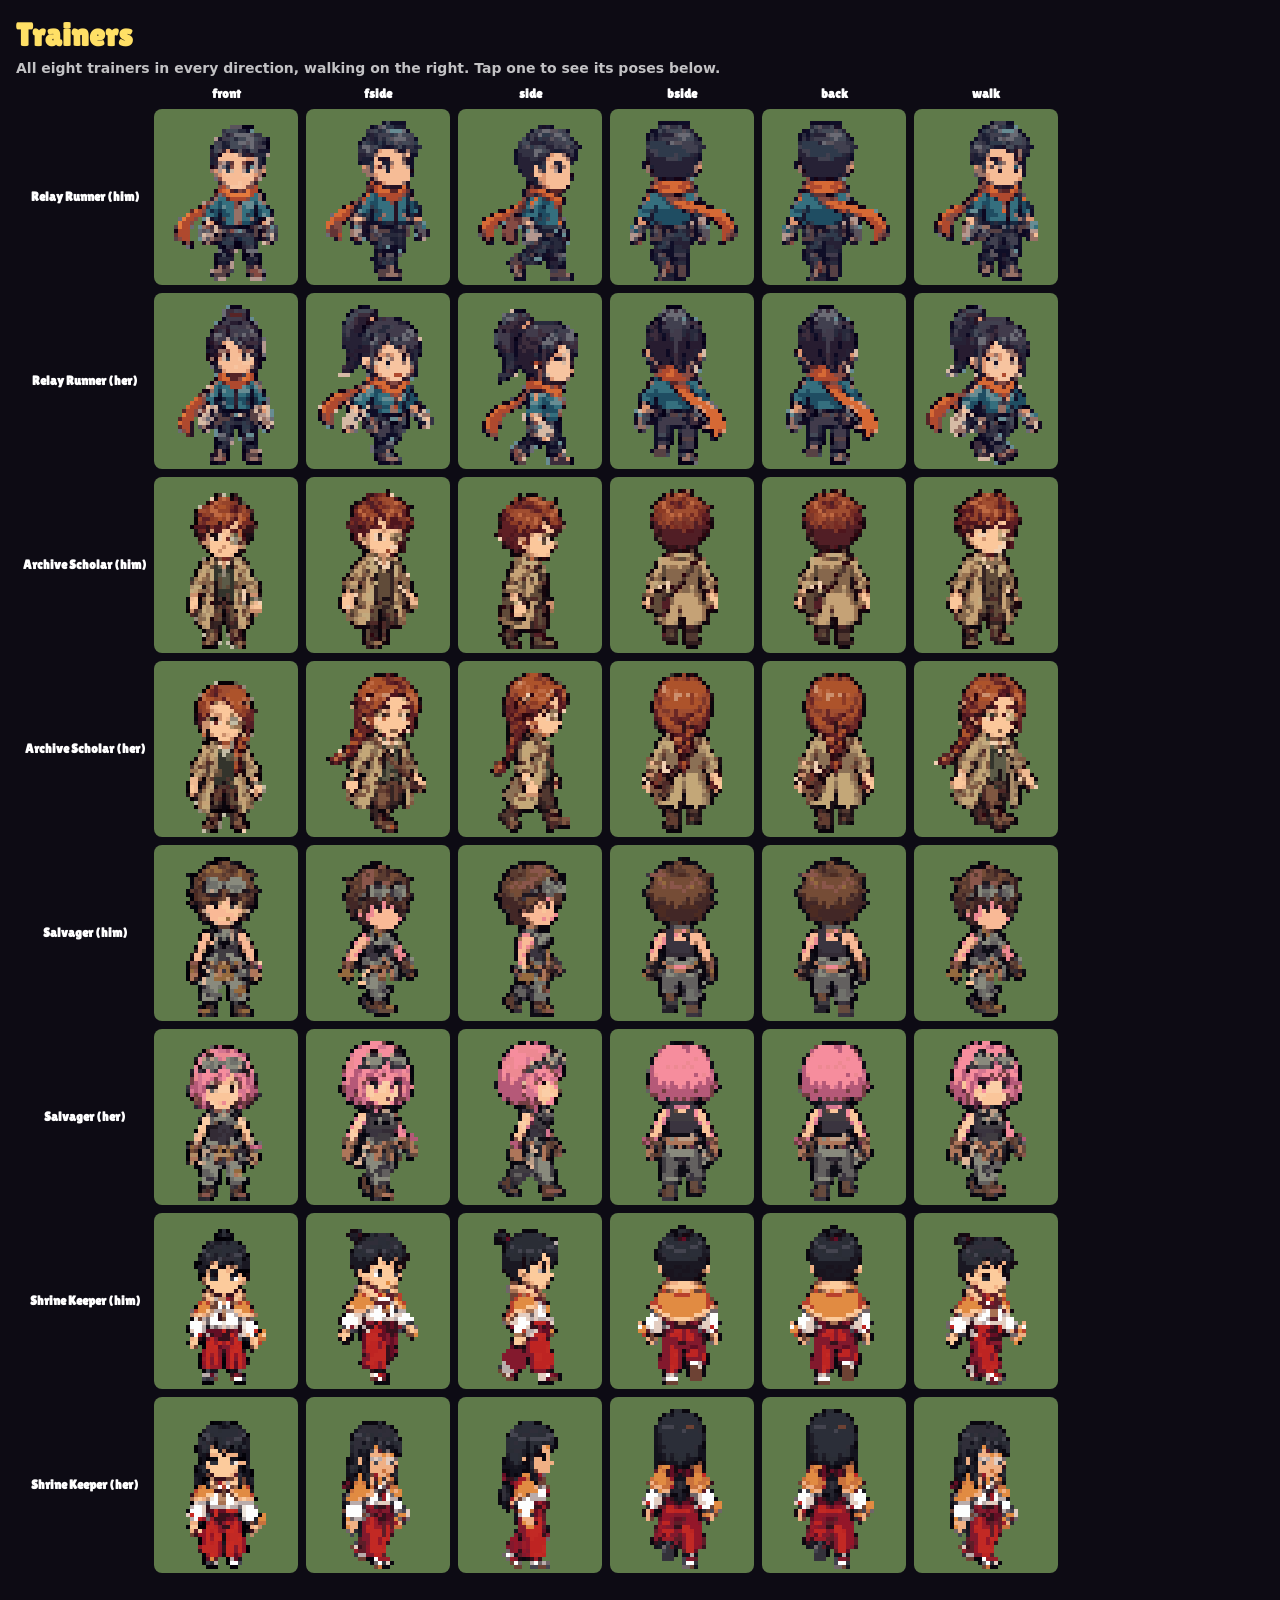
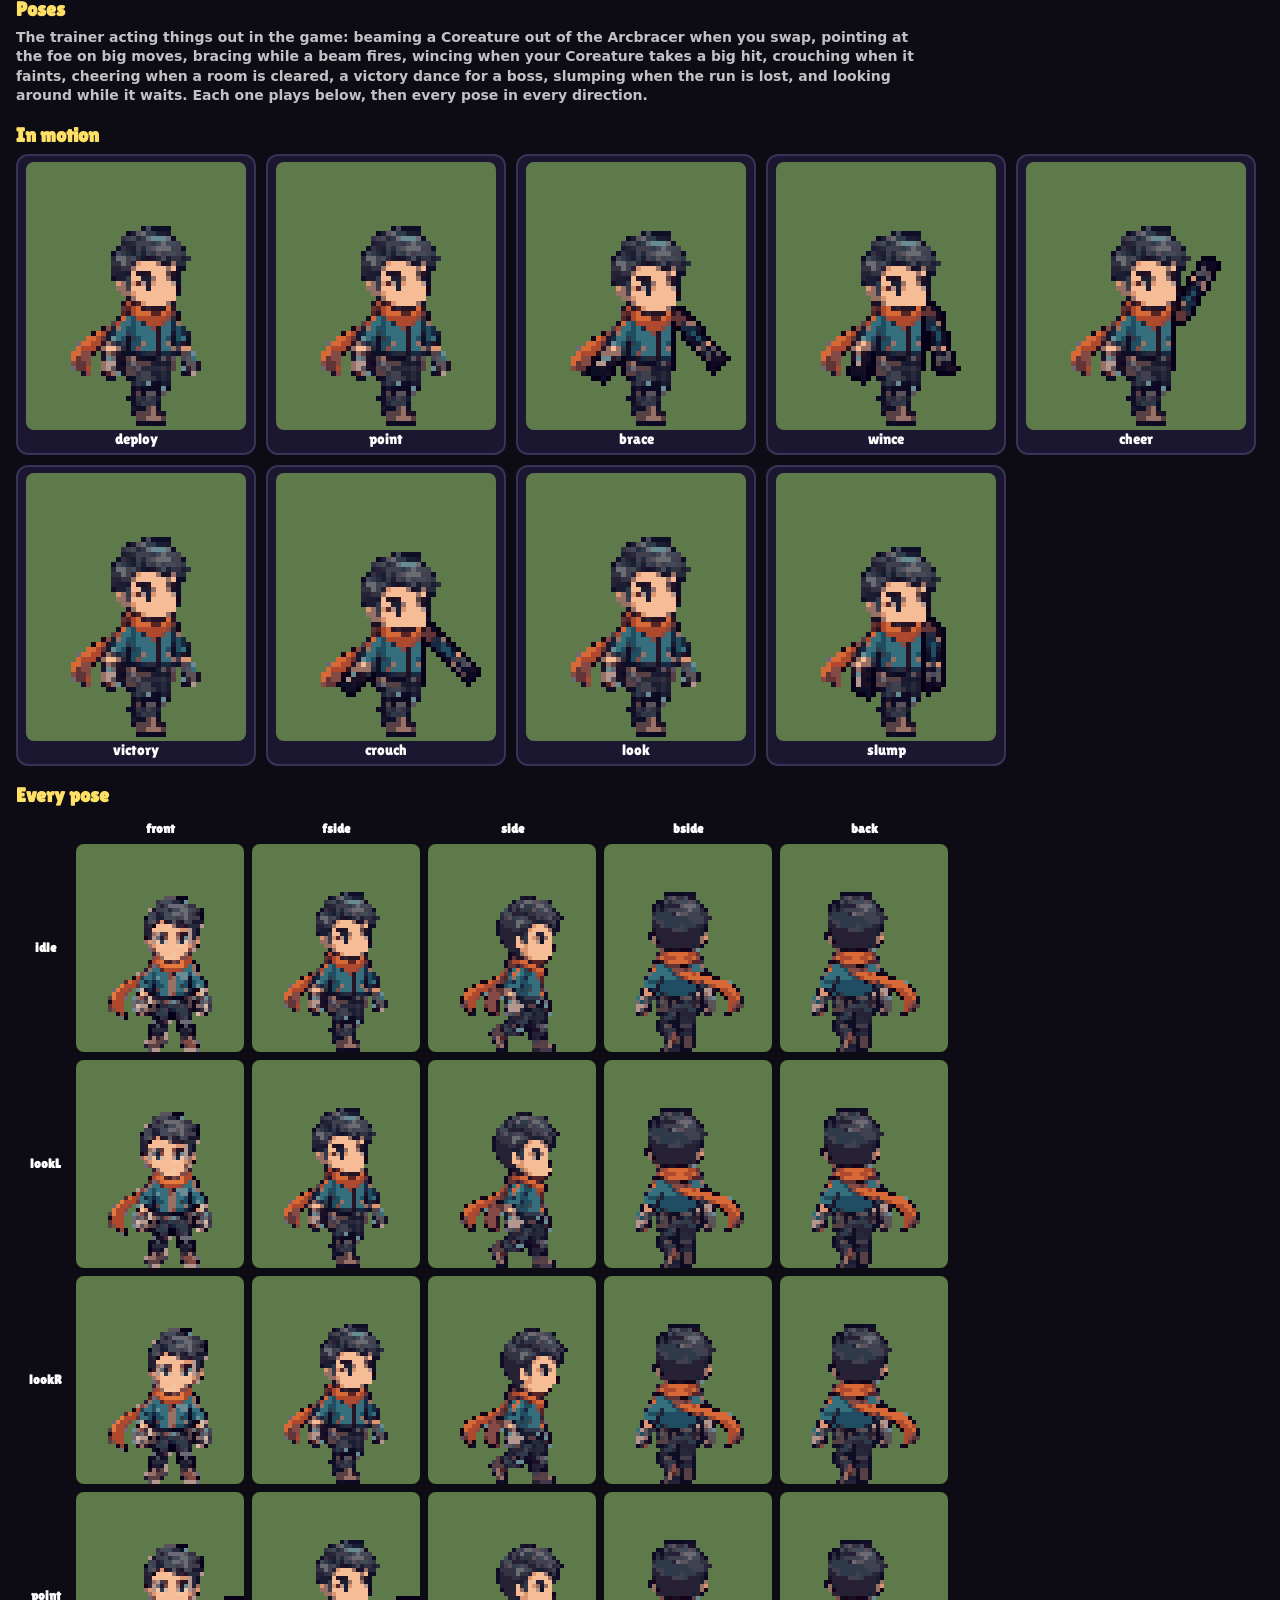
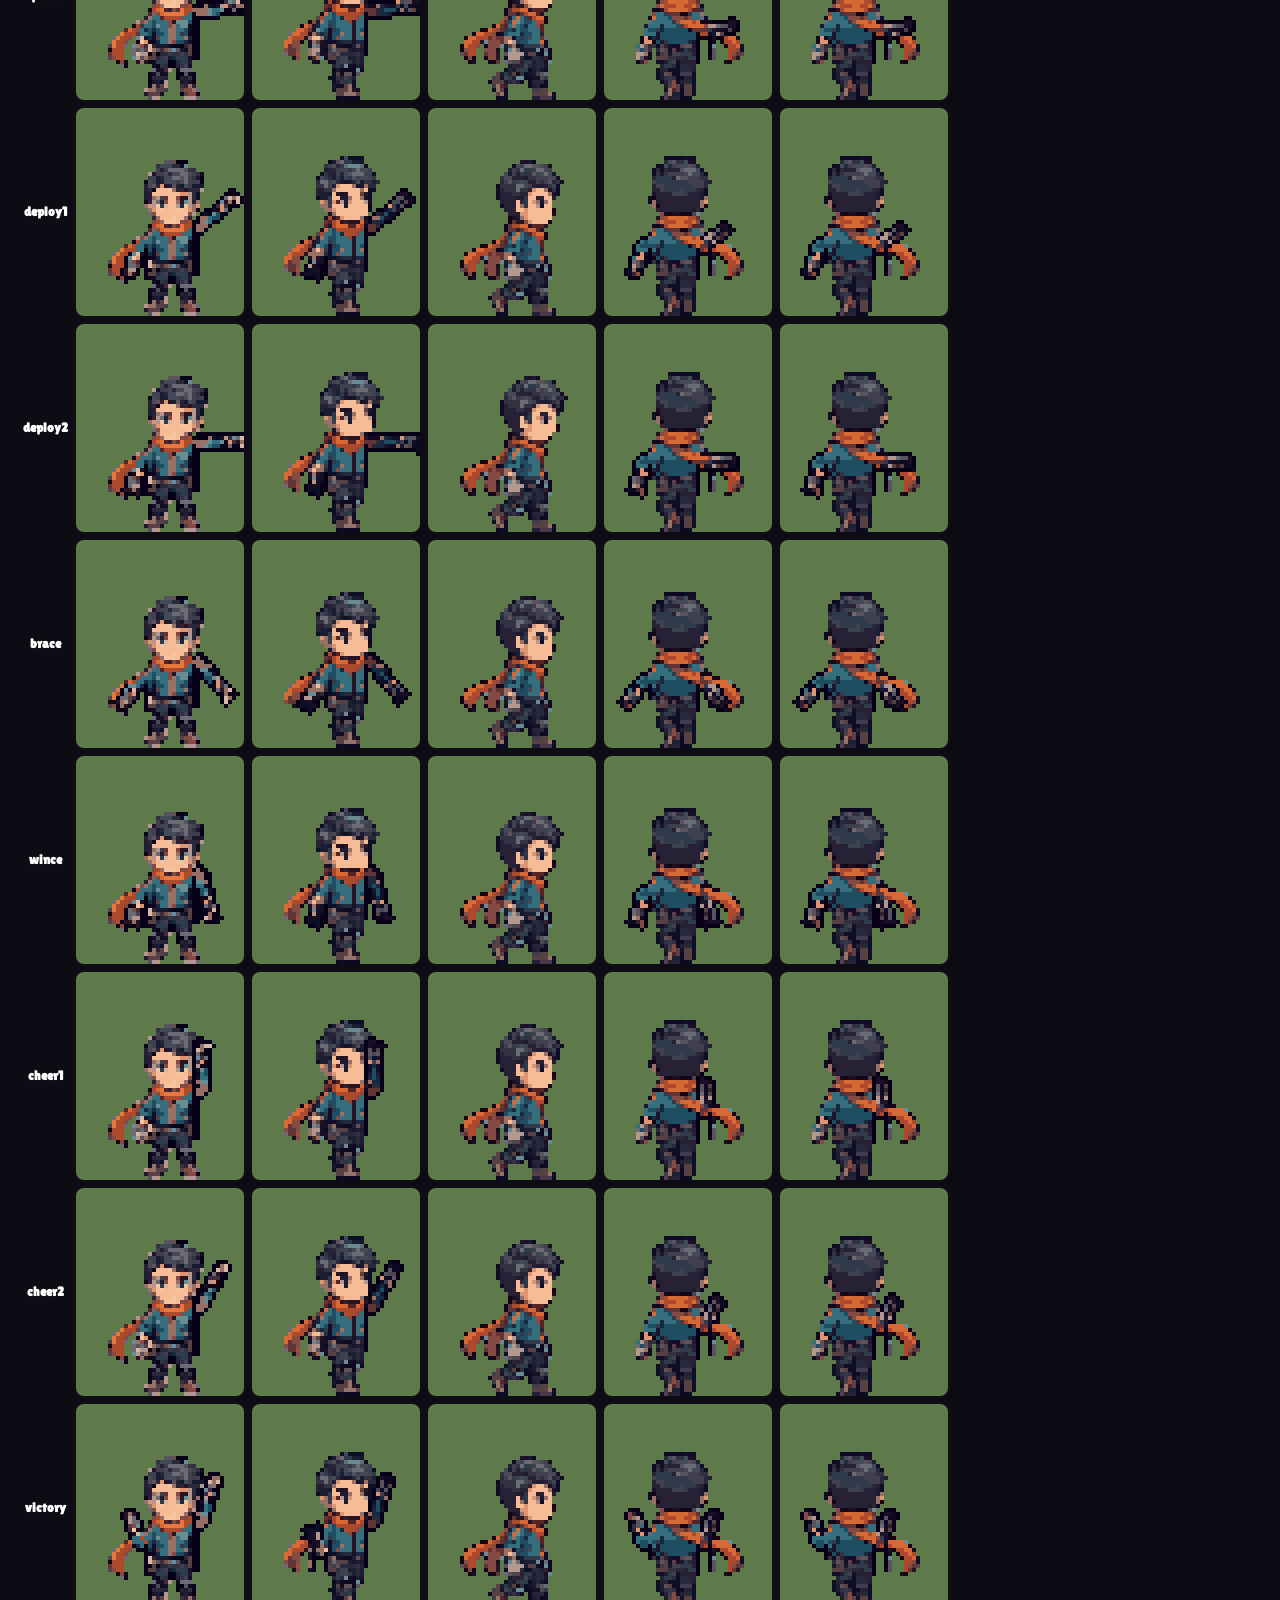
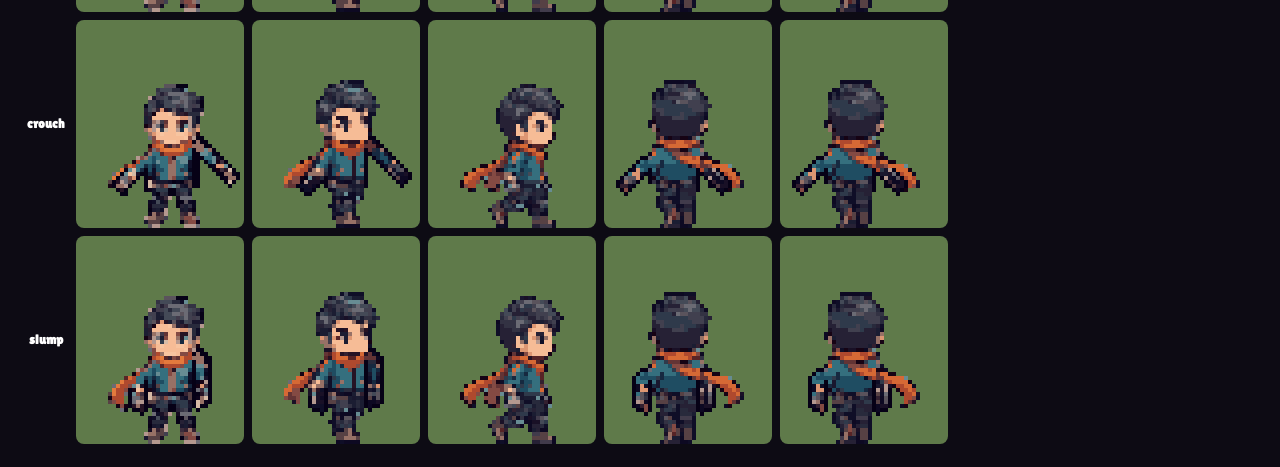
<file: trainer.html>
<!doctype html>
<html lang="en">
<head>
  <meta charset="utf-8">
  <meta name="viewport" content="width=device-width, initial-scale=1">
  <title>Trainer Review</title>
  <link rel="stylesheet" href="css/fonts.css">
  <style>
    body { margin: 0; background: #0d0b14; color: #fff; font-family: "Lilita One", "Arial Black", Arial, sans-serif; padding: 16px; }
    h1 { margin: 0 0 6px; font-size: 32px; color: #ffe066; }
    h2 { font-size: 20px; color: #ffe066; margin: 18px 0 8px; }
    .hint { font: 600 14px/1.4 system-ui, sans-serif; opacity: .75; max-width: 900px; }
    .acts { display: flex; flex-wrap: wrap; gap: 10px; }
    .act { background: #1c1730; border: 2px solid #3a3358; border-radius: 12px; padding: 6px 8px; text-align: center; font-size: 15px; }
    canvas { image-rendering: pixelated; background: #5f7a4a; border-radius: 8px; display: block; }
    table { border-collapse: separate; border-spacing: 6px; }
    td, th { text-align: center; font-size: 13px; }
  </style>
</head>
<body>
  <h1>Trainers</h1>
  <div class="hint">All eight trainers in every direction, walking on the right. Tap one to see its poses below.</div>
  <table id="looks"></table>
  <h2 id="pose-title">Poses</h2>
  <div class="hint">The trainer acting things out in the game: beaming a Coreature out of the Arcbracer when you swap, pointing at the foe on big moves, bracing while a beam fires, wincing when your Coreature takes a big hit, crouching when it faints, cheering when a room is cleared, a victory dance for a boss, slumping when the run is lost, and looking around while it waits. Each one plays below, then every pose in every direction.</div>
  <h2>In motion</h2>
  <div class="acts" id="acts"></div>
  <h2>Every pose</h2>
  <table id="sheet"></table>

  <script src="js/data.js"></script>
  <script src="js/pixel.js"></script>
  <script src="js/trainers-traced.js"></script>
  <script src="js/trainers.js"></script>
  <script src="js/trainer.js"></script>
  <script>
    const K = 5, VIEWS = ['front', 'fside', 'side', 'bside', 'back'];
    let LOOK = TRAINER_DEFAULT_LOOK;
    // every look: the 5 views, plus a walk going round
    const looks = document.getElementById('looks'), walkers = [];
    looks.innerHTML = '<tr><th></th>' + VIEWS.map(v => `<th>${v}</th>`).join('') + '<th>walk</th></tr>';
    for (const [key, o] of Object.entries(TRAINER_LOOK_NAMES)) {
      const tr = document.createElement('tr'); tr.style.cursor = 'pointer';
      tr.innerHTML = `<th>${o.name}</th>`;
      for (const v of [...VIEWS, 'walk']) {
        const td = document.createElement('td'), cv = document.createElement('canvas');
        cv.width = TW * 4 + 8; cv.height = TH * 4 + 8;
        if (v === 'walk') walkers.push({ key, cv }); else paint4(cv, trainerCanvas(key, v));
        td.appendChild(cv); tr.appendChild(td);
      }
      tr.onclick = () => { LOOK = key; document.getElementById('pose-title').textContent = 'Poses: ' + o.name; drawSheet(); };
      looks.appendChild(tr);
    }
    function paint4(cv, img, flip = false) {
      const x = cv.getContext('2d'); x.imageSmoothingEnabled = false; x.clearRect(0, 0, cv.width, cv.height);
      x.save(); if (flip) { x.translate(cv.width, 0); x.scale(-1, 1); }
      x.drawImage(img, 4, cv.height - img.height * 4 - 4, img.width * 4, img.height * 4); x.restore();
    }
    const paint = (cv, img, hop = 0) => {
      const x = cv.getContext('2d'); x.imageSmoothingEnabled = false; x.clearRect(0, 0, cv.width, cv.height);
      x.drawImage(img, (cv.width - img.width * K) / 2, cv.height - img.height * K - 4 - hop * K, img.width * K, img.height * K);
    };
    // acts, looping, in the three-quarter front view
    const acts = Object.keys(TRAINER_ACTS).filter(a => a !== 'slump').concat('slump');
    const boxes = acts.map(a => {
      const el = document.createElement('div'); el.className = 'act';
      const cv = document.createElement('canvas'); cv.width = TP_W * K + 10; cv.height = TP_H * K + 8;
      el.appendChild(cv); el.insertAdjacentHTML('beforeend', a);
      document.getElementById('acts').appendChild(el);
      return { a, cv };
    });
    const t0 = performance.now();
    (function tick() {
      const t = (performance.now() - t0) / 1000;
      for (const { a, cv } of boxes) {
        const len = TRAINER_ACTS[a].frames.reduce((s, f) => s + Math.min(f[1], 2), 0) + 0.6;
        const f = trainerActFrame(a, t % len) || { pose: 'idle', hop: 0 };
        paint(cv, trainerPose(LOOK, 'fside', f.pose), f.hop);
      }
      const dirs = ['front', 'fside', 'side', 'bside', 'back', 'bside', 'side', 'fside'], d = Math.floor(t / 1.2) % 8;
      for (const { key, cv } of walkers) paint4(cv, (w => w[Math.floor(t * 1.5 * w.length) % w.length])(trainerWalk(key, dirs[d])), d > 4);
      requestAnimationFrame(tick);
    })();
    // the sheet
    const sheet = document.getElementById('sheet');
    function drawSheet() {
    sheet.innerHTML = '<tr><th></th>' + VIEWS.map(v => `<th>${v}</th>`).join('') + '</tr>';
    for (const p of Object.keys(TRAINER_POSES)) {
      const tr = document.createElement('tr');
      tr.innerHTML = `<th>${p}</th>`;
      for (const v of VIEWS) {
        const td = document.createElement('td'), cv = document.createElement('canvas');
        cv.width = TP_W * 4; cv.height = TP_H * 4;
        const x = cv.getContext('2d'); x.imageSmoothingEnabled = false;
        const img = trainerPose(LOOK, v, p);
        x.drawImage(img, 0, 0, img.width * 4, img.height * 4);
        td.appendChild(cv); tr.appendChild(td);
      }
      sheet.appendChild(tr);
    }
    }
    drawSheet();
  </script>
</body>
</html>
</file>
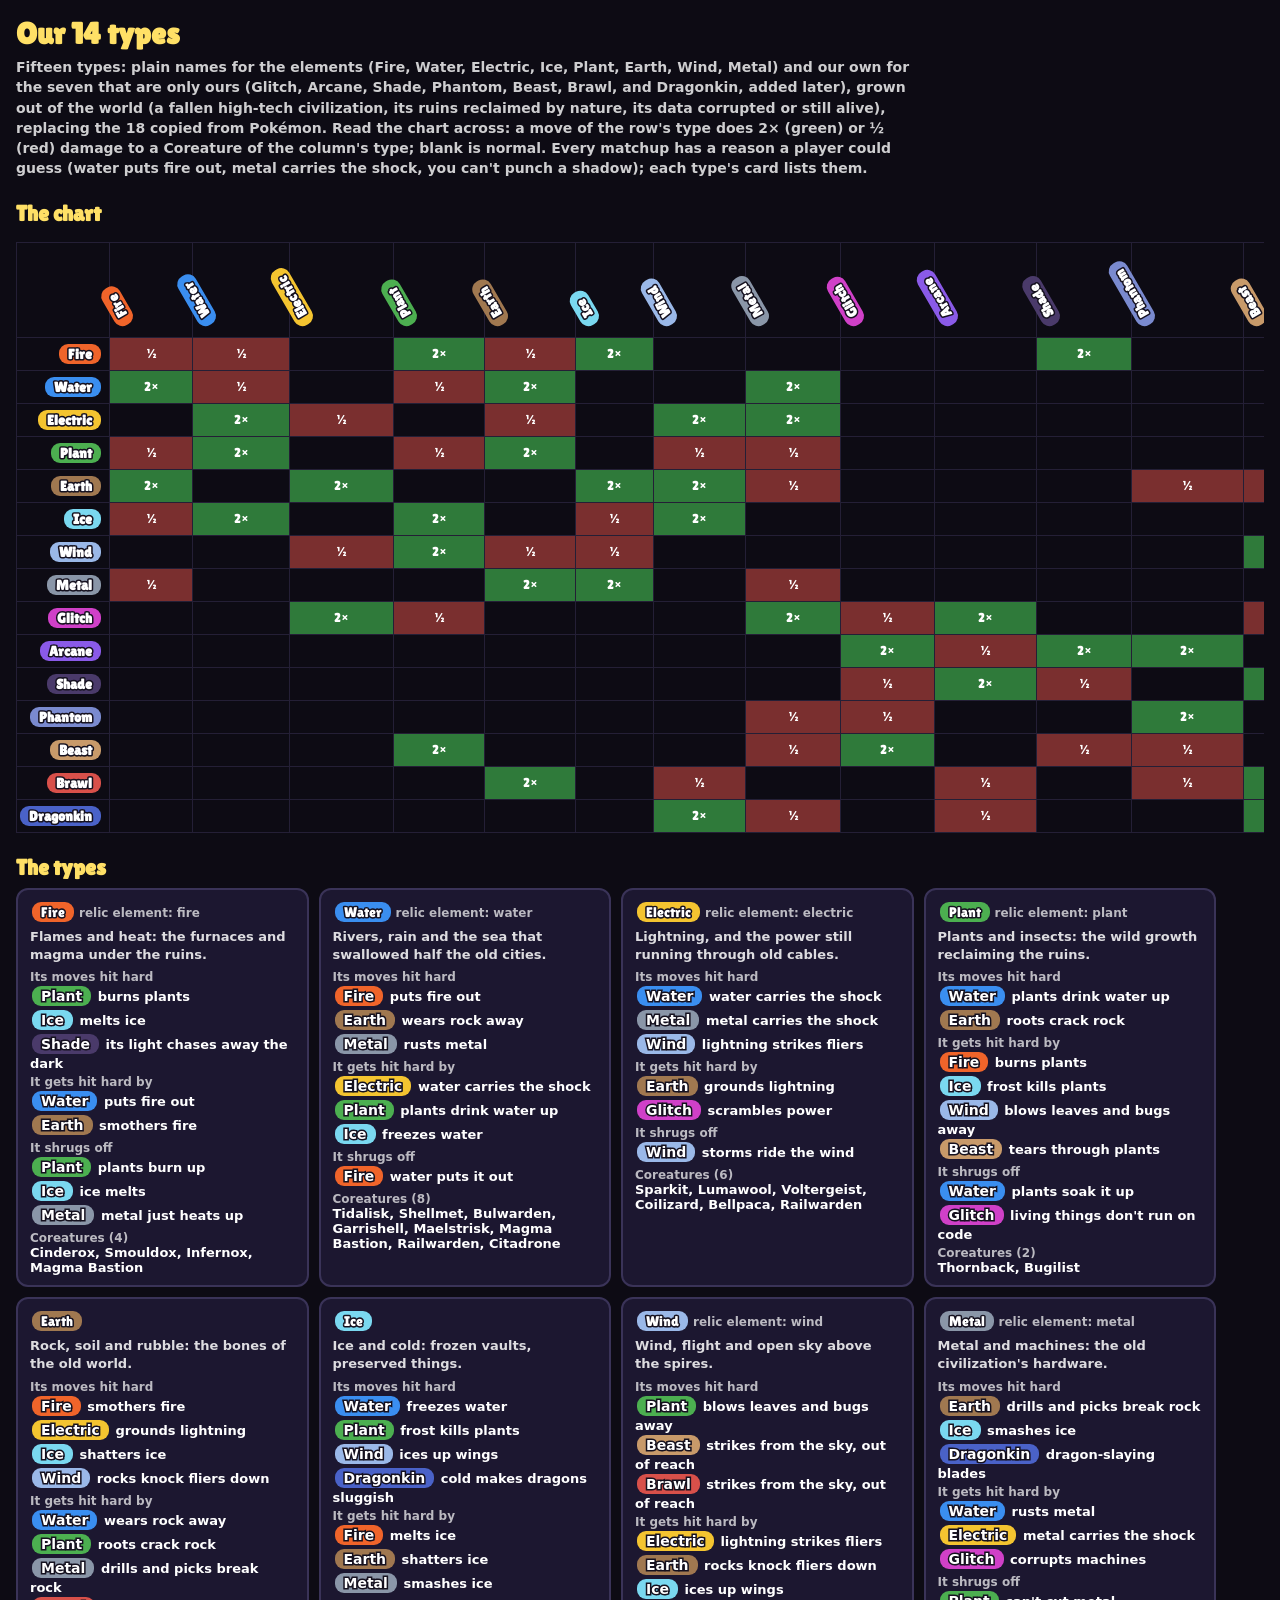
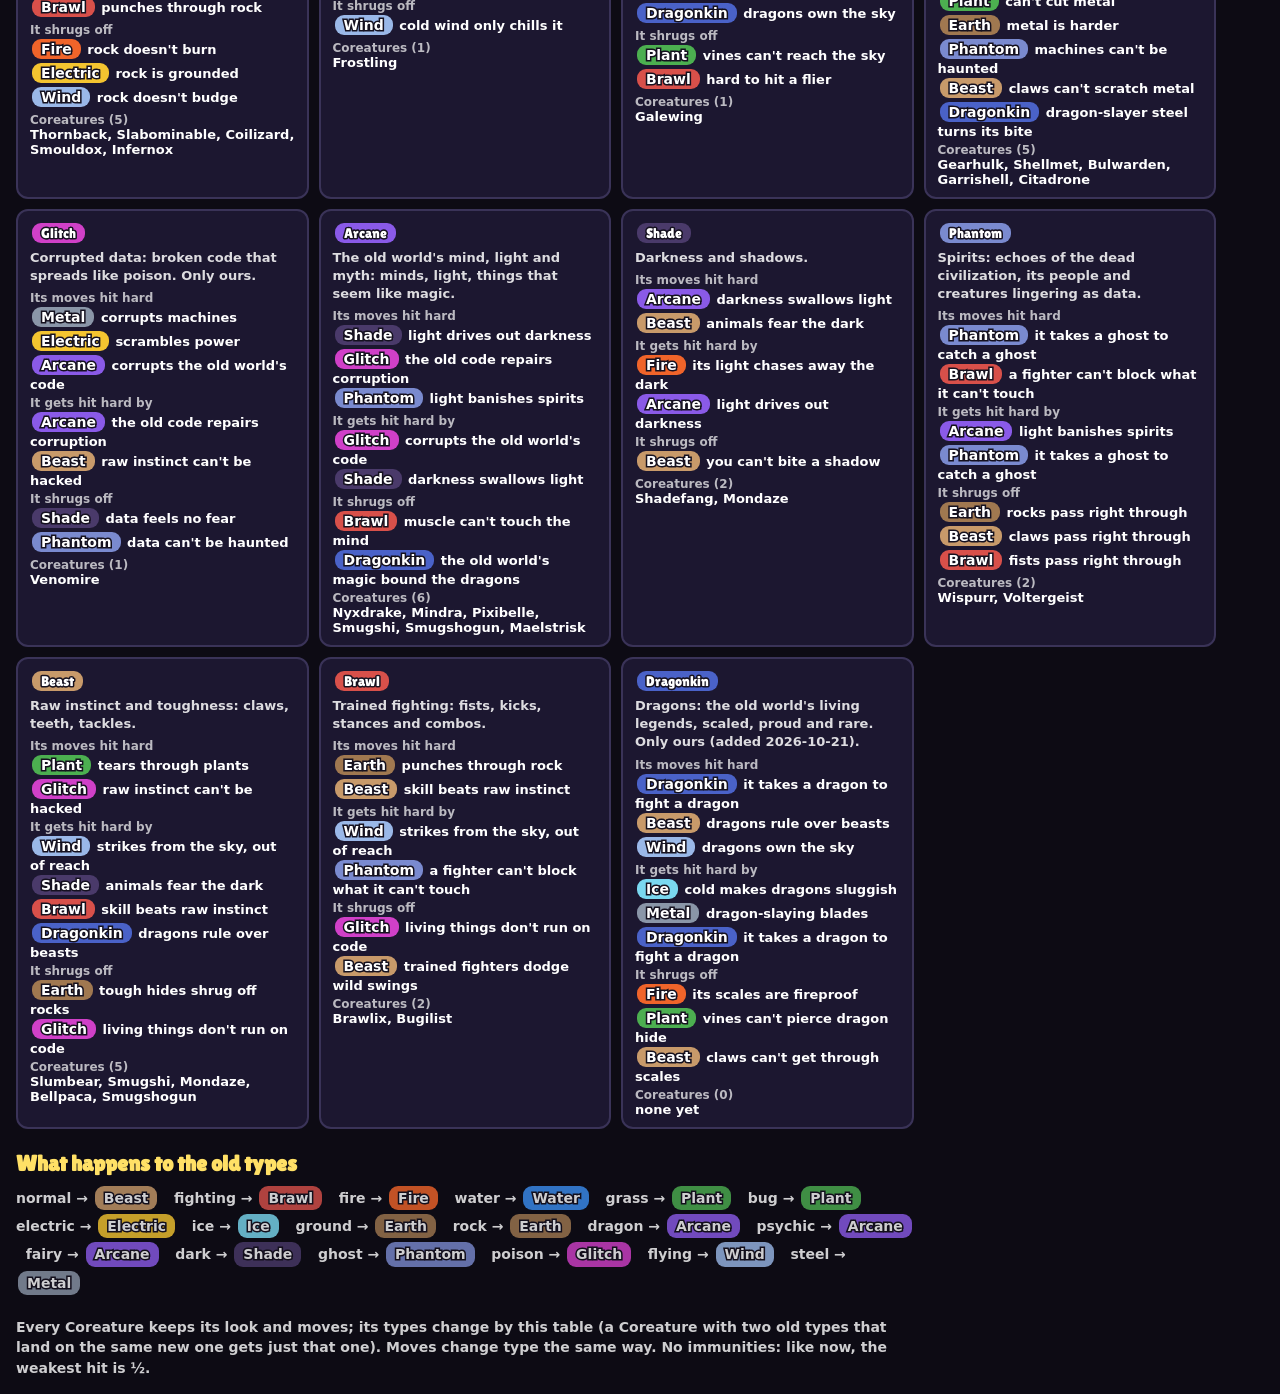
<file: types.html>
<!doctype html>
<html lang="en">
<head>
  <meta charset="utf-8">
  <meta name="viewport" content="width=device-width, initial-scale=1">
  <title>Deep Archive Types</title>
  <link rel="stylesheet" href="css/fonts.css">
  <style>
    body { margin: 0; background: #0d0b14; color: #fff; font-family: "Lilita One", "Arial Black", Arial, sans-serif; padding: 16px; }
    h1 { margin: 0 0 6px; font-size: 30px; color: #ffe066; }
    h2 { font-size: 22px; color: #ffe066; margin: 22px 0 8px; }
    .hint { font: 600 14px/1.45 system-ui, sans-serif; opacity: .8; max-width: 900px; }
    .tag { display: inline-block; padding: 2px 9px; border-radius: 9px; font-size: 14px; color: #fff; -webkit-text-stroke: 3px #15111f; paint-order: stroke fill; margin: 2px 2px; }
    table.chart { border-collapse: collapse; margin-top: 8px; }
    .chart td, .chart th { width: 34px; height: 30px; text-align: center; font-size: 13px; border: 1px solid #241f36; }
    .chart th.col { height: 92px; vertical-align: bottom; }
    .chart th.col span { display: inline-block; transform: rotate(-60deg); transform-origin: left bottom; white-space: nowrap; margin-left: 18px; }
    .chart th.row { text-align: right; padding-right: 6px; width: auto; }
    .x2 { background: #2f7a3a; } .xh { background: #7a2f2f; }
    .cards { display: grid; grid-template-columns: repeat(auto-fill, minmax(270px, 1fr)); gap: 10px; max-width: 1200px; }
    .card { background: #1c1730; border: 2px solid #3a3358; border-radius: 12px; padding: 10px 12px; }
    .card .d { font: 600 13px/1.4 system-ui, sans-serif; opacity: .85; margin: 4px 0 6px; }
    .card .l { font: 700 12px system-ui, sans-serif; opacity: .7; margin-top: 4px; }
    .card .m { font: 600 13px system-ui, sans-serif; }
    .wrap { overflow-x: auto; }
  </style>
</head>
<body>
  <h1>Our 14 types</h1>
  <div class="hint">Fifteen types: plain names for the elements (Fire, Water, Electric, Ice, Plant, Earth, Wind, Metal) and our own for the seven that are only ours (Glitch, Arcane, Shade, Phantom, Beast, Brawl, and Dragonkin, added later), grown out of the world (a fallen high-tech civilization, its ruins reclaimed by nature, its data corrupted or still alive), replacing the 18 copied from Pokémon. Read the chart across: a move of the row's type does <b>2×</b> (green) or <b>½</b> (red) damage to a Coreature of the column's type; blank is normal. Every matchup has a reason a player could guess (water puts fire out, metal carries the shock, you can't punch a shadow); each type's card lists them.</div>
  <h2>The chart</h2>
  <div class="wrap"><table class="chart" id="chart"></table></div>
  <h2>The types</h2>
  <div class="cards" id="cards"></div>
  <h2>What happens to the old types</h2>
  <div class="hint" id="old"></div>

  <script>
    // The design page for the 14 types (in the game since r87; the game's own copy is in js/data.js: TYPES, TYPE_WHY, TYPE_WHY_HALF).
    const T = {"fire":{"name":"Fire","color":"#f0642a","desc":"Flames and heat: the furnaces and magma under the ruins.","relic":"fire"},"water":{"name":"Water","color":"#3a8ef0","desc":"Rivers, rain and the sea that swallowed half the old cities.","relic":"water"},"electric":{"name":"Electric","color":"#f4c430","desc":"Lightning, and the power still running through old cables.","relic":"electric"},"plant":{"name":"Plant","color":"#4caf50","desc":"Plants and insects: the wild growth reclaiming the ruins.","relic":"plant"},"earth":{"name":"Earth","color":"#a07850","desc":"Rock, soil and rubble: the bones of the old world."},"ice":{"name":"Ice","color":"#7ad8f0","desc":"Ice and cold: frozen vaults, preserved things."},"wind":{"name":"Wind","color":"#9ab8e8","desc":"Wind, flight and open sky above the spires.","relic":"wind"},"metal":{"name":"Metal","color":"#8a96a8","desc":"Metal and machines: the old civilization's hardware.","relic":"metal"},"glitch":{"name":"Glitch","color":"#d040c8","desc":"Corrupted data: broken code that spreads like poison. Only ours."},"arcane":{"name":"Arcane","color":"#8a5ae8","desc":"The old world's mind, light and myth: minds, light, things that seem like magic."},"shade":{"name":"Shade","color":"#4a3a6a","desc":"Darkness and shadows."},"phantom":{"name":"Phantom","color":"#7a8acf","desc":"Spirits: echoes of the dead civilization, its people and creatures lingering as data."},"beast":{"name":"Beast","color":"#c89a6a","desc":"Raw instinct and toughness: claws, teeth, tackles."},"brawl":{"name":"Brawl","color":"#d8504a","desc":"Trained fighting: fists, kicks, stances and combos."},"dragonkin":{"name":"Dragonkin","color":"#4a62c8","desc":"Dragons: the old world's living legends, scaled, proud and rare. Only ours (added 2026-10-21)."}};
    // attacking type -> { target: why } for 2x (WHY2) and for 1/2 (WHYH): every matchup has a reason a player could guess
    const WHY2 = {"fire":{"plant":"burns plants","ice":"melts ice","shade":"its light chases away the dark"},"water":{"fire":"puts fire out","earth":"wears rock away","metal":"rusts metal"},"electric":{"water":"water carries the shock","metal":"metal carries the shock","wind":"lightning strikes fliers"},"plant":{"water":"plants drink water up","earth":"roots crack rock"},"earth":{"fire":"smothers fire","electric":"grounds lightning","ice":"shatters ice","wind":"rocks knock fliers down"},"ice":{"water":"freezes water","plant":"frost kills plants","wind":"ices up wings","dragonkin":"cold makes dragons sluggish"},"wind":{"plant":"blows leaves and bugs away","beast":"strikes from the sky, out of reach","brawl":"strikes from the sky, out of reach"},"metal":{"earth":"drills and picks break rock","ice":"smashes ice","dragonkin":"dragon-slaying blades"},"glitch":{"metal":"corrupts machines","electric":"scrambles power","arcane":"corrupts the old world's code"},"arcane":{"shade":"light drives out darkness","glitch":"the old code repairs corruption","phantom":"light banishes spirits"},"shade":{"arcane":"darkness swallows light","beast":"animals fear the dark"},"phantom":{"phantom":"it takes a ghost to catch a ghost","brawl":"a fighter can't block what it can't touch"},"beast":{"plant":"tears through plants","glitch":"raw instinct can't be hacked"},"brawl":{"earth":"punches through rock","beast":"skill beats raw instinct"},"dragonkin":{"dragonkin":"it takes a dragon to fight a dragon","beast":"dragons rule over beasts","wind":"dragons own the sky"}};
    const WHYH = {"fire":{"water":"water puts it out","earth":"rock doesn't burn","fire":"fire on fire","dragonkin":"its scales are fireproof"},"water":{"plant":"plants soak it up","water":"water on water"},"electric":{"earth":"rock is grounded","electric":"lightning on lightning"},"plant":{"fire":"plants burn up","metal":"can't cut metal","wind":"vines can't reach the sky","plant":"plant on plant","dragonkin":"vines can't pierce dragon hide"},"earth":{"metal":"metal is harder","beast":"tough hides shrug off rocks","phantom":"rocks pass right through"},"ice":{"fire":"ice melts","ice":"ice on ice"},"wind":{"earth":"rock doesn't budge","ice":"cold wind only chills it","electric":"storms ride the wind"},"metal":{"fire":"metal just heats up","metal":"metal on metal"},"glitch":{"plant":"living things don't run on code","beast":"living things don't run on code","brawl":"living things don't run on code","glitch":"bug on bug"},"arcane":{"arcane":"mind on mind"},"shade":{"glitch":"data feels no fear","shade":"dark on dark"},"phantom":{"metal":"machines can't be haunted","glitch":"data can't be haunted"},"beast":{"metal":"claws can't scratch metal","shade":"you can't bite a shadow","phantom":"claws pass right through","brawl":"trained fighters dodge wild swings","dragonkin":"claws can't get through scales"},"brawl":{"phantom":"fists pass right through","wind":"hard to hit a flier","arcane":"muscle can't touch the mind"},"dragonkin":{"metal":"dragon-slayer steel turns its bite","arcane":"the old world's magic bound the dragons"}};
    const C = Object.fromEntries(Object.keys(WHY2).map(a => [a, { 2: Object.keys(WHY2[a]), h: Object.keys(WHYH[a]) }]));
    // every Coreature's new types, from its old ones
    const MAP = {"normal": "beast", "fighting": "brawl", "fire": "fire", "water": "water", "grass": "plant", "bug": "plant", "electric": "electric", "ice": "ice", "ground": "earth", "rock": "earth", "dragon": "arcane", "psychic": "arcane", "fairy": "arcane", "dark": "shade", "ghost": "phantom", "poison": "glitch", "flying": "wind", "steel": "metal"};
    const MONS = [['Sparkit', 'electric'], ['Cinderox', 'fire'], ['Tidalisk', 'water'], ['Thornback', 'grass/ground'], ['Slumbear', 'normal'], ['Frostling', 'ice'],
      ['Nyxdrake', 'dragon'], ['Slabominable', 'rock/ground'], ['Mindra', 'psychic'], ['Shadefang', 'dark'], ['Lumawool', 'electric'], ['Brawlix', 'fighting'],
      ['Galewing', 'flying'], ['Venomire', 'poison'], ['Bugilist', 'bug/fighting'], ['Wispurr', 'ghost'], ['Gearhulk', 'steel'], ['Pixibelle', 'fairy'],
      ['Smugshi', 'normal/fairy'], ['Mondaze', 'normal/dark'], ['Voltergeist', 'electric/ghost'], ['Coilizard', 'electric/rock'], ['Bellpaca', 'electric/normal'],
      ['Smouldox', 'fire/rock'], ['Shellmet', 'water/steel'], ['Bulwarden', 'water/steel'], ['Garrishell', 'water/steel'], ['Smugshogun', 'normal/fairy'],
      ['Infernox', 'fire/ground'], ['Maelstrisk', 'water/dragon'], ['Magma Bastion', 'water/fire'], ['Railwarden', 'water/electric'], ['Citadrone', 'water/steel']];
    const newTypes = old => [...new Set(old.split('/').map(t => MAP[t]))];
    const tag = k => `<span class="tag" style="background:${T[k].color}">${T[k].name}</span>`;
    const keys = Object.keys(T);
    const mult = (a, d) => C[a][2].includes(d) ? 2 : C[a].h.includes(d) ? 0.5 : 1;
    // the chart
    let h = '<tr><th></th>' + keys.map(k => `<th class="col"><span>${tag(k)}</span></th>`).join('') + '</tr>';
    for (const a of keys) h += `<tr><th class="row">${tag(a)}</th>` + keys.map(d => { const m = mult(a, d); return `<td class="${m === 2 ? 'x2' : m === 0.5 ? 'xh' : ''}">${m === 2 ? '2×' : m === 0.5 ? '½' : ''}</td>`; }).join('') + '</tr>';
    document.getElementById('chart').innerHTML = h;
    // a card per type: what it's good and bad against, who has it
    const who = k => MONS.filter(([, o]) => newTypes(o).includes(k)).map(([n]) => n);
    document.getElementById('cards').innerHTML = keys.map(k => {
      const weak = keys.filter(a => mult(a, k) === 2), resist = keys.filter(a => mult(a, k) === 0.5);
      return `<div class="card">${tag(k)}${T[k].relic ? ` <span class="l">relic element: ${T[k].relic}</span>` : ''}<div class="d">${T[k].desc}</div>
        <div class="l">Its moves hit hard</div><div class="m">${C[k][2].map(t => tag(t) + ' ' + WHY2[k][t]).join('<br>')}</div>
        <div class="l">It gets hit hard by</div><div class="m">${weak.map(a => tag(a) + ' ' + WHY2[a][k]).join('<br>') || 'nothing'}</div>
        <div class="l">It shrugs off</div><div class="m">${resist.filter(a => a !== k).map(a => tag(a) + ' ' + WHYH[a][k]).join('<br>') || 'nothing'}</div>
        <div class="l">Coreatures (${who(k).length})</div><div class="m">${who(k).join(', ') || 'none yet'}</div></div>`;
    }).join('');
    document.getElementById('old').innerHTML = Object.entries(MAP).map(([o, n]) => `${o} → ${tag(n)}`).join(' &nbsp; ') +
      '<br><br>Every Coreature keeps its look and moves; its types change by this table (a Coreature with two old types that land on the same new one gets just that one). Moves change type the same way. No immunities: like now, the weakest hit is ½.';
  </script>
</body>
</html>
</file>
<file: css/fonts.css>
/* Lilita One by Juan Montoreano, bundled so the game works offline (as a desktop or phone app).
   SIL Open Font License 1.1: see fonts/OFL.txt. */
@font-face {
  font-family: 'Lilita One';
  font-style: normal;
  font-weight: 400;
  font-display: swap;
  src: url(../fonts/LilitaOne-latin.woff2) format('woff2');
  unicode-range: U+0000-00FF, U+0131, U+0152-0153, U+02BB-02BC, U+02C6, U+02DA, U+02DC, U+0304, U+0308, U+0329, U+2000-206F, U+20AC, U+2122, U+2191, U+2193, U+2212, U+2215, U+FEFF, U+FFFD;
}
@font-face {
  font-family: 'Lilita One';
  font-style: normal;
  font-weight: 400;
  font-display: swap;
  src: url(../fonts/LilitaOne-latin-ext.woff2) format('woff2');
  unicode-range: U+0100-02BA, U+02BD-02C5, U+02C7-02CC, U+02CE-02D7, U+02DD-02FF, U+0304, U+0308, U+0329, U+1D00-1DBF, U+1E00-1E9F, U+1EF2-1EFF, U+2020, U+20A0-20AB, U+20AD-20C4, U+2113, U+2C60-2C7F, U+A720-A7FF;
}
</file>
